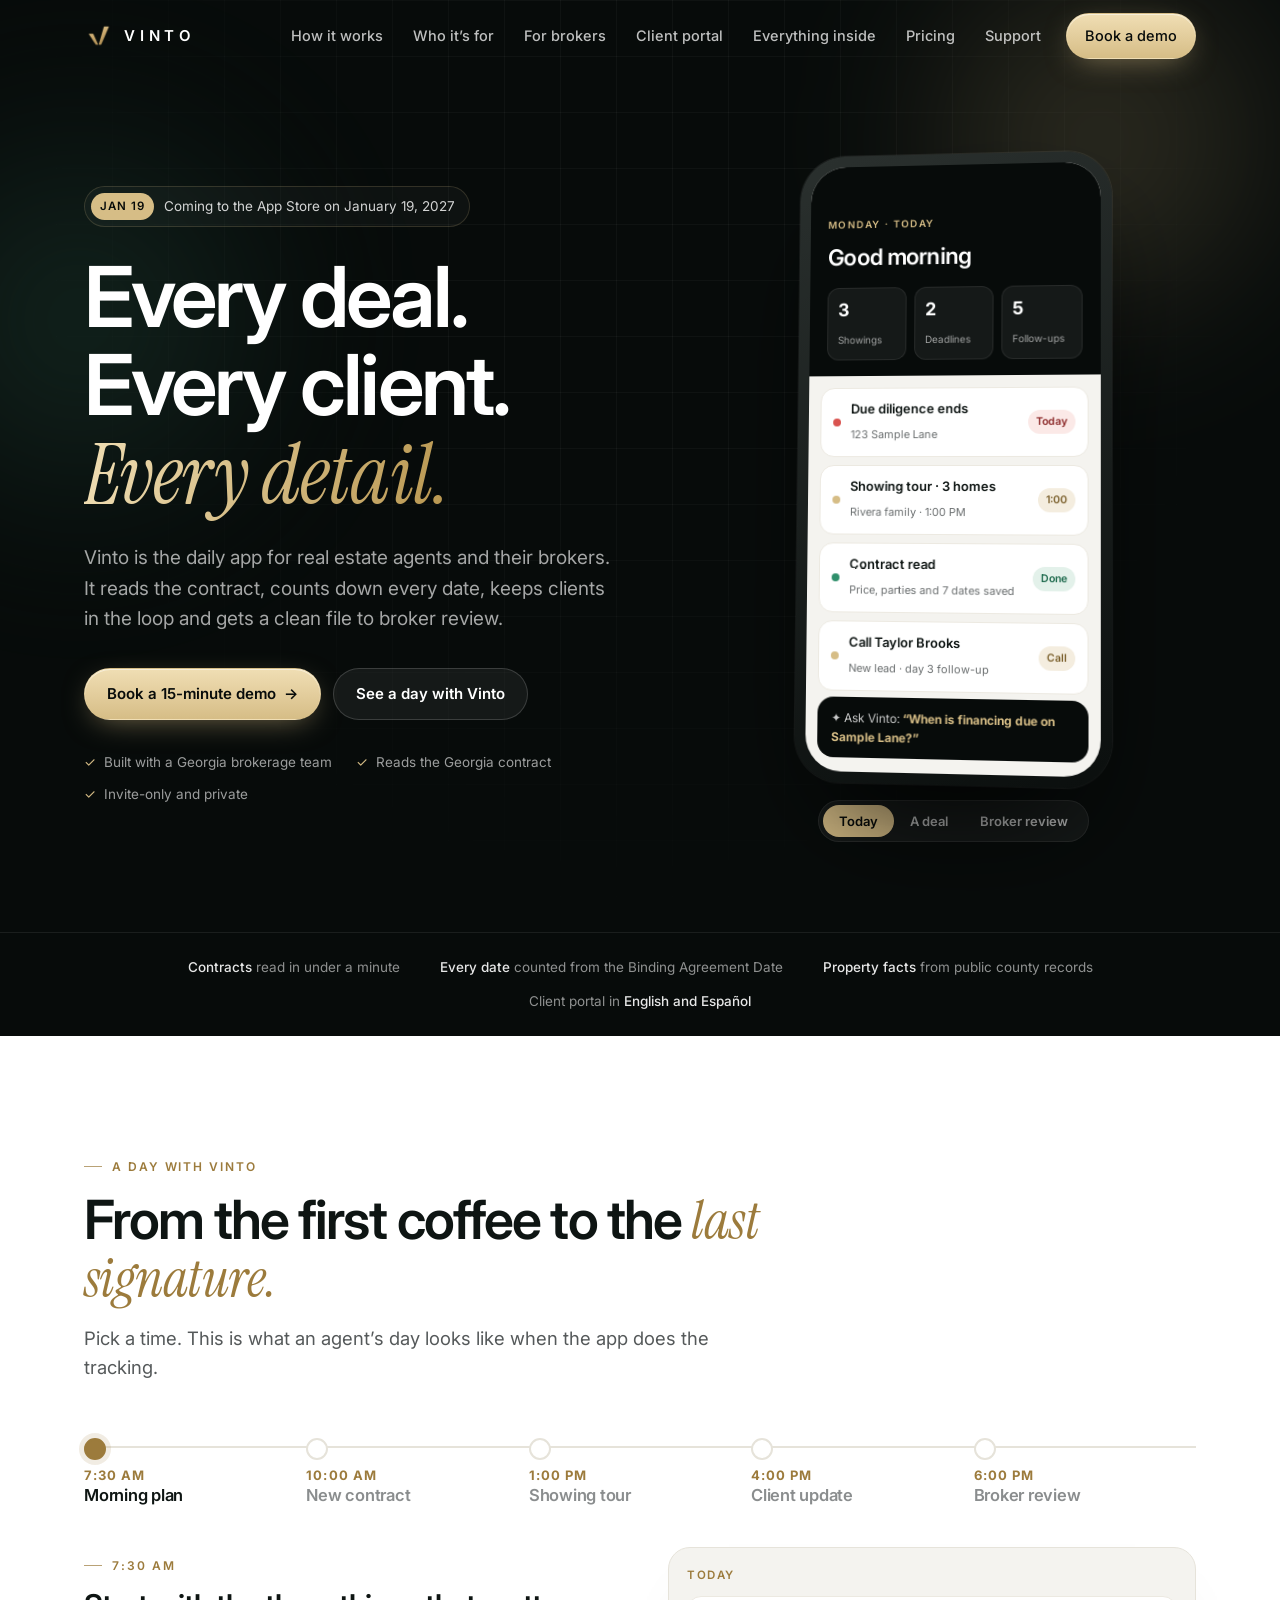
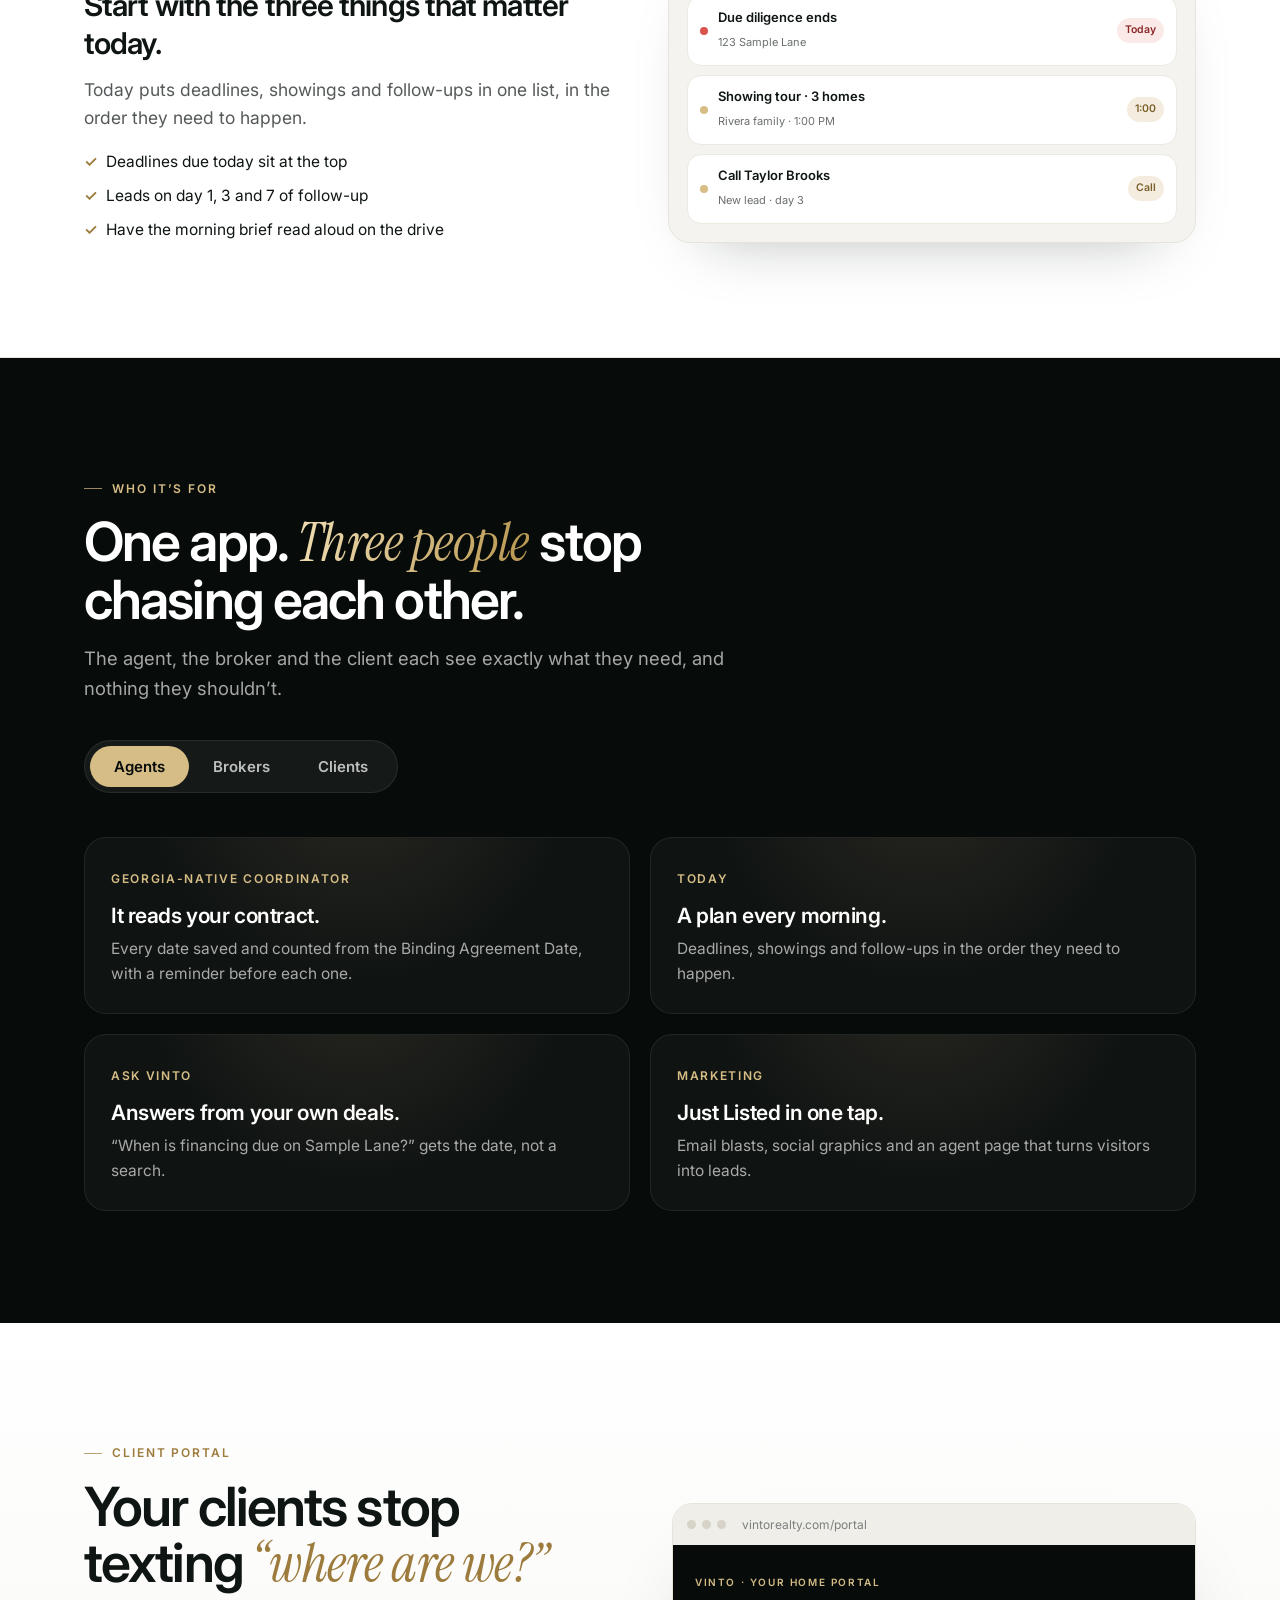
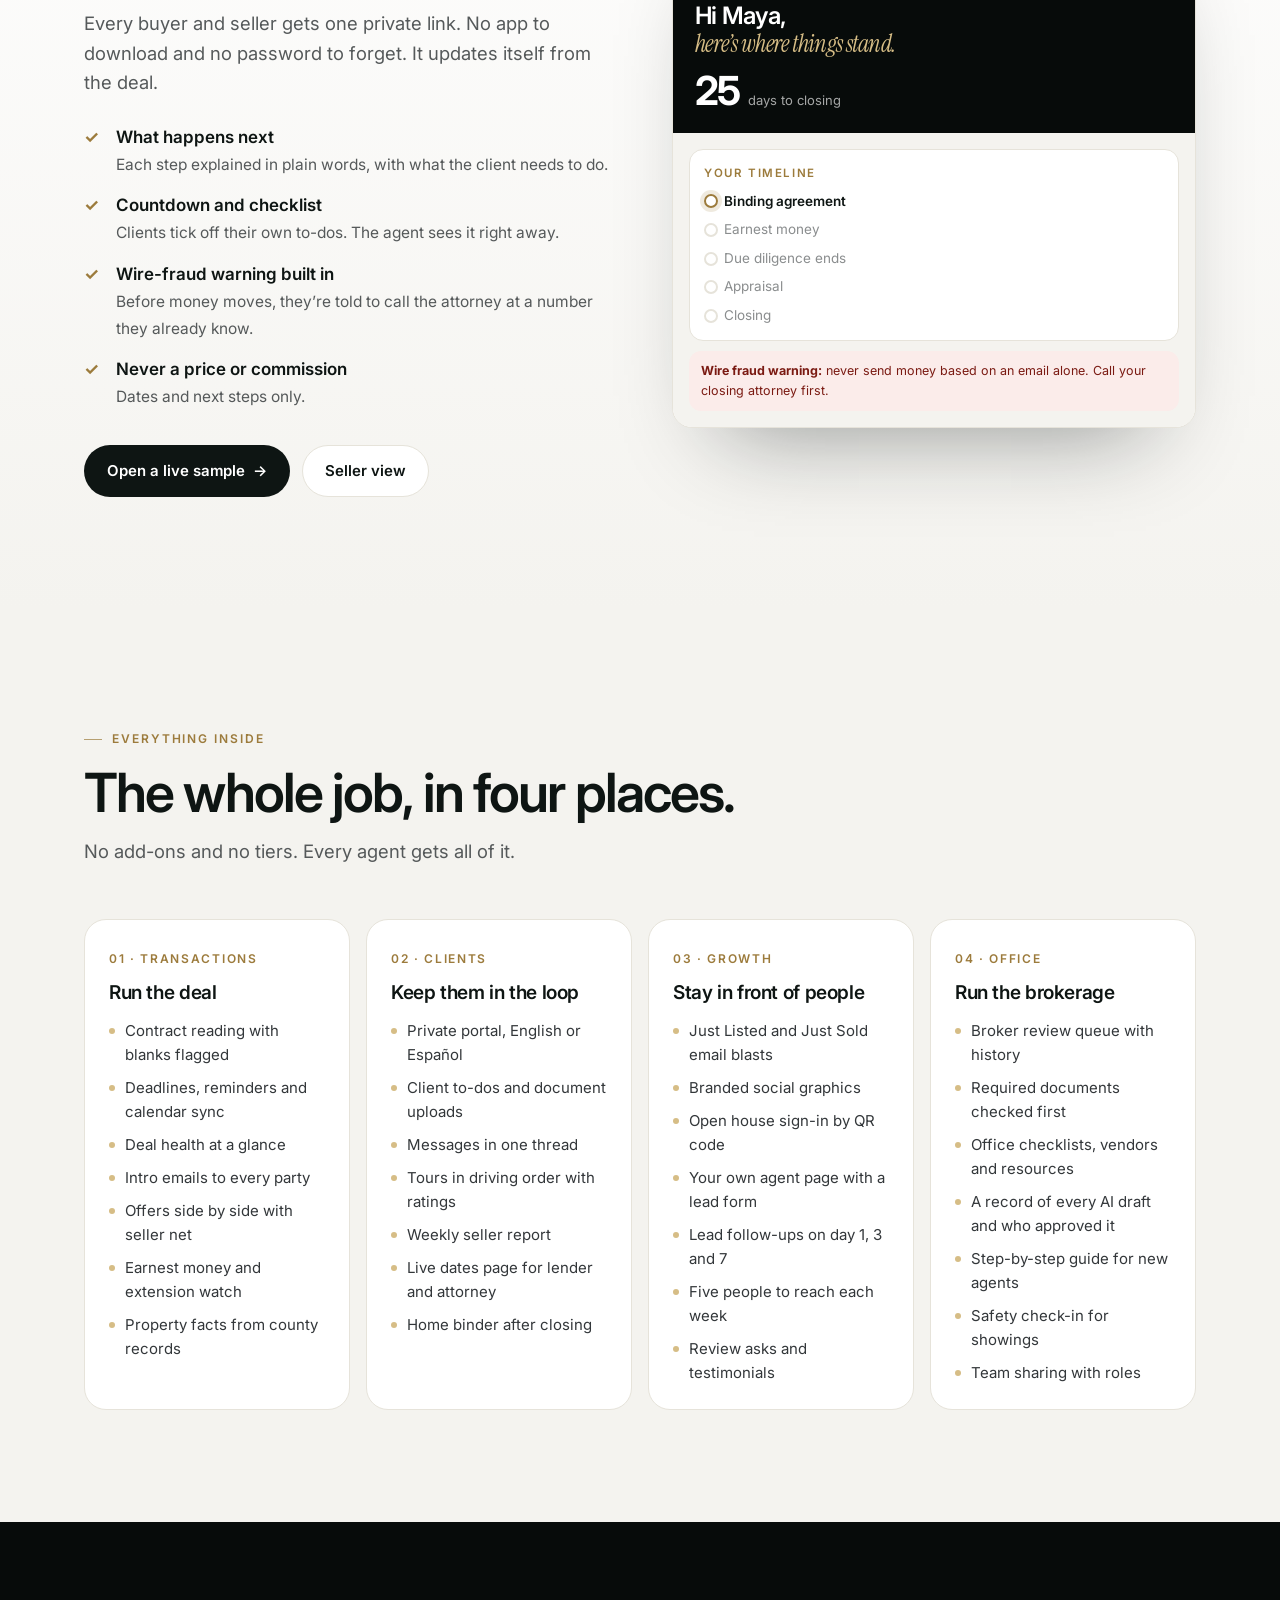
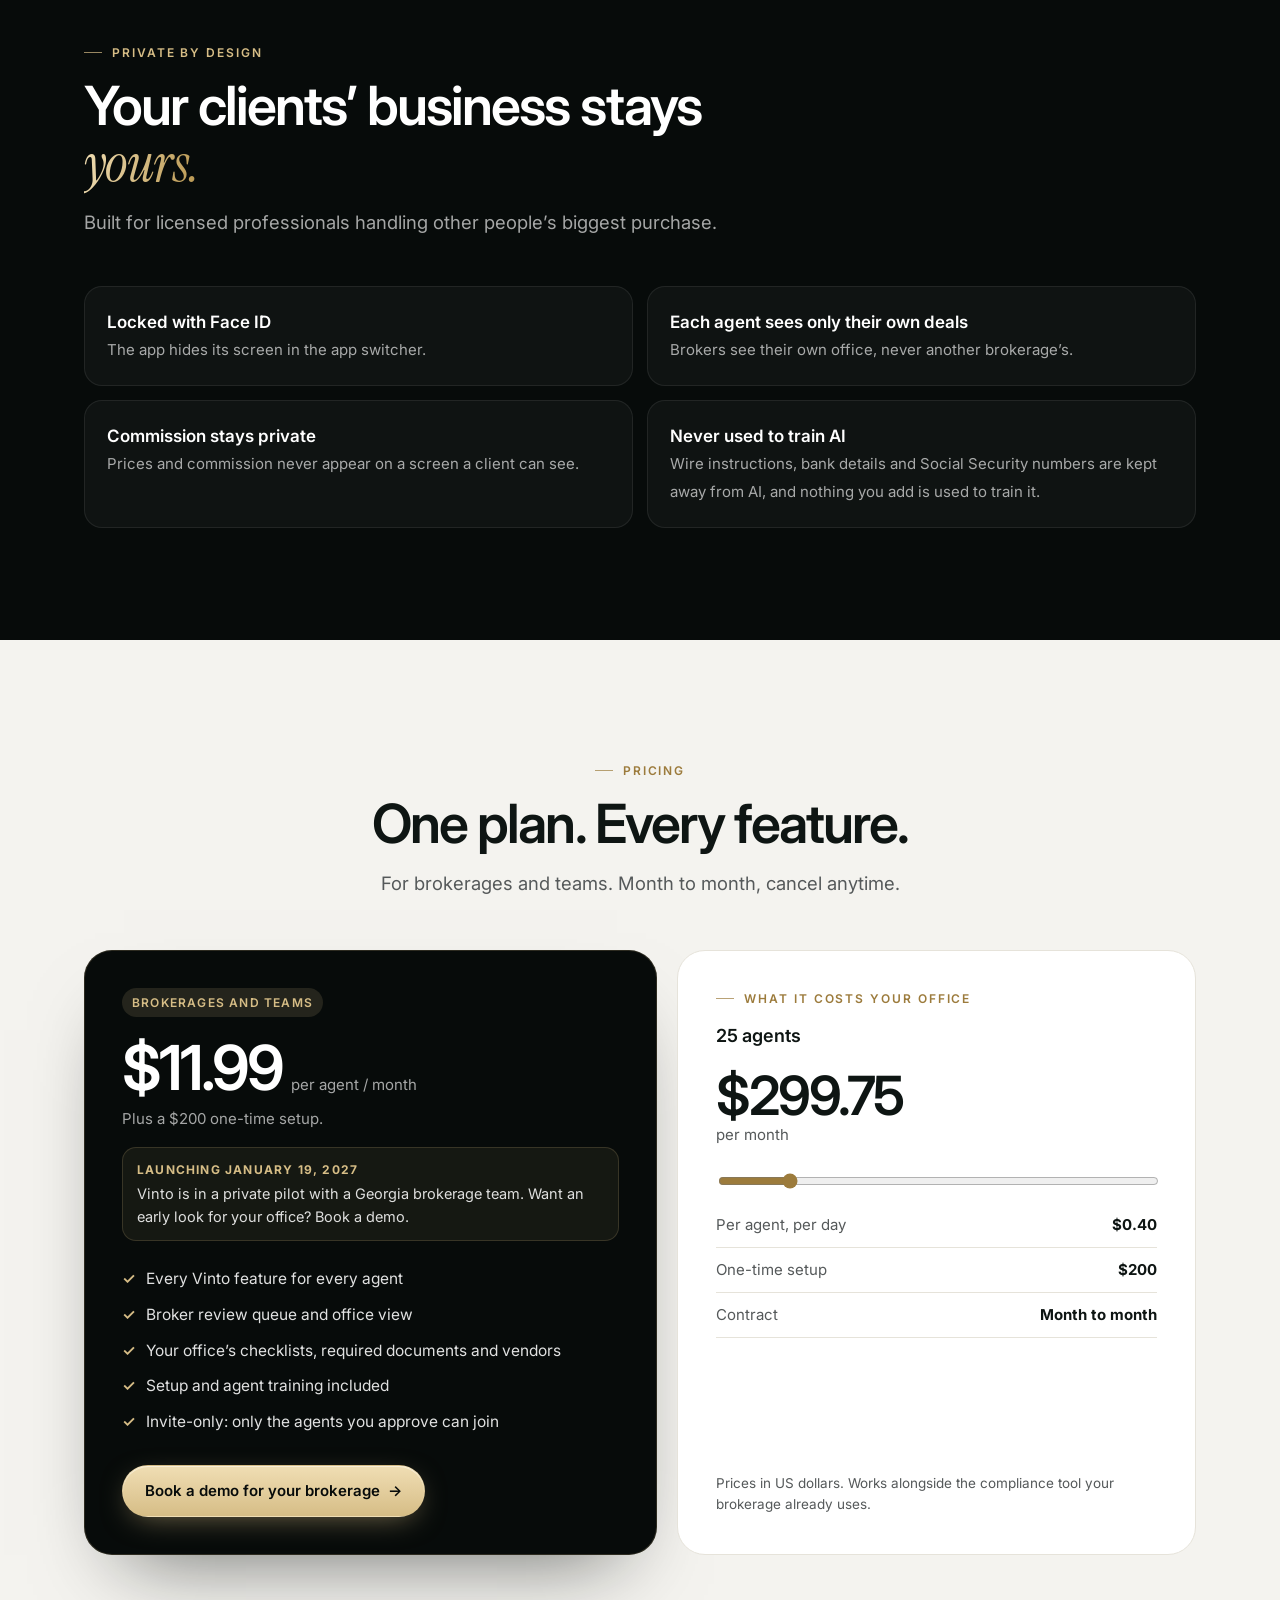
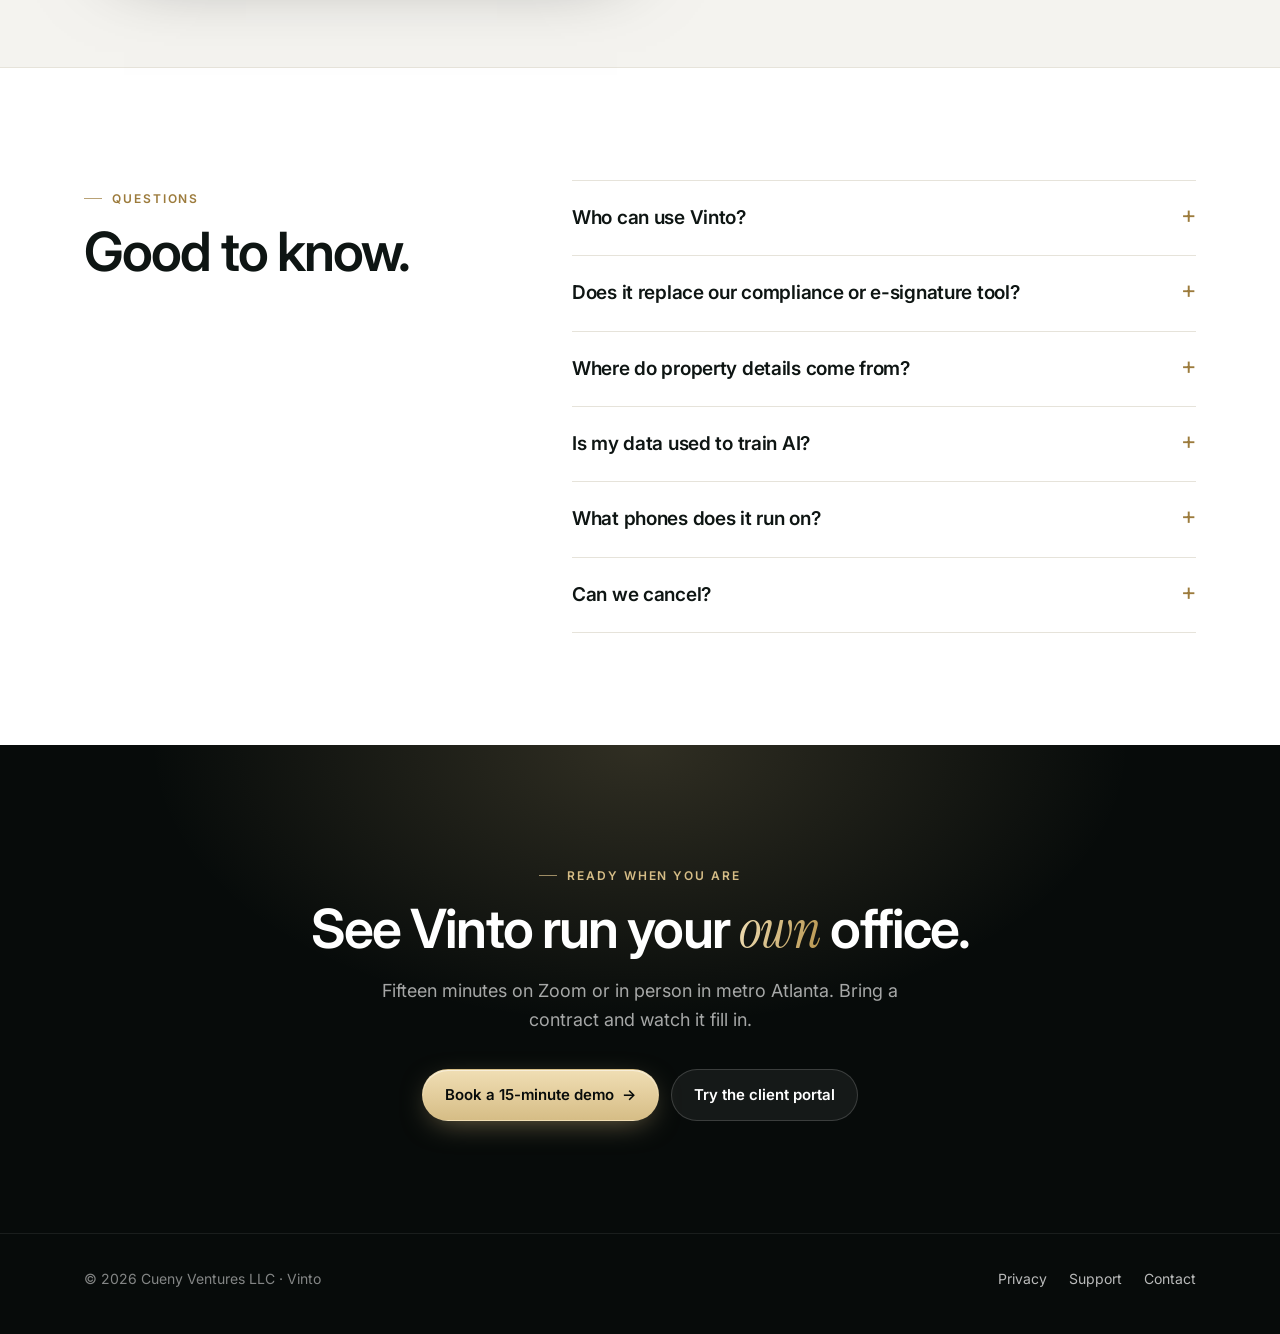
<file: index.html>
<!doctype html>
<html lang="en">
<head>
<meta charset="utf-8">
<link rel="canonical" href="https://vintorealty.com/">
<meta name="viewport" content="width=device-width, initial-scale=1, viewport-fit=cover">
<title>Vinto · Every deal. Every client. Every detail.</title>
<meta name="description" content="Vinto is the daily app for real estate agents and their brokers. It reads the Georgia contract, tracks every date, keeps clients in the loop with a private portal and gets a clean file to broker review.">
<meta property="og:title" content="Vinto · The daily app for real estate agents">
<meta property="og:description" content="Every deal. Every client. Every detail.">
<meta property="og:image" content="https://vintorealty.com/img/og.png">
<meta property="og:url" content="https://vintorealty.com/">
<meta property="og:type" content="website">
<meta name="twitter:card" content="summary_large_image">
<meta name="theme-color" content="#070B0A">
<link rel="icon" href="img/favicon.png">
<link rel="apple-touch-icon" href="img/apple-touch-icon.png">
<link rel="preconnect" href="https://fonts.googleapis.com">
<link rel="preconnect" href="https://fonts.gstatic.com" crossorigin>
<link href="https://fonts.googleapis.com/css2?family=Inter:wght@400;500;600;700&family=Instrument+Serif:ital@1&display=swap" rel="stylesheet">
<script type="application/ld+json">
{"@context":"https://schema.org","@type":"SoftwareApplication","name":"Vinto","operatingSystem":"iOS","applicationCategory":"BusinessApplication","description":"The daily app for real estate agents and brokers: transactions, deadlines, client portal and broker file review, built for Georgia brokerages.","url":"https://vintorealty.com/","offers":{"@type":"Offer","price":"11.99","priceCurrency":"USD","description":"Per agent per month for brokerages and teams"},"publisher":{"@type":"Organization","name":"Cueny Ventures LLC","url":"https://vintorealty.com/","email":"support@vintorealty.com"}}
</script>
<style>
:root{--ink:#0E1513;--obsidian:#070B0A;--champagne:#D6BD86;--champagne-2:#F0DEB4;--gold:#9C7B3C;--ivory:#F4F3EF;--line:#E6E3DA;--muted:#55595A;--muted-d:rgba(255,255,255,.64);--edge:rgba(214,189,134,.18);--edge-s:rgba(255,255,255,.08);--sans:"Inter",-apple-system,"Helvetica Neue",Arial,sans-serif;--serif:"Instrument Serif",Georgia,serif}
*{box-sizing:border-box}html{scroll-behavior:smooth;scroll-padding-top:84px}
body{margin:0;background:var(--ivory);color:var(--ink);font:17px/1.6 var(--sans);-webkit-font-smoothing:antialiased}
a{color:inherit}img{display:block;max-width:100%}p{margin:0}button{font-family:inherit}
.wrap{max-width:1160px;margin:0 auto;padding:0 24px}
h1,h2,h3{margin:0;font-weight:600;letter-spacing:-.035em;line-height:1.05}
h1{font-size:clamp(44px,7vw,84px)}h2{font-size:clamp(32px,4.4vw,54px)}h3{font-size:21px;letter-spacing:-.02em;line-height:1.25}
em.s{font-family:var(--serif);font-style:italic;font-weight:400;letter-spacing:-.01em;background:linear-gradient(100deg,var(--champagne-2),var(--champagne) 45%,#B8964F);-webkit-background-clip:text;background-clip:text;color:transparent}
.light em.s{background:none;color:var(--gold)}
.eyebrow{display:inline-flex;align-items:center;gap:10px;font-weight:600;font-size:12px;letter-spacing:.16em;text-transform:uppercase;color:var(--gold)}
.eyebrow::before{content:"";width:18px;height:1px;background:currentColor;opacity:.7}
.dark{background:var(--obsidian);color:#fff}.dark .eyebrow{color:var(--champagne)}
section{padding:112px 0}
.head{max-width:700px}.head h2{margin-top:16px}.head p{margin-top:16px;color:var(--muted);font-size:18.5px}.dark .head p{color:var(--muted-d)}
.center{text-align:center;margin-inline:auto}
:focus-visible{outline:2px solid var(--champagne);outline-offset:3px;border-radius:6px}

.top{position:fixed;inset:0 0 auto 0;z-index:50;transition:background .25s,border-color .25s;border-bottom:1px solid transparent}
.top.stuck{background:rgba(7,11,10,.82);backdrop-filter:blur(14px);-webkit-backdrop-filter:blur(14px);border-color:var(--edge-s)}
.top .wrap{display:flex;align-items:center;justify-content:space-between;height:72px}
.brand{display:flex;align-items:center;gap:10px;text-decoration:none;color:#fff}.brand img{width:30px;height:30px}.brand span{font-weight:600;font-size:15px;letter-spacing:.32em}
.nav{display:flex;gap:4px;align-items:center}
.nav a{color:rgba(255,255,255,.74);text-decoration:none;font-size:14.5px;font-weight:500;padding:8px 13px;border-radius:999px}
.nav a:hover{color:#fff;background:rgba(255,255,255,.07)}
.menu{display:none;background:none;border:1px solid var(--edge-s);color:#fff;border-radius:999px;padding:9px 14px;font-weight:600;font-size:14px}
.btn{display:inline-flex;align-items:center;justify-content:center;gap:8px;padding:13px 22px;border-radius:999px;font-weight:600;font-size:15px;text-decoration:none;border:1px solid transparent;cursor:pointer;transition:transform .15s,background .2s,box-shadow .2s;white-space:nowrap}
.btn:hover{transform:translateY(-1px)}
.btn-gold{background:linear-gradient(180deg,var(--champagne-2),var(--champagne));color:var(--obsidian)!important;box-shadow:0 8px 30px -10px rgba(214,189,134,.6),inset 0 1px 0 rgba(255,255,255,.5)}
.btn-glass{background:rgba(255,255,255,.06);border-color:rgba(255,255,255,.16);color:#fff}
.btn-ink{background:var(--ink);color:#fff}.btn-line{background:#fff;border-color:var(--line);color:var(--ink)}
.nav .btn{margin-left:8px;padding:10px 18px}

.hero{position:relative;overflow:hidden;background:var(--obsidian);color:#fff;padding:150px 0 90px}
.orb{position:absolute;border-radius:50%;filter:blur(70px);opacity:.55;pointer-events:none;animation:drift 18s ease-in-out infinite alternate}
.orb.a{width:520px;height:520px;right:-80px;top:-120px;background:radial-gradient(circle,rgba(214,189,134,.42),transparent 65%)}
.orb.b{width:560px;height:560px;left:-200px;top:40px;background:radial-gradient(circle,rgba(47,98,80,.6),transparent 65%);animation-delay:-6s}
@keyframes drift{to{transform:translate3d(40px,30px,0) scale(1.08)}}
.grid-bg{position:absolute;inset:0;background-image:linear-gradient(rgba(255,255,255,.035) 1px,transparent 1px),linear-gradient(90deg,rgba(255,255,255,.035) 1px,transparent 1px);background-size:56px 56px;-webkit-mask-image:radial-gradient(ellipse at 50% 25%,#000 25%,transparent 72%);mask-image:radial-gradient(ellipse at 50% 25%,#000 25%,transparent 72%)}
.hero .wrap{position:relative;z-index:2;display:grid;grid-template-columns:1.08fr .92fr;gap:56px;align-items:center}
.badge{display:inline-flex;align-items:center;gap:10px;padding:6px 14px 6px 6px;border-radius:999px;border:1px solid var(--edge);background:rgba(255,255,255,.03);font-size:13.5px;color:rgba(255,255,255,.82);text-decoration:none}
.badge b{font-weight:600;font-size:11.5px;letter-spacing:.08em;text-transform:uppercase;color:var(--obsidian);background:var(--champagne);padding:4px 9px;border-radius:999px}
.hero h1{margin-top:26px}.lede{margin-top:24px;max-width:540px;font-size:19px;color:var(--muted-d)}
.actions{margin-top:34px;display:flex;gap:12px;flex-wrap:wrap}
.proof{margin-top:32px;display:flex;gap:10px 24px;flex-wrap:wrap;font-size:13.5px;color:rgba(255,255,255,.6)}
.proof span::before{content:"✓";color:var(--champagne);margin-right:8px}

.device{justify-self:center;display:grid;gap:18px;justify-items:center}
.phone{width:316px;border-radius:46px;padding:11px;background:linear-gradient(160deg,#2a302e,#0b0f0e);box-shadow:0 60px 120px -30px rgba(0,0,0,.85),0 0 0 1px rgba(255,255,255,.08);transform:perspective(1400px) rotateY(var(--ry,-6deg)) rotateX(var(--rx,3deg));transition:transform .5s cubic-bezier(.2,.7,.2,1)}
.screen{border-radius:36px;overflow:hidden;background:var(--ivory);height:610px;position:relative;color:var(--ink)}
.view{position:absolute;inset:0;opacity:0;transform:translateY(10px);transition:opacity .45s,transform .45s;pointer-events:none}
.view.on{opacity:1;transform:none}
.bar{background:var(--obsidian);color:#fff;padding:44px 18px 16px}
.bar small{font-size:10px;letter-spacing:.14em;text-transform:uppercase;color:var(--champagne);font-weight:600}
.bar h4{margin:4px 0 0;font-size:23px;font-weight:600;letter-spacing:-.03em}
.stats{display:grid;grid-template-columns:repeat(3,1fr);gap:8px;margin-top:12px}
.stats div{background:rgba(255,255,255,.06);border:1px solid rgba(255,255,255,.08);border-radius:12px;padding:8px 10px}
.stats b{display:block;font-size:18px}.stats span{font-size:10px;color:rgba(255,255,255,.6)}
.stats b.ok{color:#5FD3A2}
.list{padding:12px 12px 0;display:grid;gap:8px}
.item{background:#fff;border:1px solid #ECE9E1;border-radius:14px;padding:10px 12px;display:grid;grid-template-columns:8px 1fr auto;gap:10px;align-items:center}
.item i{width:8px;height:8px;border-radius:50%;background:var(--champagne)}.item i.r{background:#D9534F}.item i.g{background:#2F8F6B}
.item b{display:block;font-size:13px;font-weight:600}.item span{font-size:11px;color:#6b6f70}
.item em{font-style:normal;font-size:10.5px;font-weight:600;padding:4px 8px;border-radius:999px;background:#F4EDDF;color:#7A5F2B}
.item em.ok{background:#E3F1EA;color:#1F6B4E}.item em.no{background:#FBE9E7;color:#8A2626}
.askbar{position:absolute;left:12px;right:12px;bottom:14px;background:var(--obsidian);color:rgba(255,255,255,.78);border-radius:16px;padding:11px 14px;font-size:12px}
.askbar b{color:var(--champagne)}
.seg{display:inline-flex;padding:4px;border-radius:999px;background:rgba(255,255,255,.06);border:1px solid var(--edge-s)}
.seg button{border:0;background:transparent;color:rgba(255,255,255,.7);font-weight:600;font-size:13px;padding:8px 16px;border-radius:999px;cursor:pointer}
.seg button[aria-selected=true]{background:var(--champagne);color:var(--obsidian)}

.strip{background:var(--obsidian);border-top:1px solid var(--edge-s);color:rgba(255,255,255,.55);padding:24px 0}
.strip .wrap{display:flex;justify-content:center;gap:12px 40px;flex-wrap:wrap;font-size:13.5px}
.strip b{color:rgba(255,255,255,.9);font-weight:500}

.day{background:#fff;border-bottom:1px solid var(--line)}
.rail{margin-top:52px;display:grid;grid-template-columns:repeat(5,1fr);position:relative}
.rail::before{content:"";position:absolute;left:0;right:0;top:11px;height:2px;background:var(--line)}
.rail .prog{position:absolute;left:0;top:11px;height:2px;background:var(--gold);width:0;transition:width .5s}
.stop{position:relative;background:none;border:0;text-align:left;padding:32px 12px 0 0;cursor:pointer;color:var(--muted)}
.stop::before{content:"";position:absolute;left:0;top:3px;width:18px;height:18px;border-radius:50%;background:#fff;border:2px solid var(--line);transition:.3s}
.stop[aria-selected=true]::before,.stop.past::before{border-color:var(--gold);background:var(--gold);box-shadow:0 0 0 5px rgba(156,123,60,.14)}
.stop b{display:block;font-size:13px;letter-spacing:.08em;text-transform:uppercase;color:var(--gold)}
.stop span{display:block;font-weight:600;font-size:16.5px;letter-spacing:-.015em;color:var(--ink);margin-top:2px}
.stop[aria-selected=false] span{color:#8a8d8e}
.stage{margin-top:40px;display:grid;grid-template-columns:1fr 1fr;gap:56px;align-items:center;min-height:300px}
.stage h3{font-size:30px;letter-spacing:-.03em}.stage p{margin-top:14px;color:var(--muted);font-size:17.5px}
.stage ul{margin:18px 0 0;padding:0;list-style:none;display:grid;gap:9px}
.stage li{display:grid;grid-template-columns:22px 1fr;font-size:15.5px}.stage li::before{content:"✓";color:var(--gold);font-weight:600}
.mock{background:var(--ivory);border:1px solid var(--line);border-radius:22px;padding:18px;display:grid;gap:9px;box-shadow:0 30px 60px -40px rgba(14,21,19,.35)}
.mk{font-size:11.5px;font-weight:600;letter-spacing:.14em;text-transform:uppercase;color:var(--gold);margin-bottom:2px}
.fade{animation:fade .45s both}@keyframes fade{from{opacity:0;transform:translateY(8px)}}

.tabs{display:inline-flex;padding:5px;border-radius:999px;background:rgba(255,255,255,.06);border:1px solid var(--edge-s);margin-top:36px}
.tabs button{border:0;background:transparent;color:rgba(255,255,255,.72);font-weight:600;font-size:15px;padding:11px 24px;border-radius:999px;cursor:pointer}
.tabs button[aria-selected=true]{background:var(--champagne);color:var(--obsidian)}
.aud{margin-top:44px;display:grid;grid-template-columns:1fr 1fr;gap:20px}
.card-d{background:rgba(255,255,255,.035);border:1px solid var(--edge-s);border-radius:22px;padding:26px;position:relative;overflow:hidden}
.card-d::after{content:"";position:absolute;inset:0;background:radial-gradient(360px circle at var(--mx,50%) var(--my,-40%),rgba(214,189,134,.13),transparent 60%);pointer-events:none}
.card-d .k{font-size:12px;font-weight:600;letter-spacing:.14em;text-transform:uppercase;color:var(--champagne)}
.card-d h3{margin-top:12px}.card-d p{margin-top:8px;color:var(--muted-d);font-size:15.5px}

.portal{background:linear-gradient(180deg,#fff,var(--ivory))}
.portal .wrap{display:grid;grid-template-columns:1fr 1fr;gap:64px;align-items:center}
.browser{background:#fff;border:1px solid var(--line);border-radius:20px;overflow:hidden;box-shadow:0 50px 90px -50px rgba(14,21,19,.45)}
.bbar{display:flex;align-items:center;gap:6px;padding:11px 14px;background:#F0EEE8;font-size:12px;color:#7b7f80}
.bbar i{width:9px;height:9px;border-radius:50%;background:#d7d3c8}.bbar span{margin-left:10px}
.pv-hero{background:var(--obsidian);color:#fff;padding:22px}
.pv-hero small{font-size:10px;letter-spacing:.16em;color:var(--champagne);font-weight:600}
.pv-hero h4{margin:8px 0 0;font-size:24px;font-weight:600;letter-spacing:-.03em;line-height:1.15}
.pv-hero h4 em{font-family:var(--serif);font-weight:400;color:var(--champagne)}
.count{margin-top:14px;display:flex;align-items:baseline;gap:8px}.count b{font-size:40px;letter-spacing:-.04em;line-height:1}.count span{font-size:13px;color:var(--muted-d)}
.pv-body{padding:16px;display:grid;gap:10px;background:var(--ivory)}
.pv-card{background:#fff;border:1px solid var(--line);border-radius:14px;padding:14px}
.steps{list-style:none;margin:8px 0 0;padding:0;display:grid;gap:7px;font-size:13.5px}
.steps li{display:grid;grid-template-columns:20px 1fr;align-items:center;color:#8a8d8e}
.steps li::before{content:"";width:10px;height:10px;border-radius:50%;border:2px solid var(--line)}
.steps li.done{color:var(--ink)}.steps li.done::before{background:var(--gold);border-color:var(--gold)}
.steps li.next{color:var(--ink);font-weight:600}.steps li.next::before{border-color:var(--gold);box-shadow:0 0 0 4px rgba(156,123,60,.16)}
.warn{background:#FBECEA;color:#7A1A12;border-radius:12px;padding:10px 12px;font-size:12.5px}
.points{margin:26px 0 0;padding:0;list-style:none;display:grid;gap:14px}
.points li{display:grid;grid-template-columns:26px 1fr;gap:6px}.points li::before{content:"✓";color:var(--gold);font-weight:700}
.points b{display:block;font-weight:600}.points span{color:var(--muted);font-size:15.5px}

.index{display:grid;grid-template-columns:repeat(4,1fr);gap:16px;margin-top:52px}
.col{background:#fff;border:1px solid var(--line);border-radius:22px;padding:24px}
.col .k{font-size:12px;font-weight:600;letter-spacing:.14em;text-transform:uppercase;color:var(--gold)}
.col h3{margin-top:10px;font-size:19px}
.col ul{margin:14px 0 0;padding:0;list-style:none;display:grid;gap:9px;font-size:15px;color:#33373A}
.col li{padding-left:16px;position:relative}.col li::before{content:"";position:absolute;left:0;top:.62em;width:6px;height:6px;border-radius:50%;background:var(--champagne)}

.checks{display:grid;grid-template-columns:1fr 1fr;gap:14px;margin-top:48px}
.check{padding:22px;border-radius:18px;background:rgba(255,255,255,.035);border:1px solid var(--edge-s)}
.check b{display:block;font-weight:600}.check span{color:var(--muted-d);font-size:15px}

.price-grid{margin-top:52px;display:grid;grid-template-columns:1.05fr .95fr;gap:20px;align-items:stretch}
.plan{background:var(--obsidian);color:#fff;border-radius:28px;padding:38px;box-shadow:0 40px 80px -40px rgba(7,11,10,.6),inset 0 0 0 1px var(--edge)}
.tag{display:inline-block;font-size:12px;font-weight:600;letter-spacing:.1em;text-transform:uppercase;padding:5px 10px;border-radius:999px;background:rgba(214,189,134,.14);color:var(--champagne)}
.amount{font-size:62px;font-weight:600;letter-spacing:-.05em;line-height:1}.per{color:var(--muted-d);font-size:15px}
.plan ul{list-style:none;padding:0;margin:26px 0 30px;display:grid;gap:11px}
.plan li{font-size:15.5px;display:grid;grid-template-columns:24px 1fr;color:rgba(255,255,255,.88)}.plan li::before{content:"✓";color:var(--champagne);font-weight:600}
.note-d{margin-top:16px;padding:12px 14px;border-radius:14px;border:1px solid var(--edge);background:rgba(214,189,134,.07);font-size:14.5px;color:rgba(255,255,255,.86)}
.note-d b{color:var(--champagne);font-size:12px;letter-spacing:.1em;text-transform:uppercase;display:block;margin-bottom:2px}
.calc{background:#fff;border:1px solid var(--line);border-radius:28px;padding:38px;display:flex;flex-direction:column}
.calc output{font-size:54px;font-weight:600;letter-spacing:-.045em;line-height:1;display:block;margin-top:18px}
.calc input[type=range]{width:100%;margin-top:26px;accent-color:var(--gold)}
.calc .rows{margin-top:22px;display:grid;gap:10px;font-size:15px}
.calc .rows div{display:flex;justify-content:space-between;gap:12px;padding-bottom:10px;border-bottom:1px solid var(--line)}
.calc .rows span{color:var(--muted)}
.fine{margin-top:auto;padding-top:18px;color:var(--muted);font-size:13.5px}

.faq{background:#fff;border-top:1px solid var(--line)}
.faq .wrap{display:grid;grid-template-columns:.8fr 1.2fr;gap:72px}
details{border-bottom:1px solid var(--line);padding:22px 0}details:first-child{border-top:1px solid var(--line)}
summary{cursor:pointer;list-style:none;font-size:19px;font-weight:600;letter-spacing:-.015em;display:flex;justify-content:space-between;gap:20px}
summary::-webkit-details-marker{display:none}
summary::after{content:"+";color:var(--gold);font-weight:400;font-size:24px;line-height:1;transition:transform .2s}
details[open] summary::after{transform:rotate(45deg)}
details p{margin-top:12px;color:var(--muted);font-size:16px}

.cta{text-align:center;position:relative;overflow:hidden}
.cta::before{content:"";position:absolute;inset:0;background:radial-gradient(700px 400px at 50% 0%,rgba(214,189,134,.2),transparent 70%)}
.cta .wrap{position:relative}.cta h2{max-width:780px;margin:16px auto 0}.cta p{margin:18px auto 0;max-width:540px;color:var(--muted-d);font-size:18px}
.cta .actions{justify-content:center}
footer{background:var(--obsidian);color:rgba(255,255,255,.5);padding:34px 0 44px;font-size:14px;border-top:1px solid var(--edge-s)}
footer .wrap{display:flex;justify-content:space-between;gap:20px;flex-wrap:wrap;align-items:center}
footer nav{display:flex;gap:22px;flex-wrap:wrap}footer a{color:rgba(255,255,255,.72);text-decoration:none}footer a:hover{color:var(--champagne)}

.reveal{opacity:0;transform:translateY(18px);transition:opacity .7s,transform .7s;transition-delay:var(--d,0s)}.reveal.in{opacity:1;transform:none}

@media (max-width:980px){
  .hero .wrap,.stage,.portal .wrap,.price-grid,.faq .wrap{grid-template-columns:1fr;gap:44px}
  .index{grid-template-columns:1fr 1fr}.phone{transform:none}
  .menu{display:inline-flex}.nav{position:absolute;top:72px;left:16px;right:16px;flex-direction:column;align-items:stretch;background:rgba(7,11,10,.97);border:1px solid var(--edge-s);border-radius:20px;padding:10px;display:none}
  .nav.open{display:flex}.nav a{padding:12px 14px}.nav .btn{margin:6px 0 0}
}
@media (max-width:680px){
  body{font-size:16px}.wrap{padding:0 18px}section{padding:80px 0}.hero{padding:120px 0 64px}
  .rail{grid-template-columns:1fr;gap:4px}.rail::before,.rail .prog{display:none}
  .stop{padding:10px 0 10px 30px}.stop::before{top:13px}
  .aud,.checks,.index{grid-template-columns:1fr}.tabs button{padding:10px 16px;font-size:14px}
  .plan,.calc{padding:26px}.amount{font-size:52px}.phone{width:292px}.screen{height:570px}
}
@media (prefers-reduced-motion:reduce){*{animation:none!important;transition:none!important}.reveal{opacity:1;transform:none}html{scroll-behavior:auto}}
</style>
</head>
<body>

<header class="top" id="top">
  <div class="wrap">
    <a class="brand" href="./"><img src="img/mark.png" alt=""><span>VINTO</span></a>
    <button class="menu" type="button" aria-expanded="false" aria-controls="nav">Menu</button>
    <nav class="nav" id="nav">
      <a href="#day">How it works</a>
      <a href="#who">Who it’s for</a>
      <a href="brokers.html">For brokers</a>
      <a href="#portal">Client portal</a>
      <a href="#inside">Everything inside</a>
      <a href="#pricing">Pricing</a>
      <a href="support.html">Support</a>
      <a class="btn btn-gold" data-plan="demo" href="#">Book a demo</a>
    </nav>
  </div>
</header>

<main>
<section class="hero">
  <div class="orb a" aria-hidden="true"></div><div class="orb b" aria-hidden="true"></div><div class="grid-bg" aria-hidden="true"></div>
  <div class="wrap">
    <div>
      <a class="badge" href="#pricing"><b id="launchTag">Jan 19</b> <span id="launchText">Coming to the App Store on January 19, 2027</span></a>
      <h1>Every deal.<br>Every client.<br><em class="s">Every detail.</em></h1>
      <p class="lede">Vinto is the daily app for real estate agents and their brokers. It reads the contract, counts down every date, keeps clients in the loop and gets a clean file to broker review.</p>
      <div class="actions">
        <a class="btn btn-gold" data-plan="demo" href="#">Book a 15-minute demo <span aria-hidden="true">→</span></a>
        <a class="btn btn-glass" href="#day">See a day with Vinto</a>
      </div>
      <div class="proof"><span>Built with a Georgia brokerage team</span><span>Reads the Georgia contract</span><span>Invite-only and private</span></div>
    </div>
    <div class="device">
      <div class="phone" id="phone" aria-hidden="true">
        <div class="screen">
          <div class="view on" data-view="today">
            <div class="bar"><small>Monday · Today</small><h4>Good morning</h4>
              <div class="stats"><div><b>3</b><span>Showings</span></div><div><b>2</b><span>Deadlines</span></div><div><b>5</b><span>Follow-ups</span></div></div></div>
            <div class="list">
              <div class="item"><i class="r"></i><div><b>Due diligence ends</b><span>123 Sample Lane</span></div><em class="no">Today</em></div>
              <div class="item"><i></i><div><b>Showing tour · 3 homes</b><span>Rivera family · 1:00 PM</span></div><em>1:00</em></div>
              <div class="item"><i class="g"></i><div><b>Contract read</b><span>Price, parties and 7 dates saved</span></div><em class="ok">Done</em></div>
              <div class="item"><i></i><div><b>Call Taylor Brooks</b><span>New lead · day 3 follow-up</span></div><em>Call</em></div>
            </div>
            <div class="askbar">✦ Ask Vinto: <b>“When is financing due on Sample Lane?”</b></div>
          </div>
          <div class="view" data-view="deal">
            <div class="bar"><small>Under contract · Buyer</small><h4>123 Sample Lane</h4>
              <div class="stats"><div><b>25</b><span>Days to close</span></div><div><b>7</b><span>Dates saved</span></div><div><b class="ok">●</b><span>Deal health</span></div></div></div>
            <div class="list">
              <div class="item"><i class="g"></i><div><b>Binding Agreement Date</b><span>Every date counts from here</span></div><em class="ok">Nov 30</em></div>
              <div class="item"><i class="r"></i><div><b>Due diligence ends</b><span>Reminder set for the day before</span></div><em class="no">Dec 10</em></div>
              <div class="item"><i></i><div><b>Financing</b><span>Lender sees this date live</span></div><em>Dec 21</em></div>
              <div class="item"><i></i><div><b>Closing</b><span>Client portal counts it down</span></div><em>Dec 30</em></div>
            </div>
            <div class="askbar">✦ Intro emails drafted for the <b>lender and attorney</b></div>
          </div>
          <div class="view" data-view="review">
            <div class="bar"><small>Broker · File review</small><h4>Ready for review</h4>
              <div class="stats"><div><b>4</b><span>Waiting</span></div><div><b>11</b><span>Docs checked</span></div><div><b>2</b><span>Sent back</span></div></div></div>
            <div class="list">
              <div class="item"><i class="g"></i><div><b>48 Magnolia Ct</b><span>All required documents in</span></div><em class="ok">Approve</em></div>
              <div class="item"><i class="r"></i><div><b>123 Sample Lane</b><span>Missing: seller disclosure</span></div><em class="no">Send back</em></div>
              <div class="item"><i class="g"></i><div><b>9 Willow Bend</b><span>Approved Friday · history saved</span></div><em class="ok">Done</em></div>
              <div class="item"><i></i><div><b>77 Cedar Row</b><span>Submitted this morning</span></div><em>New</em></div>
            </div>
            <div class="askbar">✦ Every decision keeps a <b>dated history</b></div>
          </div>
        </div>
      </div>
      <div class="seg" role="tablist" aria-label="App screens" id="seg">
        <button role="tab" aria-selected="true" data-go="today">Today</button>
        <button role="tab" aria-selected="false" data-go="deal">A deal</button>
        <button role="tab" aria-selected="false" data-go="review">Broker review</button>
      </div>
    </div>
  </div>
</section>

<div class="strip"><div class="wrap"><span><b>Contracts</b> read in under a minute</span><span><b>Every date</b> counted from the Binding Agreement Date</span><span><b>Property facts</b> from public county records</span><span>Client portal in <b>English and Español</b></span></div></div>

<section class="day light" id="day">
  <div class="wrap">
    <div class="head">
      <span class="eyebrow">A day with Vinto</span>
      <h2>From the first coffee to the <em class="s">last signature.</em></h2>
      <p>Pick a time. This is what an agent’s day looks like when the app does the tracking.</p>
    </div>
    <div class="rail" role="tablist" aria-label="Times of day" id="rail"><div class="prog" id="prog"></div></div>
    <div class="stage" id="stage" aria-live="polite"></div>
  </div>
</section>

<section class="dark" id="who">
  <div class="wrap">
    <div class="head">
      <span class="eyebrow">Who it’s for</span>
      <h2>One app. <em class="s">Three people</em> stop chasing each other.</h2>
      <p>The agent, the broker and the client each see exactly what they need, and nothing they shouldn’t.</p>
    </div>
    <div class="tabs" role="tablist" aria-label="Audience" id="tabs">
      <button role="tab" aria-selected="true" data-who="agents">Agents</button>
      <button role="tab" aria-selected="false" data-who="brokers">Brokers</button>
      <button role="tab" aria-selected="false" data-who="clients">Clients</button>
    </div>
    <div class="aud" id="aud"></div>
  </div>
</section>

<section class="portal light" id="portal">
  <div class="wrap">
    <div>
      <span class="eyebrow">Client portal</span>
      <h2 style="margin-top:16px">Your clients stop texting <em class="s">“where are we?”</em></h2>
      <p style="margin-top:16px;color:var(--muted);font-size:18.5px">Every buyer and seller gets one private link. No app to download and no password to forget. It updates itself from the deal.</p>
      <ul class="points">
        <li><div><b>What happens next</b><span>Each step explained in plain words, with what the client needs to do.</span></div></li>
        <li><div><b>Countdown and checklist</b><span>Clients tick off their own to-dos. The agent sees it right away.</span></div></li>
        <li><div><b>Wire-fraud warning built in</b><span>Before money moves, they’re told to call the attorney at a number they already know.</span></div></li>
        <li><div><b>Never a price or commission</b><span>Dates and next steps only.</span></div></li>
      </ul>
      <div class="actions">
        <a class="btn btn-ink" href="portal.html#demo=buyer" target="_blank" rel="noopener">Open a live sample <span aria-hidden="true">→</span></a>
        <a class="btn btn-line" href="portal.html#demo=seller" target="_blank" rel="noopener">Seller view</a>
      </div>
    </div>
    <div class="browser reveal" aria-hidden="true">
      <div class="bbar"><i></i><i></i><i></i><span>vintorealty.com/portal</span></div>
      <div class="pv-hero"><small>VINTO · YOUR HOME PORTAL</small><h4>Hi Maya,<br><em>here’s where things stand.</em></h4><div class="count"><b id="count">0</b><span>days to closing</span></div></div>
      <div class="pv-body">
        <div class="pv-card"><div class="mk">Your timeline</div>
          <ol class="steps" id="steps"><li>Binding agreement</li><li>Earnest money</li><li>Due diligence ends</li><li>Appraisal</li><li>Closing</li></ol></div>
        <div class="warn"><b>Wire fraud warning:</b> never send money based on an email alone. Call your closing attorney first.</div>
      </div>
    </div>
  </div>
</section>

<section id="inside" class="light">
  <div class="wrap">
    <div class="head">
      <span class="eyebrow">Everything inside</span>
      <h2>The whole job, in four places.</h2>
      <p>No add-ons and no tiers. Every agent gets all of it.</p>
    </div>
    <div class="index">
      <div class="col reveal"><span class="k">01 · Transactions</span><h3>Run the deal</h3><ul><li>Contract reading with blanks flagged</li><li>Deadlines, reminders and calendar sync</li><li>Deal health at a glance</li><li>Intro emails to every party</li><li>Offers side by side with seller net</li><li>Earnest money and extension watch</li><li>Property facts from county records</li></ul></div>
      <div class="col reveal" style="--d:.07s"><span class="k">02 · Clients</span><h3>Keep them in the loop</h3><ul><li>Private portal, English or Español</li><li>Client to-dos and document uploads</li><li>Messages in one thread</li><li>Tours in driving order with ratings</li><li>Weekly seller report</li><li>Live dates page for lender and attorney</li><li>Home binder after closing</li></ul></div>
      <div class="col reveal" style="--d:.14s"><span class="k">03 · Growth</span><h3>Stay in front of people</h3><ul><li>Just Listed and Just Sold email blasts</li><li>Branded social graphics</li><li>Open house sign-in by QR code</li><li>Your own agent page with a lead form</li><li>Lead follow-ups on day 1, 3 and 7</li><li>Five people to reach each week</li><li>Review asks and testimonials</li></ul></div>
      <div class="col reveal" style="--d:.21s"><span class="k">04 · Office</span><h3>Run the brokerage</h3><ul><li>Broker review queue with history</li><li>Required documents checked first</li><li>Office checklists, vendors and resources</li><li>A record of every AI draft and who approved it</li><li>Step-by-step guide for new agents</li><li>Safety check-in for showings</li><li>Team sharing with roles</li></ul></div>
    </div>
  </div>
</section>

<section class="dark" id="privacy">
  <div class="wrap">
    <div class="head">
      <span class="eyebrow">Private by design</span>
      <h2>Your clients’ business stays <em class="s">yours.</em></h2>
      <p>Built for licensed professionals handling other people’s biggest purchase.</p>
    </div>
    <div class="checks">
      <div class="check reveal"><b>Locked with Face ID</b><span>The app hides its screen in the app switcher.</span></div>
      <div class="check reveal"><b>Each agent sees only their own deals</b><span>Brokers see their own office, never another brokerage’s.</span></div>
      <div class="check reveal"><b>Commission stays private</b><span>Prices and commission never appear on a screen a client can see.</span></div>
      <div class="check reveal"><b>Never used to train AI</b><span>Wire instructions, bank details and Social Security numbers are kept away from AI, and nothing you add is used to train it.</span></div>
    </div>
  </div>
</section>

<section id="pricing" class="light">
  <div class="wrap">
    <div class="head center">
      <span class="eyebrow">Pricing</span>
      <h2>One plan. Every feature.</h2>
      <p>For brokerages and teams. Month to month, cancel anytime.</p>
    </div>
    <div class="price-grid">
      <div class="plan reveal">
        <span class="tag">Brokerages and teams</span>
        <div style="margin-top:20px;display:flex;align-items:baseline;gap:10px"><span class="amount">$11.99</span><span class="per">per agent / month</span></div>
        <p class="per" style="margin-top:8px">Plus a $200 one-time setup.</p>
        <div class="note-d" id="status"><b>Launching January 19, 2027</b>Vinto is in a private pilot with a Georgia brokerage team. Want an early look for your office? Book a demo.</div>
        <ul>
          <li>Every Vinto feature for every agent</li>
          <li>Broker review queue and office view</li>
          <li>Your office’s checklists, required documents and vendors</li>
          <li>Setup and agent training included</li>
          <li>Invite-only: only the agents you approve can join</li>
        </ul>
        <a class="btn btn-gold" data-plan="brokerage" href="#">Book a demo for your brokerage <span aria-hidden="true">→</span></a>
      </div>
      <div class="calc reveal" style="--d:.08s">
        <span class="eyebrow">What it costs your office</span>
        <label for="agents" style="margin-top:14px;font-weight:600;font-size:18px"><span id="n">25</span> agents</label>
        <output id="total" for="agents">$299.75</output>
        <span style="color:var(--muted);font-size:15px">per month</span>
        <input type="range" id="agents" min="3" max="150" value="25" step="1">
        <div class="rows">
          <div><span>Per agent, per day</span><b id="perday">$0.40</b></div>
          <div><span>One-time setup</span><b>$200</b></div>
          <div><span>Contract</span><b>Month to month</b></div>
        </div>
        <p class="fine">Prices in US dollars. Works alongside the compliance tool your brokerage already uses.</p>
      </div>
    </div>
  </div>
</section>

<section class="faq light">
  <div class="wrap">
    <div class="head"><span class="eyebrow">Questions</span><h2>Good to know.</h2></div>
    <div>
      <details><summary>Who can use Vinto?</summary><p>Licensed real estate agents and brokers at brokerages and teams that sign up. Accounts are invite-only: the broker approves each agent.</p></details>
      <details><summary>Does it replace our compliance or e-signature tool?</summary><p>No. Vinto is the agent’s daily app and works alongside the tools your brokerage already uses. It prepares Georgia forms with signature boxes for DocuSign and gets a complete file ready for broker review.</p></details>
      <details><summary>Where do property details come from?</summary><p>From the documents the agent adds and from public county tax records. Vinto is not connected to an MLS.</p></details>
      <details><summary>Is my data used to train AI?</summary><p>No. The AI that reads contracts runs under commercial terms that forbid training on your data, and sensitive documents like wire instructions and bank statements are kept away from it.</p></details>
      <details><summary>What phones does it run on?</summary><p>iPhone. The client portal works in any browser, on any phone or computer.</p></details>
      <details><summary>Can we cancel?</summary><p>Anytime. Plans are month to month. Your data is yours: ask and we’ll send you a copy or delete it.</p></details>
    </div>
  </div>
</section>

<section class="dark cta">
  <div class="wrap">
    <span class="eyebrow">Ready when you are</span>
    <h2>See Vinto run your <em class="s">own</em> office.</h2>
    <p>Fifteen minutes on Zoom or in person in metro Atlanta. Bring a contract and watch it fill in.</p>
    <div class="actions"><a class="btn btn-gold" data-plan="demo" href="#">Book a 15-minute demo <span aria-hidden="true">→</span></a><a class="btn btn-glass" href="portal.html#demo=buyer" target="_blank" rel="noopener">Try the client portal</a></div>
  </div>
</section>
</main>

<footer>
  <div class="wrap">
    <p>© <span id="y">2026</span> Cueny Ventures LLC · Vinto</p>
    <nav><a href="privacy.html">Privacy</a><a href="support.html">Support</a><a href="mailto:support@vintorealty.com">Contact</a></nav>
  </div>
</footer>

<script>
(function () {
  var still = matchMedia('(prefers-reduced-motion: reduce)').matches;
  var $ = function (s, r) { return (r || document).querySelector(s); }, $$ = function (s, r) { return [].slice.call((r || document).querySelectorAll(s)); };

  // Demo and brokerage buttons open an email until booking links exist. Paste links into LINKS.
  var LINKS = { demo: '', brokerage: '' }, EMAIL = 'support@vintorealty.com';
  var SUBJECT = { demo: 'Vinto demo', brokerage: 'Vinto for my brokerage' };
  var BODY = { demo: 'Hi Hudson,\n\nI’d like a 15-minute Vinto demo.\n\nName:\nBrokerage:\nNumber of agents:\nBest times:\n', brokerage: 'Hi Hudson,\n\nI’d like to see Vinto for our brokerage.\n\nBrokerage name:\nNumber of agents:\nBest phone:\nBest times:\n' };
  $$('[data-plan]').forEach(function (a) { var p = a.dataset.plan; a.href = LINKS[p] || 'mailto:' + EMAIL + '?subject=' + encodeURIComponent(SUBJECT[p]) + '&body=' + encodeURIComponent(BODY[p]); });
  $('#y').textContent = new Date().getFullYear();

  // Launch day and the founding offer switch themselves on by date (Eastern time).
  var now = new Date(), launch = new Date('2027-01-19T00:00:00-05:00'), offerEnd = new Date('2027-02-20T00:00:00-05:00');
  if (now >= launch) {
    $('#launchTag').textContent = 'Now live'; $('#launchText').textContent = 'Vinto is on the App Store';
    $('#status').innerHTML = now < offerEnd
      ? '<b>Founding brokerage offer</b>Commit by February 19 and prepay 3 months, and the $200 setup fee is waived. Month to month after that.'
      : '<b>Now on the App Store</b>Book a 15-minute demo for your brokerage and we’ll set up your office.';
  }

  var top = $('#top'), nav = $('#nav'), menu = $('.menu');
  function stick() { top.classList.toggle('stuck', scrollY > 24); } stick(); addEventListener('scroll', stick, { passive: true });
  menu.addEventListener('click', function () { var o = nav.classList.toggle('open'); menu.setAttribute('aria-expanded', String(o)); });
  nav.addEventListener('click', function (e) { if (e.target.closest('a')) { nav.classList.remove('open'); menu.setAttribute('aria-expanded', 'false'); } });

  // Hero phone: three screens, rotating until someone picks one.
  var seg = $('#seg'), views = $$('.view'), order = ['today', 'deal', 'review'], vi = 0, auto = true;
  function show(name) { views.forEach(function (v) { v.classList.toggle('on', v.dataset.view === name); }); $$('button', seg).forEach(function (b) { b.setAttribute('aria-selected', String(b.dataset.go === name)); }); vi = order.indexOf(name); }
  seg.addEventListener('click', function (e) { var b = e.target.closest('button'); if (b) { auto = false; show(b.dataset.go); } });
  if (!still) setInterval(function () { if (auto && !document.hidden) show(order[(vi + 1) % 3]); }, 4200);
  var phone = $('#phone'), hero = $('.hero');
  if (!still && matchMedia('(pointer: fine)').matches) {
    hero.addEventListener('pointermove', function (e) { var r = hero.getBoundingClientRect(); phone.style.setProperty('--ry', (((e.clientX - r.left) / r.width - .5) * 14 - 4).toFixed(2) + 'deg'); phone.style.setProperty('--rx', (-((e.clientY - r.top) / r.height - .5) * 9 + 2).toFixed(2) + 'deg'); });
    hero.addEventListener('pointerleave', function () { phone.style.removeProperty('--ry'); phone.style.removeProperty('--rx'); });
  }

  // A day with Vinto
  function item(dot, t, s, tag, cls) { return '<div class="item"><i class="' + dot + '"></i><div><b>' + t + '</b><span>' + s + '</span></div><em class="' + (cls || '') + '">' + tag + '</em></div>'; }
  var DAY = [
    { t: '7:30 AM', k: 'Morning plan', h: 'Start with the three things that matter today.', p: 'Today puts deadlines, showings and follow-ups in one list, in the order they need to happen.', l: ['Deadlines due today sit at the top', 'Leads on day 1, 3 and 7 of follow-up', 'Have the morning brief read aloud on the drive'], m: ['Today', item('r', 'Due diligence ends', '123 Sample Lane', 'Today', 'no') + item('', 'Showing tour · 3 homes', 'Rivera family · 1:00 PM', '1:00') + item('', 'Call Taylor Brooks', 'New lead · day 3', 'Call')] },
    { t: '10:00 AM', k: 'New contract', h: 'Add the contract. Get the whole deal back.', p: 'Vinto reads the Georgia purchase agreement and saves the price, the parties and every date, counted from the Binding Agreement Date.', l: ['Blanks and missing initials flagged', 'Intro emails drafted for the lender, attorney and other agent', 'You review and send. Nothing goes out on its own'], m: ['Contract read', item('g', 'Price and parties', 'Saved to the transaction', 'Done', 'ok') + item('g', '7 dates', 'Counted from Nov 30', 'Done', 'ok') + item('r', 'Buyer initials, page 4', 'Fix before you send it on', 'Check', 'no')] },
    { t: '1:00 PM', k: 'Showing tour', h: 'Three homes, in the right order.', p: 'The tour is laid out by drive time. Buyers rate each home from their portal while it’s still fresh.', l: ['One tap opens the route in Maps', 'A one-page brief for every home', 'Safety check-in for the agent, with a trusted contact'], m: ['Saturday tour', item('g', '412 Oak Hollow Ln', 'Rated by the Riveras', 'Love it', 'ok') + item('', '18 Lake Dr', '12 min drive', 'Next') + item('', '9 Willow Bend', '8 min drive', '3:10')] },
    { t: '4:00 PM', k: 'Client update', h: 'The client already knows.', p: 'The private portal moves to the next step by itself, so the “where are we?” text never gets sent.', l: ['What happens next, in plain words', 'A closing countdown and their own checklist', 'A wire-fraud warning before any money moves'], m: ['Maya’s portal', item('g', 'Earnest money', 'Delivered and confirmed', 'Done', 'ok') + item('r', 'Due diligence ends', 'What this means for you', 'Next', 'no') + item('', 'Send your pre-approval letter', 'Checked off by Maya', 'New')] },
    { t: '6:00 PM', k: 'Broker review', h: 'A clean file, approved the first time.', p: 'Required documents are checked before the file reaches the broker. Approve it, or send it back with a note.', l: ['Every office sets its own required documents', 'A dated history of every decision', 'Brokers see their office, never another brokerage'], m: ['File review', item('g', '48 Magnolia Ct', 'All required documents in', 'Approve', 'ok') + item('r', '123 Sample Lane', 'Missing: seller disclosure', 'Send back', 'no')] }
  ];
  var rail = $('#rail'), stage = $('#stage'), prog = $('#prog'), di = 0, dayAuto = true;
  DAY.forEach(function (d, i) { var b = document.createElement('button'); b.className = 'stop'; b.type = 'button'; b.setAttribute('role', 'tab'); b.innerHTML = '<b>' + d.t + '</b><span>' + d.k + '</span>'; b.addEventListener('click', function () { dayAuto = false; day(i); }); rail.appendChild(b); });
  function day(i) {
    di = i; var d = DAY[i];
    $$('.stop', rail).forEach(function (b, j) { b.setAttribute('aria-selected', String(j === i)); b.classList.toggle('past', j < i); });
    prog.style.width = (i * 20) + '%';
    stage.innerHTML = '<div class="fade"><span class="eyebrow">' + d.t + '</span><h3 style="margin-top:12px">' + d.h + '</h3><p>' + d.p + '</p><ul>' + d.l.map(function (x) { return '<li>' + x + '</li>'; }).join('') + '</ul></div><div class="mock fade"><div class="mk">' + d.m[0] + '</div>' + d.m[1] + '</div>';
  }
  day(0);
  var dayTimer = null;
  function dayRun() { if (still || dayTimer) return; dayTimer = setInterval(function () { if (dayAuto && !document.hidden) day((di + 1) % DAY.length); }, 5200); }

  // Agents / Brokers / Clients
  var WHO = {
    agents: [['Georgia-native coordinator', 'It reads your contract.', 'Every date saved and counted from the Binding Agreement Date, with a reminder before each one.'], ['Today', 'A plan every morning.', 'Deadlines, showings and follow-ups in the order they need to happen.'], ['Ask Vinto', 'Answers from your own deals.', '“When is financing due on Sample Lane?” gets the date, not a search.'], ['Marketing', 'Just Listed in one tap.', 'Email blasts, social graphics and an agent page that turns visitors into leads.']],
    brokers: [['Review queue', 'Files arrive ready.', 'Required documents are checked first. Approve, or send back with a note.'], ['Office view', 'Every agent’s deals and dates.', 'See what is due across the office without asking anyone.'], ['License in the loop', 'A record of every AI draft.', 'Who approved it and when, in a monthly list for the broker.'], ['Onboarding', 'New agents get a guide.', 'A first deal laid out step by step, with links to your own training files.']],
    clients: [['One private link', 'No app. No password.', 'Buyers and sellers open their portal from a text or an email.'], ['What happens next', 'Plain words at every step.', 'What the next date means and what they need to do, in English or Español.'], ['Checklist and uploads', 'Their part, made simple.', 'They tick off to-dos and send documents straight to their agent.'], ['After closing', 'A home binder.', 'The papers worth keeping, and a yearly check-in from their agent.']]
  };
  var aud = $('#aud'), tabs = $('#tabs');
  function who(name) {
    $$('button', tabs).forEach(function (b) { b.setAttribute('aria-selected', String(b.dataset.who === name)); });
    aud.innerHTML = WHO[name].map(function (c, i) { return '<div class="card-d fade" style="animation-delay:' + i * 0.06 + 's"><span class="k">' + c[0] + '</span><h3>' + c[1] + '</h3><p>' + c[2] + '</p></div>'; }).join('');
    $$('.card-d', aud).forEach(function (t) { t.addEventListener('pointermove', function (e) { var r = t.getBoundingClientRect(); t.style.setProperty('--mx', (e.clientX - r.left) + 'px'); t.style.setProperty('--my', (e.clientY - r.top) + 'px'); }); });
  }
  tabs.addEventListener('click', function (e) { var b = e.target.closest('button'); if (b) who(b.dataset.who); });
  who('agents');

  // Portal preview
  var steps = $$('#steps li'), count = $('#count'), ran = false;
  function setSteps(n) { steps.forEach(function (li, i) { li.classList.toggle('done', i < n); li.classList.toggle('next', i === n); }); }
  function portalRun() {
    if (ran) return; ran = true;
    if (still) { count.textContent = 25; setSteps(2); return; }
    var v = 0, id = setInterval(function () { count.textContent = ++v; if (v >= 25) clearInterval(id); }, 40), n = 0;
    setInterval(function () { n = (n + 1) % 5; setSteps(n); }, 1700);
  }
  setSteps(0);

  // Pricing calculator
  var agents = $('#agents'), money = function (v) { return '$' + v.toLocaleString('en-US', { minimumFractionDigits: 2, maximumFractionDigits: 2 }); };
  function calc() { var n = +agents.value; $('#n').textContent = n; $('#total').textContent = money(n * 11.99); $('#perday').textContent = money(11.99 / 30); }
  agents.addEventListener('input', calc); calc();

  if ('IntersectionObserver' in window) {
    var io = new IntersectionObserver(function (es) { es.forEach(function (e) { if (e.isIntersecting) { e.target.classList.add('in'); io.unobserve(e.target); } }); }, { rootMargin: '0px 0px -8% 0px' });
    $$('.reveal').forEach(function (el) { io.observe(el); });
    new IntersectionObserver(function (es) { if (es[0].isIntersecting) portalRun(); }, { threshold: .3 }).observe($('.browser'));
    new IntersectionObserver(function (es) { if (es[0].isIntersecting) dayRun(); }, { threshold: .4 }).observe(stage);
  } else { $$('.reveal').forEach(function (el) { el.classList.add('in'); }); portalRun(); }
})();
</script>
</body>
</html>
</file>
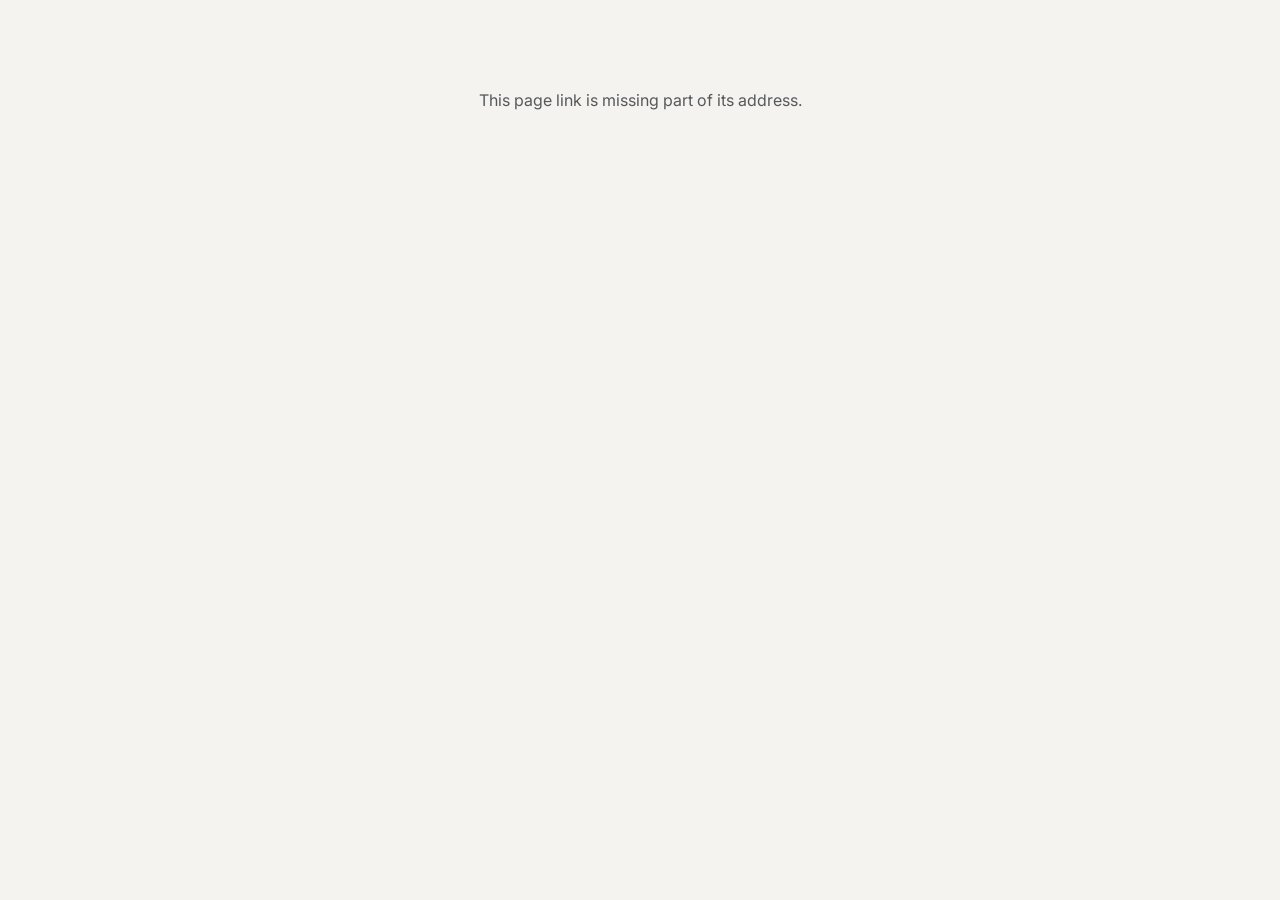
<file: agent.html>
<!doctype html>
<html lang="en">
<head>
<meta charset="utf-8">
<meta name="viewport" content="width=device-width, initial-scale=1, viewport-fit=cover">
<title>Real estate · Vinto</title>
<meta name="theme-color" content="#070B0A">
<link rel="icon" href="img/favicon.png">
<link rel="preconnect" href="https://fonts.googleapis.com"><link rel="preconnect" href="https://fonts.gstatic.com" crossorigin>
<link href="https://fonts.googleapis.com/css2?family=Inter:wght@400;500;600;700&family=Instrument+Serif:ital@1&display=swap" rel="stylesheet">
<style>
:root { --obsidian:#070B0A; --ink:#0E1513; --ivory:#F4F3EF; --line:#E6E3DA; --line2:#EEEBE4; --muted:#55595A; --faint:#7B7F80; --gold:#9C7B3C; --champagne:#D6BD86; --champagne-2:#F0DEB4; --cream:#F8F3E7; --red:#B42318; --green:#2F8F6B;
  --sans:"Inter",-apple-system,"Helvetica Neue",Arial,sans-serif; --serif:"Instrument Serif",Georgia,serif; }
* { box-sizing: border-box; }
body { margin: 0; background: var(--ivory); color: var(--ink); font-family: var(--sans); -webkit-font-smoothing: antialiased; }
.wrap { max-width: 560px; margin: 0 auto; padding: 0 18px; }
header { background: radial-gradient(ellipse 90% 70% at 80% 0%, rgba(214,189,134,.2), transparent 60%), var(--obsidian); color: #fff; padding: 40px 0 70px; text-align: center; }
.avatar { width: 112px; height: 112px; border-radius: 50%; object-fit: cover; border: 2px solid rgba(214,189,134,.6); background: #1a1f1d; display: block; margin: 0 auto; }
.initials { width: 112px; height: 112px; border-radius: 50%; margin: 0 auto; display: grid; place-items: center; font: 400 46px var(--serif); font-style: italic; color: var(--champagne-2); border: 2px solid rgba(214,189,134,.5); background: #141917; }
h1 { font-size: 32px; letter-spacing: -.03em; margin: 18px 0 2px; }
.title { color: var(--champagne); font-size: 14px; letter-spacing: .14em; text-transform: uppercase; font-weight: 600; }
.bio { color: rgba(255,255,255,.75); font-size: 15.5px; line-height: 1.55; margin: 14px auto 0; max-width: 440px; }
.actions { display: flex; gap: 10px; justify-content: center; margin-top: 22px; flex-wrap: wrap; }
.actions a { font: 600 14.5px var(--sans); text-decoration: none; padding: 12px 20px; border-radius: 999px; border: 1px solid rgba(214,189,134,.4); color: var(--champagne-2); }
.actions a.primary { background: var(--champagne); color: var(--obsidian); border-color: var(--champagne); }
main { margin-top: -40px; }
.card { background: #fff; border: 1px solid var(--line); border-radius: 20px; padding: 20px; margin-bottom: 14px; }
.eyebrow { font-size: 11.5px; font-weight: 600; letter-spacing: .16em; text-transform: uppercase; color: var(--gold); }
h2 { font-size: 21px; letter-spacing: -.02em; margin: 6px 0 12px; }
.home { border-top: 1px solid var(--line2); padding-top: 14px; margin-top: 14px; }
.home:first-of-type { border-top: 0; margin-top: 0; padding-top: 0; }
.home img { width: 100%; aspect-ratio: 4/3; object-fit: cover; border-radius: 14px; display: block; background: var(--cream); }
.tag { display: inline-block; font-size: 11px; font-weight: 700; letter-spacing: .14em; text-transform: uppercase; padding: 5px 10px; border-radius: 999px; background: var(--obsidian); color: var(--champagne); margin-top: 12px; }
.tag.sold { background: var(--cream); color: var(--gold); }
.home b { display: block; font-size: 18px; margin-top: 8px; }
.home .meta { color: var(--muted); font-size: 14px; margin-top: 2px; }
.home .price { font-weight: 700; color: var(--gold); font-size: 18px; margin-top: 6px; }
.home button { margin-top: 10px; font: 600 14px var(--sans); padding: 10px 16px; border-radius: 999px; border: 1px solid var(--line); background: var(--ivory); color: var(--ink); cursor: pointer; }
label { display: block; font-size: 13px; font-weight: 600; color: var(--muted); margin: 12px 0 6px; }
input, textarea { width: 100%; font: 16px var(--sans); padding: 12px 14px; border-radius: 12px; border: 1px solid var(--line); background: #fff; }
textarea { min-height: 90px; resize: vertical; }
.btn { width: 100%; margin-top: 16px; font: 600 16px var(--sans); padding: 15px; border-radius: 999px; border: 0; background: var(--obsidian); color: var(--champagne-2); cursor: pointer; }
.btn:disabled { opacity: .6; }
.err { color: var(--red); font-size: 14px; margin-top: 8px; min-height: 1em; }
.ok { text-align: center; padding: 20px 0; }
.ok h3 { font-size: 22px; margin: 0 0 6px; }
.tq { margin: 12px 0 0; padding: 0 0 12px; border-bottom: 1px solid var(--line); font-size: 16px; line-height: 1.5; font-style: italic; } .tq cite { display: block; font-style: normal; font-size: 13px; color: var(--faint); margin-top: 4px; }
.lang { background: transparent; border: 1px solid rgba(255,255,255,.4); color: inherit; border-radius: 999px; padding: 8px 14px; font: inherit; cursor: pointer; }
.calcout { margin: 14px 0 6px; } .calcout b { display: block; font-size: 26px; } .calcout span { display: block; color: var(--faint); font-size: 14px; margin-top: 2px; }
.fine { text-align: center; font-size: 12.5px; color: var(--faint); margin: 18px 0 36px; }
.fine a { color: var(--gold); text-decoration: none; }
.center { text-align: center; padding: 90px 20px; color: var(--muted); }
.demo { background: var(--champagne); color: var(--obsidian); text-align: center; font-size: 13.5px; padding: 8px; }
</style>
</head>
<body>
<div id="app"><div class="center">Loading…</div></div>
<script>
(function () {
  var SB = 'https://ovwsmktnufozcyaqaqfz.supabase.co/rest/v1/rpc/';
  var KEY = 'sb_publishable_IvKFJC5hSi_ydgtLY5wk-A_FeJHikgb';
  var hash = new URLSearchParams(location.hash.slice(1));
  var slug = (hash.get('u') || '').toLowerCase(), demo = hash.has('demo');
  var app = document.getElementById('app');
  var rpc = function (name, body) {
    return fetch(SB + name, { method: 'POST', headers: { apikey: KEY, Authorization: 'Bearer ' + KEY, 'Content-Type': 'application/json' }, body: JSON.stringify(body) })
      .then(function (r) { return r.json().then(function (j) { if (!r.ok) throw new Error((j && j.message) || 'HTTP ' + r.status); return j; }); });
  };
  if (demo) {
    slug = 'demo';
    rpc = function (name) {
      return Promise.resolve(name === 'agent_page' ? {
        name: 'Taylor Brooks', title: 'REALTOR®', phone: '(404) 555-0123', email: 'taylor@example.com', brokerage: 'Sample Realty',
        bio: 'Helping families buy and sell across north Atlanta for 9 years. Straight answers, a calm process and a plan for every step.', photo: '',
        listings: [
          { street: '123 Sample Lane', city: 'Alpharetta, GA', kind: 'Just Listed', price: '$612,000', beds: '4', baths: '3.5', sqft: '3,120', photo: '', open: '' },
          { street: '48 Magnolia Ct', city: 'Roswell, GA', kind: 'Open House', price: '$489,900', beds: '3', baths: '2.5', sqft: '2,240', photo: '', open: 'Sat, Dec 6 · 1–3 PM' },
          { street: '9 Birch Hollow', city: 'Milton, GA', kind: 'Just Sold', price: '$745,000', beds: '5', baths: '4', sqft: '3,900', photo: '', open: '' }
        ] } : true);
    };
  }
  function esc(s) { return String(s == null ? '' : s).replace(/[&<>"']/g, function (c) { return { '&': '&amp;', '<': '&lt;', '>': '&gt;', '"': '&quot;', "'": '&#39;' }[c]; }); }
  if (!slug) { app.innerHTML = '<div class="center">This page link is missing part of its address.</div>'; return; }

  rpc('agent_page', { u: slug }).then(function (p) {
    if (!p) { app.innerHTML = '<div class="center">This page isn’t available.</div>'; return; }
    document.title = (p.name || 'Real estate') + (p.brokerage ? ' · ' + p.brokerage : '');
    var tel = String(p.phone || '').replace(/[^\d+]/g, '');
    var initials = String(p.name || '?').split(/\s+/).map(function (w) { return w[0] || ''; }).join('').slice(0, 2);
    var listings = p.listings || [];
    var active = listings.filter(function (l) { return !/sold|contract/i.test(l.kind); }), done = listings.filter(function (l) { return /sold|contract/i.test(l.kind); });
    function homes(list) {
      return list.map(function (l, i) {
        var specs = [l.beds && l.beds + ' bd', l.baths && l.baths + ' ba', l.sqft && l.sqft + ' sq ft'].filter(Boolean).join(' · ');
        return '<div class="home">' + (l.photo ? '<img src="' + esc(l.photo) + '" alt="' + esc(l.street) + '" loading="lazy">' : '') +
          '<span class="tag' + (/sold|contract/i.test(l.kind) ? ' sold' : '') + '">' + esc(l.kind || 'Listing') + '</span>' +
          '<b>' + esc(l.street) + '</b><div class="meta">' + esc([l.city, specs].filter(Boolean).join(' · ')) + '</div>' +
          (l.price ? '<div class="price">' + esc(l.price) + '</div>' : '') + (l.open ? '<div class="meta">' + esc(l.open) + '</div>' : '') +
          (/sold|contract/i.test(l.kind) ? '' : '<button type="button" data-about="' + esc(l.street) + '">I’m interested</button>') + '</div>';
      }).join('');
    }
    app.innerHTML = (demo ? '<div class="demo">Sample page with made-up data · <a href="https://vintorealty.com/" style="color:inherit">Get Vinto</a></div>' : '') +
      '<header><div class="wrap">' + (p.photo ? '<img class="avatar" src="' + esc(p.photo) + '" alt="">' : '<div class="initials">' + esc(initials) + '</div>') +
      '<h1>' + esc(p.name) + '</h1><div class="title">' + esc([p.title, p.brokerage].filter(Boolean).join(' · ')) + '</div>' +
      (p.bio ? '<p class="bio">' + esc(p.bio) + '</p>' : '') +
      '<div class="actions">' + (tel ? '<a class="primary" href="tel:' + esc(tel) + '">Call</a><a href="sms:' + esc(tel) + '">Text</a>' : '') + (p.email ? '<a href="mailto:' + esc(p.email) + '">Email</a>' : '') + '<a href="#contact" id="toForm">Get in touch</a></div></div></header>' +
      '<main class="wrap">' +
      (active.length ? '<section class="card"><div class="eyebrow">For sale</div><h2>Current listings</h2>' + homes(active) + '</section>' : '') +
      (done.length ? '<section class="card"><div class="eyebrow">Recent</div><h2>Just sold</h2>' + homes(done) + '</section>' : '') +
      ((p.testimonials || []).length ? '<section class="card"><div class="eyebrow">Kind words</div><h2>What clients say</h2>' + p.testimonials.map(function (t) { return '<blockquote class="tq">“' + esc(t.quote) + '”' + (t.byline ? '<cite>' + esc(t.byline) + '</cite>' : '') + '</blockquote>'; }).join('') + '</section>' : '') +
      '<section class="card" id="worth"><div class="eyebrow">Thinking of selling?</div><h2>What’s my home worth?</h2><p class="meta">Get a free, no-pressure estimate from ' + esc((p.name || 'me').split(' ')[0]) + ', based on real recent sales near you.</p>' +
      '<input id="wAddr" maxlength="120" placeholder="Your home’s address" style="margin-top:10px"><button class="btn" type="button" id="wGo" style="margin-top:10px">Request my estimate</button></section>' +
      '<section class="card" id="calc"><div class="eyebrow">Plan ahead</div><h2>What could you afford?</h2>' +
      '<div class="calc"><label for="ci">Household income per year</label><input id="ci" inputmode="decimal" value="100000">' +
      '<label for="cd">Monthly debts (car, cards, loans)</label><input id="cd" inputmode="decimal" value="500">' +
      '<label for="cr">Interest rate (%)</label><input id="cr" inputmode="decimal" value="6.5">' +
      '<label for="cp">Down payment (%)</label><input id="cp" inputmode="decimal" value="10"></div>' +
      '<div class="calcout" id="co"></div><p class="meta">An estimate only, not a loan offer: 28% of income for housing, 36% for all debts, 30 years, about 1.6% a year for taxes and insurance. A lender gives the real numbers. Nothing you type here is saved or sent.</p></section>' +
      '<section class="card" id="contact"><div class="eyebrow">Let’s talk</div><h2>Buying, selling or just curious?</h2><form id="f" novalidate>' +
      '<label for="about">About</label><input id="about" maxlength="120" placeholder="A home, or anything at all">' +
      '<label for="n">Your name</label><input id="n" autocomplete="name" maxlength="120">' +
      '<label for="e">Email</label><input id="e" type="email" autocomplete="email" maxlength="254">' +
      '<label for="ph">Phone</label><input id="ph" type="tel" autocomplete="tel" maxlength="40">' +
      '<label for="m">Message (optional)</label><textarea id="m" maxlength="1000"></textarea>' +
      '<button class="btn" type="submit">Send</button><div class="err" id="err"></div></form></section>' +
      '<p class="fine">Your info goes only to ' + esc(p.name || 'this agent') + '. It’s never sold or shared. · Powered by <a href="https://vintorealty.com/">Vinto</a></p></main>';

    // Affordability calculator (idea 25): same formulas as the app's src/calc.ts. Runs in the browser only.
    var calc = function () {
      var v = function (id) { return Number(String(document.getElementById(id).value).replace(/[^0-9.]/g, '')) || 0; };
      var inc = v('ci') / 12, debts = v('cd'), r = v('cr') / 100 / 12, d = Math.min(0.99, v('cp') / 100), n = 360;
      var maxH = Math.max(0, Math.min(inc * 0.28, inc * 0.36 - debts));
      var f = r ? r / (1 - Math.pow(1 + r, -n)) : 1 / n;
      var price = maxH / ((1 - d) * f + 0.016 / 12);
      price = Math.max(0, Math.floor(price / 1000) * 1000);
      var fmt = function (x) { return '$' + Math.round(x).toLocaleString('en-US'); };
      document.getElementById('co').innerHTML = '<b>Up to about ' + fmt(price) + '</b><span>About ' + fmt(maxH) + ' a month for housing · ' + fmt(price * d) + ' down</span>';
    };
    ['ci', 'cd', 'cr', 'cp'].forEach(function (id) { document.getElementById(id).addEventListener('input', calc); });
    calc();

    document.getElementById('wGo').addEventListener('click', function () {
      var a = document.getElementById('wAddr').value.trim();
      document.getElementById('about').value = 'Home value request' + (a ? ': ' + a : '');
      document.getElementById('contact').scrollIntoView({ behavior: 'smooth' });
      setTimeout(function () { document.getElementById('n').focus(); }, 400);
    });
    // Built to be found (idea 53): structured facts search engines and AI assistants read. Agent-entered only, no IDX.
    try {
      var ld = { '@context': 'https://schema.org', '@type': 'RealEstateAgent', name: p.name || undefined, jobTitle: p.title || undefined, telephone: p.phone || undefined, email: p.email || undefined,
        description: p.bio || undefined, image: p.photo || undefined, url: location.href.split('#')[0] + '#u=' + slug,
        worksFor: p.brokerage ? { '@type': 'Organization', name: p.brokerage } : undefined, areaServed: { '@type': 'State', name: 'Georgia' },
        review: (p.testimonials || []).map(function (t) { return { '@type': 'Review', reviewBody: t.quote, author: { '@type': 'Person', name: t.byline || 'Client' } }; }) };
      var sc = document.createElement('script'); sc.type = 'application/ld+json'; sc.textContent = JSON.stringify(ld); document.head.appendChild(sc);
      var md = document.querySelector('meta[name="description"]') || document.head.appendChild(Object.assign(document.createElement('meta'), { name: 'description' }));
      md.content = (p.name || 'Real estate agent') + (p.brokerage ? ' with ' + p.brokerage : '') + '. ' + (p.bio || 'Buying or selling in Georgia? Get in touch.');
    } catch (e) {}
    // Español (idea 19): one tap, the page's own text only.
    var ESA = { 'For sale': 'En venta', 'Current listings': 'Propiedades disponibles', 'Recent': 'Recientes', 'Just sold': 'Vendidas', 'Kind words': 'Opiniones', 'What clients say': 'Lo que dicen los clientes', 'Thinking of selling?': '¿Piensas vender?', 'What’s my home worth?': '¿Cuánto vale mi casa?', 'Request my estimate': 'Pedir mi estimación', 'Plan ahead': 'Planea', 'What could you afford?': '¿Cuánto podrías pagar?', 'Let’s talk': 'Hablemos', 'Buying, selling or just curious?': '¿Comprar, vender o solo curiosidad?', 'Send': 'Enviar', 'Call': 'Llamar', 'Text': 'Mensaje', 'Email': 'Correo', 'Get in touch': 'Contáctame', 'I’m interested': 'Me interesa', 'Your name': 'Tu nombre', 'Phone': 'Teléfono', 'About': 'Sobre', 'Message (optional)': 'Mensaje (opcional)' };
    var lb = document.createElement('button'); lb.type = 'button'; lb.className = 'lang'; lb.textContent = 'Español';
    lb.addEventListener('click', function () {
      var w = document.createTreeWalker(app, NodeFilter.SHOW_TEXT), n;
      while ((n = w.nextNode())) { var k = n.nodeValue.trim(); if (ESA[k]) n.nodeValue = n.nodeValue.replace(k, ESA[k]); }
      lb.remove();
    });
    var acts = app.querySelector('.actions'); if (acts) acts.appendChild(lb);

    Array.prototype.forEach.call(document.querySelectorAll('[data-about]'), function (b) {
      b.addEventListener('click', function () { document.getElementById('about').value = b.getAttribute('data-about'); document.getElementById('contact').scrollIntoView({ behavior: 'smooth' }); setTimeout(function () { document.getElementById('n').focus(); }, 400); });
    });
    document.getElementById('f').addEventListener('submit', function (e) {
      e.preventDefault();
      var n = document.getElementById('n').value.trim(), em = document.getElementById('e').value.trim(), ph = document.getElementById('ph').value.trim();
      var err = document.getElementById('err');
      if (!n) { err.textContent = 'Please add your name.'; return; }
      if (!em && !ph) { err.textContent = 'Please add an email or phone number.'; return; }
      var btn = this.querySelector('.btn'); btn.disabled = true; err.textContent = '';
      rpc('agent_page_lead', { u: slug, p_name: n, p_email: em, p_phone: ph, p_message: document.getElementById('m').value.trim(), p_about: document.getElementById('about').value.trim() })
        .then(function (ok) {
          if (!ok) throw new Error('This page isn’t taking messages right now.');
          document.getElementById('contact').innerHTML = '<div class="ok"><h3>Thanks, ' + esc(n.split(' ')[0]) + '!</h3><p class="meta">' + esc((p.name || 'The agent').split(' ')[0]) + ' will be in touch soon.</p></div>';
        })
        .catch(function (x) { btn.disabled = false; err.textContent = x.message && x.message.length < 120 ? x.message : 'That didn’t send. Please try again.'; });
    });
  }).catch(function () { app.innerHTML = '<div class="center">We couldn’t load this page right now. Please try again in a minute.</div>'; });
})();
</script>
</body>
</html>
</file>
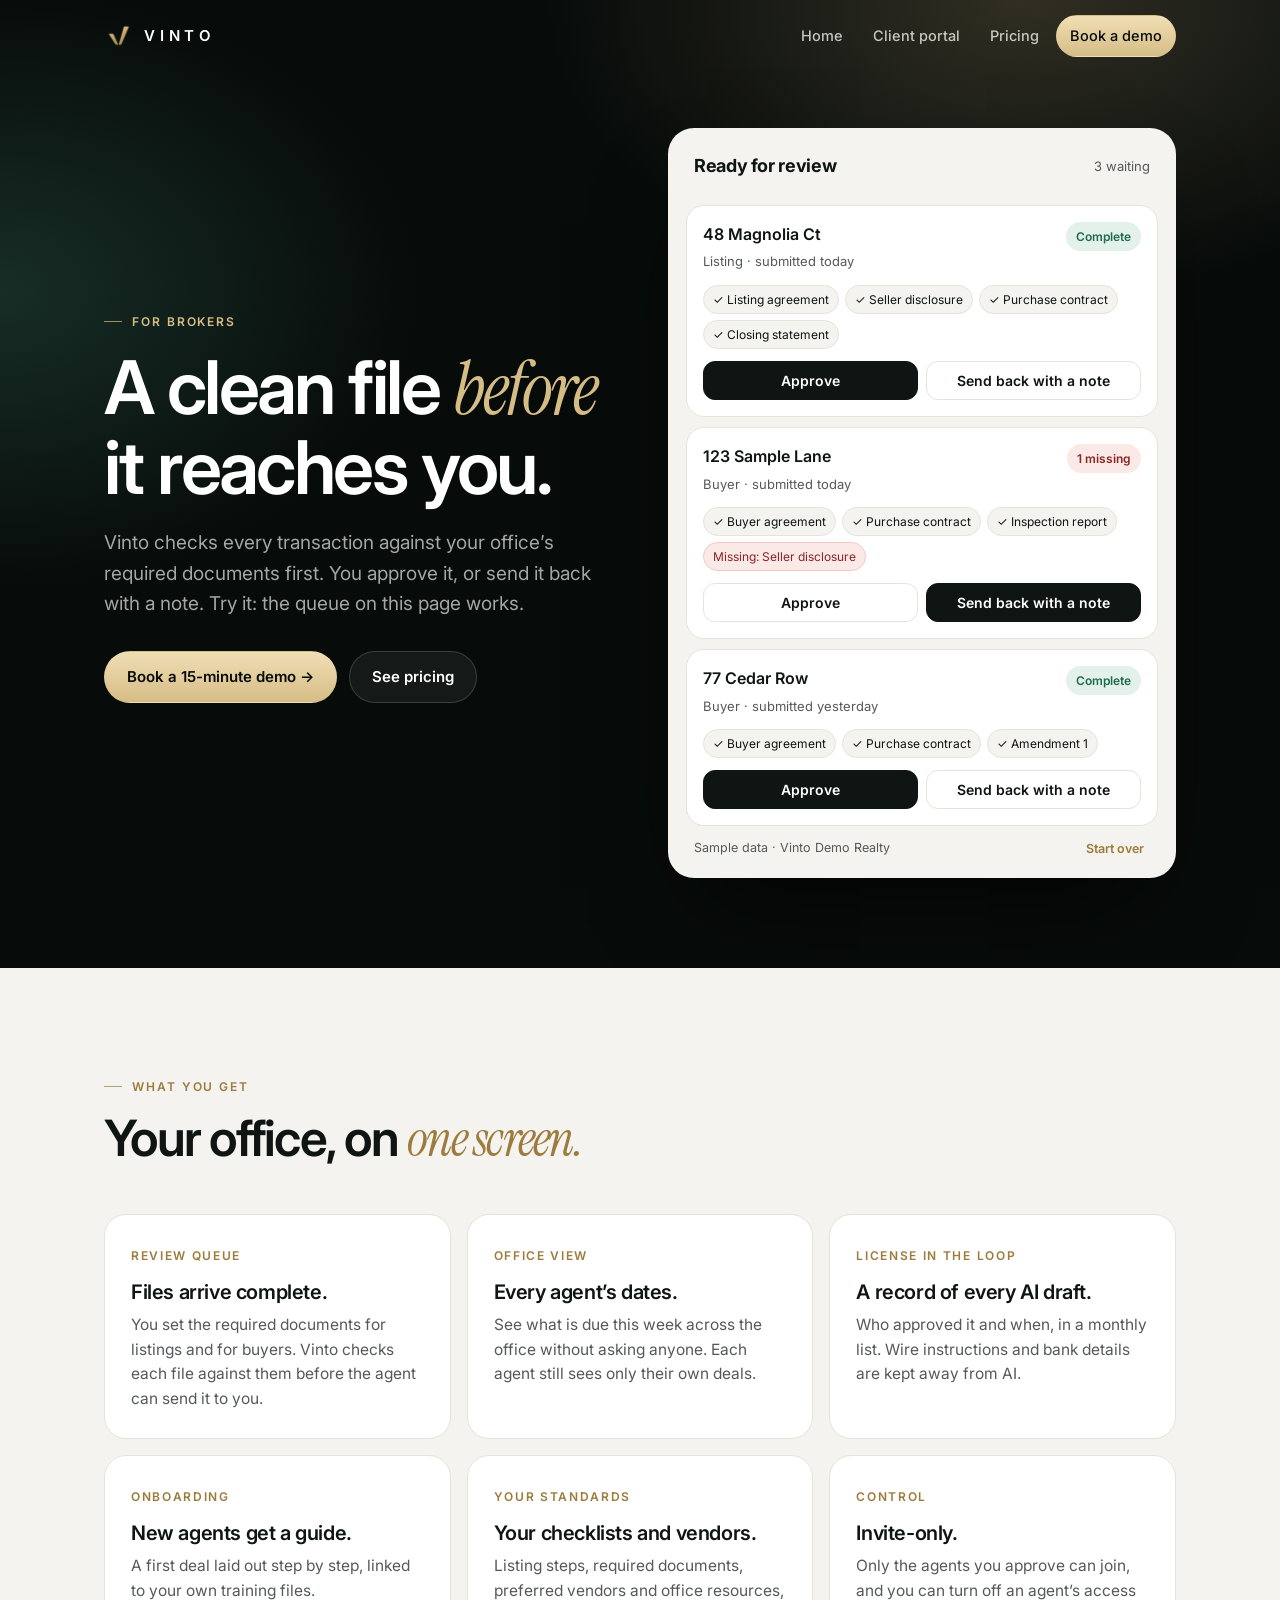
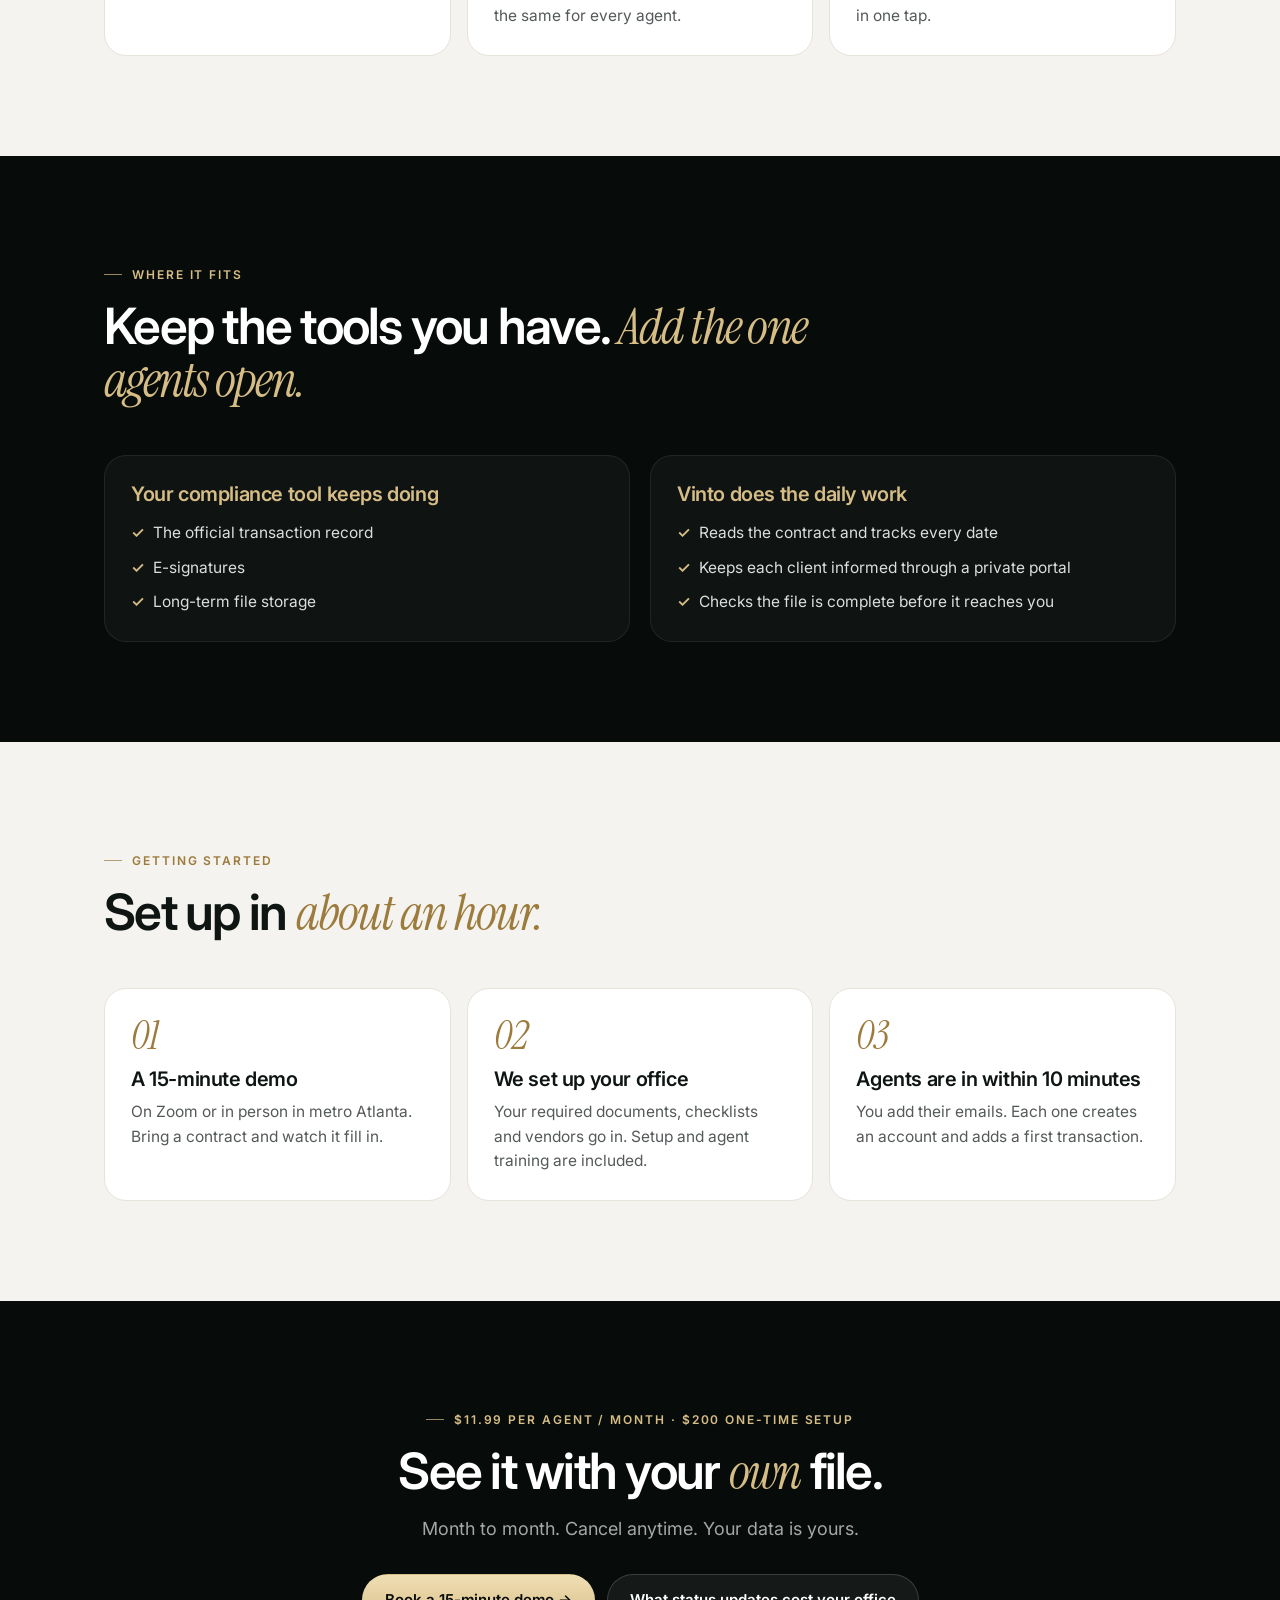
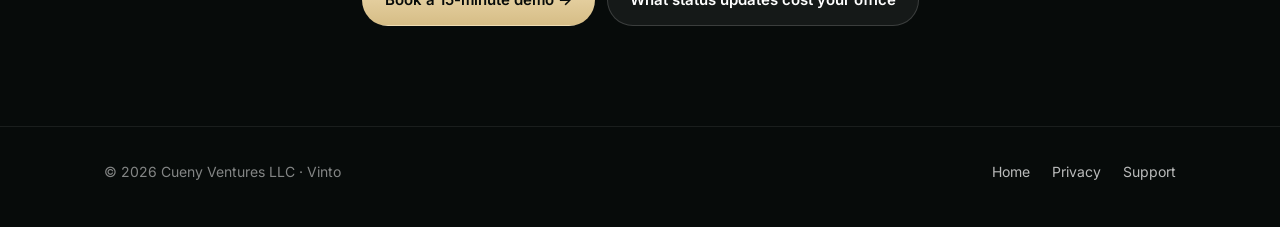
<file: brokers.html>
<!doctype html>
<html lang="en">
<head>
<meta charset="utf-8">
<link rel="canonical" href="https://vintorealty.com/brokers.html">
<meta name="viewport" content="width=device-width, initial-scale=1, viewport-fit=cover">
<title>Vinto for brokers · A clean file before review</title>
<meta name="description" content="Vinto for brokers: a review queue where files arrive with required documents already checked, an office view of every agent's dates, and a record of every AI draft. $11.99 per agent.">
<meta property="og:title" content="Vinto for brokers">
<meta property="og:description" content="A clean file before review. Every deal. Every client. Every detail.">
<meta property="og:image" content="https://vintorealty.com/img/og.png">
<meta name="theme-color" content="#070B0A">
<link rel="icon" href="img/favicon.png">
<link rel="preconnect" href="https://fonts.googleapis.com">
<link rel="preconnect" href="https://fonts.gstatic.com" crossorigin>
<link href="https://fonts.googleapis.com/css2?family=Inter:wght@400;500;600;700&family=Instrument+Serif:ital@1&display=swap" rel="stylesheet">
<style>
:root{--ink:#0E1513;--obsidian:#070B0A;--champagne:#D6BD86;--champagne-2:#F0DEB4;--gold:#9C7B3C;--ivory:#F4F3EF;--line:#E6E3DA;--muted:#55595A;--muted-d:rgba(255,255,255,.64);--edge:rgba(214,189,134,.18);--edge-s:rgba(255,255,255,.08);--sans:"Inter",-apple-system,"Helvetica Neue",Arial,sans-serif;--serif:"Instrument Serif",Georgia,serif}
*{box-sizing:border-box}html{scroll-behavior:smooth}
body{margin:0;background:var(--ivory);color:var(--ink);font:17px/1.6 var(--sans);-webkit-font-smoothing:antialiased}
a{color:inherit}img{display:block;max-width:100%}p{margin:0}button{font-family:inherit}
.wrap{max-width:1120px;margin:0 auto;padding:0 24px}
h1,h2,h3{margin:0;font-weight:600;letter-spacing:-.035em;line-height:1.05}
h1{font-size:clamp(40px,6.2vw,74px)}h2{font-size:clamp(30px,4.2vw,50px)}h3{font-size:20px;letter-spacing:-.02em;line-height:1.25}
em.s{font-family:var(--serif);font-style:italic;font-weight:400;color:var(--champagne)}.light em.s{color:var(--gold)}
.eyebrow{display:inline-flex;align-items:center;gap:10px;font-weight:600;font-size:12px;letter-spacing:.16em;text-transform:uppercase;color:var(--gold)}
.eyebrow::before{content:"";width:18px;height:1px;background:currentColor;opacity:.7}
.dark{background:var(--obsidian);color:#fff}.dark .eyebrow{color:var(--champagne)}
section{padding:100px 0}
:focus-visible{outline:2px solid var(--champagne);outline-offset:3px;border-radius:6px}
.top .wrap{display:flex;align-items:center;justify-content:space-between;height:72px}
.brand{display:flex;align-items:center;gap:10px;text-decoration:none;color:#fff}.brand img{width:30px;height:30px}.brand span{font-weight:600;font-size:15px;letter-spacing:.32em}
.nav{display:flex;gap:4px;align-items:center}.nav a{color:rgba(255,255,255,.74);text-decoration:none;font-size:14.5px;font-weight:500;padding:8px 13px;border-radius:999px}
.btn{display:inline-flex;align-items:center;justify-content:center;gap:8px;padding:13px 22px;border-radius:999px;font-weight:600;font-size:15px;text-decoration:none;border:1px solid transparent;cursor:pointer;white-space:nowrap}
.btn-gold{background:linear-gradient(180deg,var(--champagne-2),var(--champagne));color:var(--obsidian)!important}
.btn-glass{background:rgba(255,255,255,.06);border-color:rgba(255,255,255,.16);color:#fff}
.hero{position:relative;overflow:hidden;padding:0 0 90px}
.hero::before{content:"";position:absolute;inset:0;background:radial-gradient(800px 500px at 80% 0%,rgba(214,189,134,.2),transparent 60%),radial-gradient(700px 500px at 0% 30%,rgba(47,98,80,.4),transparent 60%)}
.hero>*{position:relative}
.hgrid{display:grid;grid-template-columns:1fr 1fr;gap:56px;align-items:center;padding-top:56px}
.lede{margin-top:22px;font-size:19px;color:var(--muted-d);max-width:520px}
.actions{margin-top:32px;display:flex;gap:12px;flex-wrap:wrap}

/* Working review queue */
.queue{background:var(--ivory);color:var(--ink);border-radius:26px;padding:18px;box-shadow:0 50px 100px -40px rgba(0,0,0,.8)}
.qhead{display:flex;justify-content:space-between;align-items:center;padding:6px 8px 14px}
.qhead b{font-size:18px;letter-spacing:-.02em}.qhead span{font-size:13px;color:var(--muted)}
.file{background:#fff;border:1px solid var(--line);border-radius:18px;padding:16px;margin-top:10px;transition:opacity .3s,transform .3s}
.file.gone{opacity:.55}
.frow{display:flex;justify-content:space-between;gap:12px;align-items:flex-start}
.file h4{margin:0;font-size:16px;font-weight:600}.file small{color:var(--muted);font-size:13px}
.pill{font-size:12px;font-weight:600;padding:5px 10px;border-radius:999px;white-space:nowrap}
.pill.ok{background:#E3F1EA;color:#1F6B4E}.pill.no{background:#FBE9E7;color:#8A2626}.pill.done{background:#F4EDDF;color:#7A5F2B}
.docs{display:flex;flex-wrap:wrap;gap:6px;margin-top:10px}
.docs span{font-size:12px;padding:4px 9px;border-radius:999px;background:var(--ivory);border:1px solid var(--line)}
.docs span.miss{background:#FBE9E7;border-color:#F3C9C4;color:#8A2626}
.fbtn{display:flex;gap:8px;margin-top:12px}
.fbtn button{flex:1;border-radius:12px;padding:10px;font-weight:600;font-size:14px;cursor:pointer;border:1px solid var(--line);background:#fff;color:var(--ink)}
.fbtn button.go{background:var(--ink);color:#fff;border-color:var(--ink)}
.hist{margin-top:10px;font-size:12.5px;color:var(--muted);border-top:1px dashed var(--line);padding-top:8px}
.qfoot{font-size:12.5px;color:var(--muted);padding:12px 8px 2px;display:flex;justify-content:space-between;gap:10px}
.qfoot button{background:none;border:0;color:var(--gold);font-weight:600;cursor:pointer;font-size:12.5px}

.three{display:grid;grid-template-columns:repeat(3,1fr);gap:16px;margin-top:48px}
.card{background:#fff;border:1px solid var(--line);border-radius:22px;padding:26px}
.card .k{font-size:12px;font-weight:600;letter-spacing:.14em;text-transform:uppercase;color:var(--gold)}
.card h3{margin-top:12px}.card p{margin-top:8px;color:var(--muted);font-size:15.5px}
.side{display:grid;grid-template-columns:1fr 1fr;gap:20px;margin-top:48px}
.box{border:1px solid var(--edge-s);background:rgba(255,255,255,.035);border-radius:22px;padding:26px}
.box h3{color:var(--champagne)}
.box ul{margin:14px 0 0;padding:0;list-style:none;display:grid;gap:10px;color:rgba(255,255,255,.86);font-size:15.5px}
.box li{display:grid;grid-template-columns:22px 1fr}.box li::before{content:"✓";color:var(--champagne);font-weight:600}
.steps3{counter-reset:s;display:grid;grid-template-columns:repeat(3,1fr);gap:16px;margin-top:48px}
.steps3 .card::before{counter-increment:s;content:"0" counter(s);font-family:var(--serif);font-style:italic;font-size:40px;color:var(--gold);line-height:1}
.cta{text-align:center}.cta p{margin:16px auto 0;max-width:560px;color:var(--muted-d);font-size:18px}.cta .actions{justify-content:center}
footer{background:var(--obsidian);color:rgba(255,255,255,.5);padding:34px 0 44px;font-size:14px;border-top:1px solid var(--edge-s)}
footer .wrap{display:flex;justify-content:space-between;gap:20px;flex-wrap:wrap}footer nav{display:flex;gap:22px}footer a{color:rgba(255,255,255,.72);text-decoration:none}
@media (max-width:900px){.hgrid,.side{grid-template-columns:1fr;gap:40px}.three,.steps3{grid-template-columns:1fr}.nav a:not(.btn){display:none}section{padding:76px 0}}
@media (prefers-reduced-motion:reduce){*{transition:none!important}html{scroll-behavior:auto}}
</style>
</head>
<body>
<section class="dark hero">
  <header class="top"><div class="wrap">
    <a class="brand" href="./"><img src="img/mark.png" alt=""><span>VINTO</span></a>
    <nav class="nav"><a href="./">Home</a><a href="./#portal">Client portal</a><a href="./#pricing">Pricing</a><a class="btn btn-gold" data-demo href="#">Book a demo</a></nav>
  </div></header>
  <div class="wrap hgrid">
    <div>
      <span class="eyebrow">For brokers</span>
      <h1 style="margin-top:18px">A clean file <em class="s">before</em> it reaches you.</h1>
      <p class="lede">Vinto checks every transaction against your office’s required documents first. You approve it, or send it back with a note. Try it: the queue on this page works.</p>
      <div class="actions"><a class="btn btn-gold" data-demo href="#">Book a 15-minute demo →</a><a class="btn btn-glass" href="./#pricing">See pricing</a></div>
    </div>
    <div class="queue" id="queue" aria-label="Sample review queue">
      <div class="qhead"><b>Ready for review</b><span id="qcount"></span></div>
      <div id="files"></div>
      <div class="qfoot"><span>Sample data · Vinto Demo Realty</span><button type="button" id="reset">Start over</button></div>
    </div>
  </div>
</section>

<section class="light">
  <div class="wrap">
    <span class="eyebrow">What you get</span>
    <h2 style="margin-top:16px;max-width:720px">Your office, on <em class="s">one screen.</em></h2>
    <div class="three">
      <div class="card"><span class="k">Review queue</span><h3>Files arrive complete.</h3><p>You set the required documents for listings and for buyers. Vinto checks each file against them before the agent can send it to you.</p></div>
      <div class="card"><span class="k">Office view</span><h3>Every agent’s dates.</h3><p>See what is due this week across the office without asking anyone. Each agent still sees only their own deals.</p></div>
      <div class="card"><span class="k">License in the loop</span><h3>A record of every AI draft.</h3><p>Who approved it and when, in a monthly list. Wire instructions and bank details are kept away from AI.</p></div>
      <div class="card"><span class="k">Onboarding</span><h3>New agents get a guide.</h3><p>A first deal laid out step by step, linked to your own training files.</p></div>
      <div class="card"><span class="k">Your standards</span><h3>Your checklists and vendors.</h3><p>Listing steps, required documents, preferred vendors and office resources, the same for every agent.</p></div>
      <div class="card"><span class="k">Control</span><h3>Invite-only.</h3><p>Only the agents you approve can join, and you can turn off an agent’s access in one tap.</p></div>
    </div>
  </div>
</section>

<section class="dark">
  <div class="wrap">
    <span class="eyebrow">Where it fits</span>
    <h2 style="margin-top:16px;max-width:760px">Keep the tools you have. <em class="s">Add the one agents open.</em></h2>
    <div class="side">
      <div class="box"><h3>Your compliance tool keeps doing</h3><ul><li>The official transaction record</li><li>E-signatures</li><li>Long-term file storage</li></ul></div>
      <div class="box"><h3>Vinto does the daily work</h3><ul><li>Reads the contract and tracks every date</li><li>Keeps each client informed through a private portal</li><li>Checks the file is complete before it reaches you</li></ul></div>
    </div>
  </div>
</section>

<section class="light">
  <div class="wrap">
    <span class="eyebrow">Getting started</span>
    <h2 style="margin-top:16px">Set up in <em class="s">about an hour.</em></h2>
    <div class="steps3">
      <div class="card"><h3 style="margin-top:10px">A 15-minute demo</h3><p>On Zoom or in person in metro Atlanta. Bring a contract and watch it fill in.</p></div>
      <div class="card"><h3 style="margin-top:10px">We set up your office</h3><p>Your required documents, checklists and vendors go in. Setup and agent training are included.</p></div>
      <div class="card"><h3 style="margin-top:10px">Agents are in within 10 minutes</h3><p>You add their emails. Each one creates an account and adds a first transaction.</p></div>
    </div>
  </div>
</section>

<section class="dark cta">
  <div class="wrap">
    <span class="eyebrow">$11.99 per agent / month · $200 one-time setup</span>
    <h2 style="margin-top:16px">See it with your <em class="s">own</em> file.</h2>
    <p>Month to month. Cancel anytime. Your data is yours.</p>
    <div class="actions" style="margin-top:30px"><a class="btn btn-gold" data-demo href="#">Book a 15-minute demo →</a><a class="btn btn-glass" href="roi.html">What status updates cost your office</a></div>
  </div>
</section>

<footer><div class="wrap"><p>© <span id="y">2026</span> Cueny Ventures LLC · Vinto</p><nav><a href="./">Home</a><a href="privacy.html">Privacy</a><a href="support.html">Support</a></nav></div></footer>

<script>
(function () {
  document.getElementById('y').textContent = new Date().getFullYear();
  var mail = 'mailto:support@vintorealty.com?subject=' + encodeURIComponent('Vinto demo for my brokerage') + '&body=' + encodeURIComponent('Hi Hudson,\n\nI’d like a 15-minute Vinto demo.\n\nName:\nBrokerage:\nNumber of agents:\nBest times:\n');
  [].forEach.call(document.querySelectorAll('[data-demo]'), function (a) { a.href = mail; });

  // A working sample of the review queue. Nothing is saved or sent: it lives on this page only.
  var START = [
    { id: 'a', addr: '48 Magnolia Ct', who: 'Listing · submitted today', docs: ['Listing agreement', 'Seller disclosure', 'Purchase contract', 'Closing statement'], miss: [] },
    { id: 'b', addr: '123 Sample Lane', who: 'Buyer · submitted today', docs: ['Buyer agreement', 'Purchase contract', 'Inspection report'], miss: ['Seller disclosure'] },
    { id: 'c', addr: '77 Cedar Row', who: 'Buyer · submitted yesterday', docs: ['Buyer agreement', 'Purchase contract', 'Amendment 1'], miss: [] }
  ];
  var state, box = document.getElementById('files'), count = document.getElementById('qcount');
  function esc(s) { return String(s).replace(/[&<>"]/g, function (c) { return { '&': '&amp;', '<': '&lt;', '>': '&gt;', '"': '&quot;' }[c]; }); }
  function now() { return new Date().toLocaleTimeString('en-US', { hour: 'numeric', minute: '2-digit' }); }
  function render() {
    var waiting = state.filter(function (f) { return !f.result; }).length;
    count.textContent = waiting ? waiting + ' waiting' : 'All caught up';
    box.innerHTML = state.map(function (f) {
      var pill = f.result === 'approved' ? '<span class="pill done">Approved</span>' : f.result === 'back' ? '<span class="pill done">Sent back</span>' : f.miss.length ? '<span class="pill no">' + f.miss.length + ' missing</span>' : '<span class="pill ok">Complete</span>';
      var docs = f.docs.map(function (d) { return '<span>✓ ' + esc(d) + '</span>'; }).join('') + f.miss.map(function (d) { return '<span class="miss">Missing: ' + esc(d) + '</span>'; }).join('');
      var btn = f.result ? '' : '<div class="fbtn"><button type="button" class="' + (f.miss.length ? '' : 'go') + '" data-act="approved" data-id="' + f.id + '">Approve</button><button type="button" class="' + (f.miss.length ? 'go' : '') + '" data-act="back" data-id="' + f.id + '">Send back with a note</button></div>';
      var hist = f.result ? '<div class="hist">' + (f.result === 'approved' ? 'Approved' : 'Sent back') + ' at ' + f.at + (f.note ? ' · “' + esc(f.note) + '”' : '') + ' · saved to the file’s history</div>' : '';
      return '<div class="file' + (f.result ? ' gone' : '') + '"><div class="frow"><div><h4>' + esc(f.addr) + '</h4><small>' + esc(f.who) + '</small></div>' + pill + '</div><div class="docs">' + docs + '</div>' + btn + hist + '</div>';
    }).join('');
  }
  function reset() { state = START.map(function (f) { return { id: f.id, addr: f.addr, who: f.who, docs: f.docs.slice(), miss: f.miss.slice() }; }); render(); }
  box.addEventListener('click', function (e) {
    var b = e.target.closest('button[data-act]'); if (!b) return;
    var f = state.filter(function (x) { return x.id === b.dataset.id; })[0]; if (!f) return;
    f.result = b.dataset.act; f.at = now();
    f.note = f.result === 'back' ? (f.miss.length ? 'Please add the ' + f.miss[0].toLowerCase() + '.' : 'One thing to fix before I approve.') : '';
    render();
  });
  document.getElementById('reset').addEventListener('click', reset);
  reset();
})();
</script>
</body>
</html>
</file>
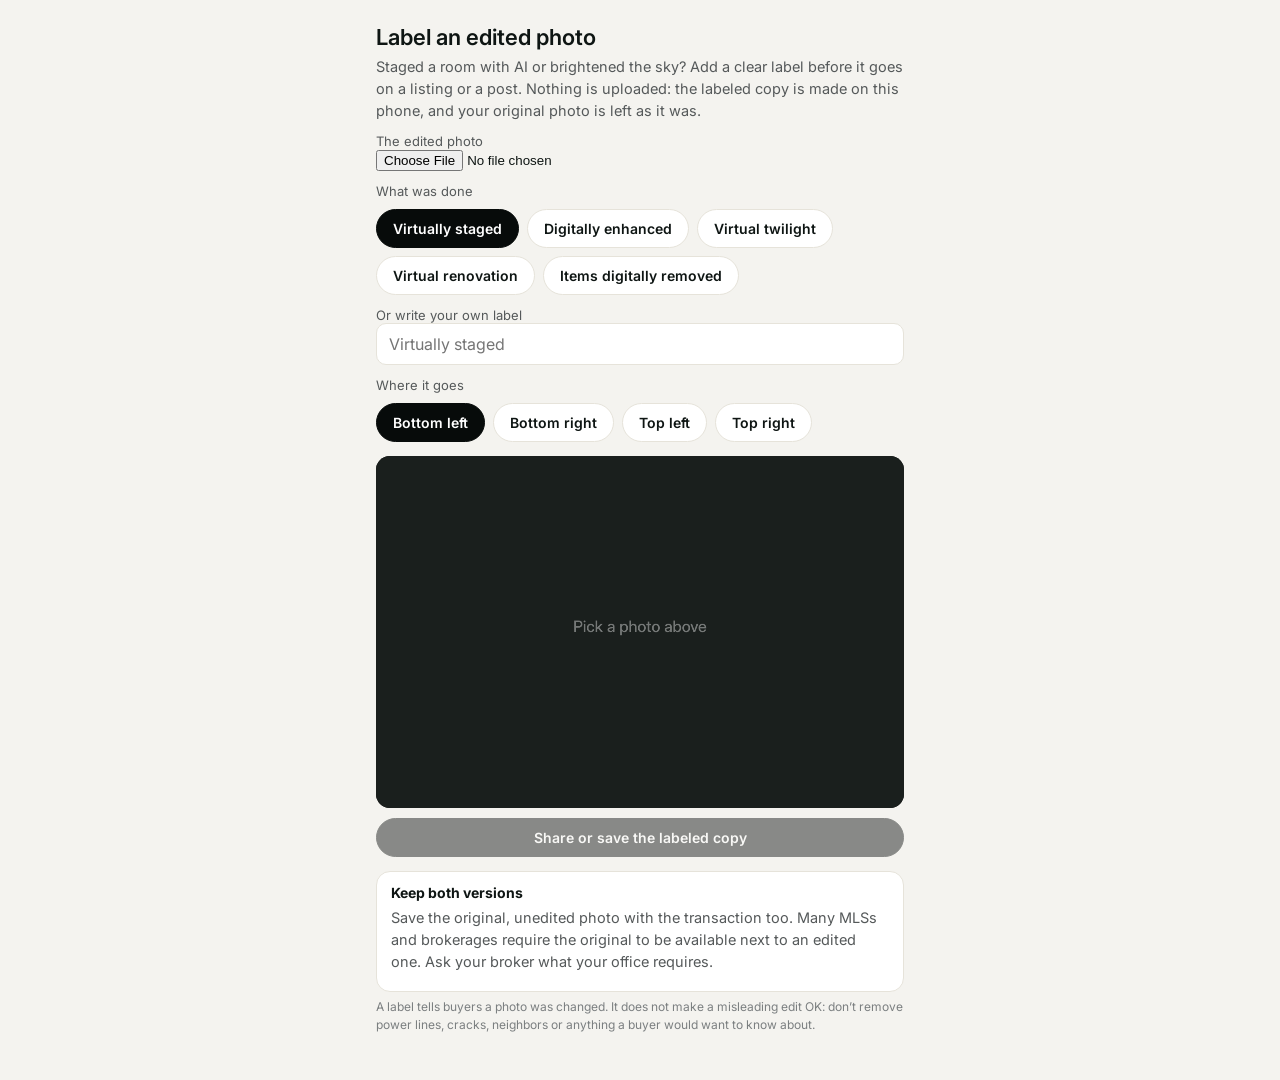
<file: label.html>
<!doctype html>
<html lang="en">
<head>
<meta charset="utf-8">
<meta name="viewport" content="width=device-width, initial-scale=1, viewport-fit=cover">
<title>Vinto · Photo label</title>
<meta name="robots" content="noindex">
<link rel="icon" href="img/favicon.png">
<link rel="preconnect" href="https://fonts.googleapis.com">
<link rel="preconnect" href="https://fonts.gstatic.com" crossorigin>
<link href="https://fonts.googleapis.com/css2?family=Inter:wght@400;500;600;700&display=swap" rel="stylesheet">
<style>
:root { --obsidian: #070B0A; --ivory: #F4F3EF; --gold: #9C7B3C; --champagne: #D6BD86; --line: #E6E3DA; --muted: #55595A; --sans: Inter, -apple-system, Helvetica, Arial, sans-serif; }
* { box-sizing: border-box; }
body { margin: 0; background: var(--ivory); color: #0E1513; font-family: var(--sans); }
.wrap { max-width: 560px; margin: 0 auto; padding: 20px max(16px, env(safe-area-inset-left, 0px)) 40px max(16px, env(safe-area-inset-right, 0px)); }
h1 { font-size: 22px; font-weight: 600; margin: 4px 0 6px; }
p { color: var(--muted); font-size: 14.5px; line-height: 1.5; margin: 6px 0; }
.row { display: flex; gap: 8px; flex-wrap: wrap; margin: 10px 0; }
.row button, .btn { font: 600 14px var(--sans); border-radius: 999px; padding: 10px 16px; border: 1px solid var(--line); background: #fff; color: #0E1513; cursor: pointer; }
.row button[aria-pressed=true] { background: var(--obsidian); color: #fff; border-color: var(--obsidian); }
.btn.primary { background: var(--obsidian); color: #fff; border-color: var(--obsidian); width: 100%; margin-top: 10px; }
.btn:disabled { opacity: .45; cursor: default; }
label, .k { display: block; font-size: 13px; color: var(--muted); margin-top: 12px; }
input[type=text] { width: 100%; font: 16px var(--sans); padding: 10px 12px; border-radius: 10px; border: 1px solid var(--line); }
canvas { width: 100%; height: auto; border-radius: 14px; margin-top: 14px; background: #111; display: block; }
.fine { font-size: 12px; color: #7B7F80; }
.note { background: #fff; border: 1px solid var(--line); border-radius: 14px; padding: 12px 14px; margin-top: 14px; }
.note b { display: block; font-size: 14px; margin-bottom: 2px; }
</style>
</head>
<body>
<div class="wrap">
  <h1>Label an edited photo</h1>
  <p>Staged a room with AI or brightened the sky? Add a clear label before it goes on a listing or a post. Nothing is uploaded: the labeled copy is made on this phone, and your original photo is left as it was.</p>
  <label for="photo">The edited photo</label>
  <input type="file" id="photo" accept="image/*">
  <span class="k">What was done</span>
  <div class="row" id="kinds" role="group" aria-label="Label"></div>
  <label for="custom">Or write your own label</label>
  <input type="text" id="custom" maxlength="40" placeholder="Virtually staged">
  <span class="k">Where it goes</span>
  <div class="row" id="spots" role="group" aria-label="Position"></div>
  <canvas id="c" width="1200" height="800" aria-label="Preview of the labeled photo"></canvas>
  <button class="btn primary" type="button" id="share" disabled>Share or save the labeled copy</button>
  <div class="note">
    <b>Keep both versions</b>
    <p>Save the original, unedited photo with the transaction too. Many MLSs and brokerages require the original to be available next to an edited one. Ask your broker what your office requires.</p>
  </div>
  <p class="fine">A label tells buyers a photo was changed. It does not make a misleading edit OK: don’t remove power lines, cracks, neighbors or anything a buyer would want to know about.</p>
</div>
<script>
(function () {
  var q = new URLSearchParams(location.hash.slice(1));
  var KINDS = ['Virtually staged', 'Digitally enhanced', 'Virtual twilight', 'Virtual renovation', 'Items digitally removed'];
  var SPOTS = ['Bottom left', 'Bottom right', 'Top left', 'Top right'];
  var kind = KINDS.indexOf(q.get('kind')) >= 0 ? q.get('kind') : KINDS[0], spot = SPOTS[0];
  var img = null, c = document.getElementById('c'), x = c.getContext('2d');
  var custom = document.getElementById('custom'), share = document.getElementById('share');
  function chips(id, list, get, set) {
    var el = document.getElementById(id);
    list.forEach(function (k) {
      var b = document.createElement('button'); b.type = 'button'; b.textContent = k; b.setAttribute('aria-pressed', String(k === get()));
      b.addEventListener('click', function () { set(k); Array.prototype.forEach.call(el.children, function (n) { n.setAttribute('aria-pressed', String(n.textContent === k)); }); draw(); });
      el.appendChild(b);
    });
  }
  chips('kinds', KINDS, function () { return kind; }, function (k) { kind = k; custom.value = ''; });
  chips('spots', SPOTS, function () { return spot; }, function (k) { spot = k; });
  function text() { return (custom.value.trim() || kind).slice(0, 40); }
  function draw() {
    var W = c.width, H = c.height;
    x.clearRect(0, 0, W, H);
    if (!img) {
      x.fillStyle = '#1a1f1d'; x.fillRect(0, 0, W, H);
      x.fillStyle = 'rgba(255,255,255,.4)'; x.font = '500 36px Inter, Helvetica, Arial'; x.textAlign = 'center'; x.fillText('Pick a photo above', W / 2, H / 2); x.textAlign = 'left';
      return;
    }
    x.drawImage(img, 0, 0, W, H);
    // The label scales with the photo so it stays readable at any size.
    var u = Math.max(W, H) / 1200, size = Math.round(30 * u), padX = Math.round(18 * u), padY = Math.round(12 * u), m = Math.round(24 * u);
    x.font = '600 ' + size + 'px Inter, Helvetica, Arial';
    var t = text(), tw = x.measureText(t).width, bw = tw + padX * 2, bh = size + padY * 2;
    var left = /left/i.test(spot), top = /top/i.test(spot);
    var bx = left ? m : W - m - bw, by = top ? m : H - m - bh, r = Math.round(8 * u);
    x.fillStyle = 'rgba(7,11,10,.78)';
    x.beginPath(); x.moveTo(bx + r, by); x.arcTo(bx + bw, by, bx + bw, by + bh, r); x.arcTo(bx + bw, by + bh, bx, by + bh, r); x.arcTo(bx, by + bh, bx, by, r); x.arcTo(bx, by, bx + bw, by, r); x.closePath(); x.fill();
    x.fillStyle = '#ffffff'; x.textBaseline = 'middle'; x.fillText(t, bx + padX, by + bh / 2 + 1); x.textBaseline = 'alphabetic';
  }
  document.getElementById('photo').addEventListener('change', function (e) {
    var f = e.target.files && e.target.files[0]; if (!f) return;
    var im = new Image();
    im.onload = function () {
      // Keep the photo's own shape; cap the long side so phones don't run out of memory.
      var max = 3000, s = Math.min(1, max / Math.max(im.width, im.height));
      c.width = Math.round(im.width * s); c.height = Math.round(im.height * s);
      img = im; share.disabled = false; draw();
    };
    im.onerror = function () { share.disabled = true; alert('That file didn’t open as a photo. Try a JPG or PNG.'); };
    im.src = URL.createObjectURL(f);
  });
  custom.addEventListener('input', draw);
  share.addEventListener('click', function () {
    if (!img) return;
    c.toBlob(function (blob) {
      if (!blob) return;
      var name = text().toLowerCase().replace(/[^a-z0-9]+/g, '-').replace(/^-|-$/g, '') + '.jpg', file = new File([blob], name, { type: 'image/jpeg' });
      if (navigator.canShare && navigator.canShare({ files: [file] })) navigator.share({ files: [file], title: text() }).catch(function () {});
      else { var a = document.createElement('a'); a.href = URL.createObjectURL(blob); a.download = name; document.body.appendChild(a); a.click(); setTimeout(function () { a.remove(); }, 500); }
    }, 'image/jpeg', 0.92);
  });
  (document.fonts && document.fonts.ready ? document.fonts.ready : Promise.resolve()).then(draw);
})();
</script>
</body>
</html>
</file>
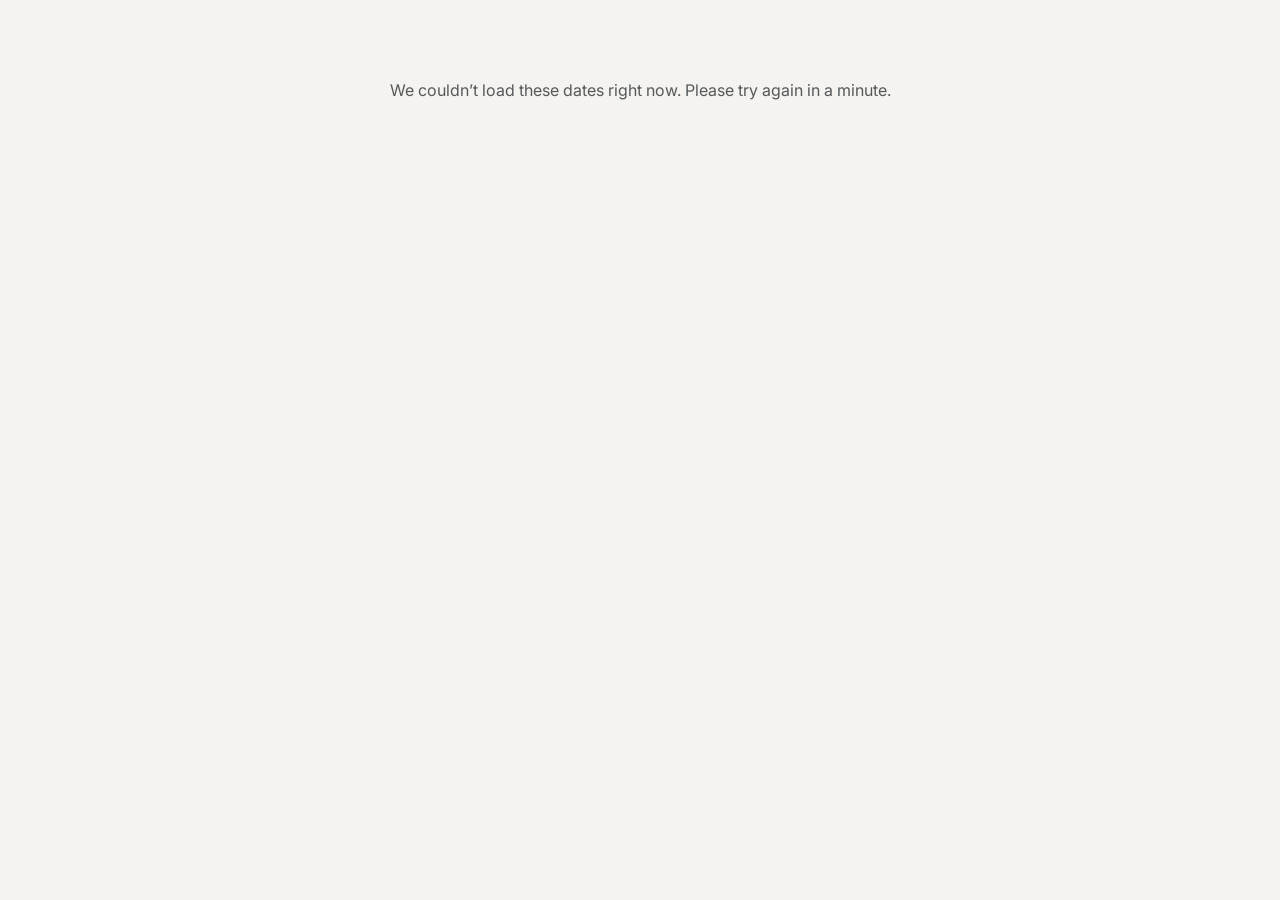
<file: partner.html>
<!doctype html>
<html lang="en">
<head>
<meta charset="utf-8">
<meta name="viewport" content="width=device-width, initial-scale=1, viewport-fit=cover">
<title>Transaction dates · Vinto</title>
<meta name="robots" content="noindex">
<meta name="theme-color" content="#070B0A">
<link rel="icon" href="img/favicon.png">
<link rel="preconnect" href="https://fonts.googleapis.com"><link rel="preconnect" href="https://fonts.gstatic.com" crossorigin>
<link href="https://fonts.googleapis.com/css2?family=Inter:wght@400;500;600;700&family=Instrument+Serif:ital@1&display=swap" rel="stylesheet">
<style>
:root { --obsidian:#070B0A; --ink:#0E1513; --ivory:#F4F3EF; --line:#E6E3DA; --line2:#EEEBE4; --muted:#55595A; --faint:#7B7F80; --gold:#9C7B3C; --champagne:#D6BD86; --champagne-2:#F0DEB4; --green:#2F8F6B; --red:#B42318;
  --sans:"Inter",-apple-system,"Helvetica Neue",Arial,sans-serif; --serif:"Instrument Serif",Georgia,serif; }
* { box-sizing: border-box; }
body { margin: 0; background: var(--ivory); color: var(--ink); font-family: var(--sans); -webkit-font-smoothing: antialiased; }
.wrap { max-width: 640px; margin: 0 auto; padding: 0 18px; }
header { background: radial-gradient(ellipse 80% 70% at 80% 0%, rgba(214,189,134,.16), transparent 60%), var(--obsidian); color: #fff; padding: 22px 0 30px; }
.brand { display: flex; align-items: center; gap: 8px; font-size: 13px; letter-spacing: .3em; color: var(--champagne); font-weight: 600; }
.brand img { width: 20px; height: 20px; }
.eyebrow { font-size: 11.5px; font-weight: 600; letter-spacing: .16em; text-transform: uppercase; color: var(--gold); }
header .eyebrow { margin-top: 24px; color: var(--champagne); }
h1 { font-size: 32px; line-height: 1.12; letter-spacing: -.03em; margin: 8px 0 0; font-weight: 700; }
h1 em { font-family: var(--serif); font-style: italic; font-weight: 400; color: var(--champagne-2); }
.stage { display: inline-block; margin-top: 14px; padding: 5px 12px; border-radius: 999px; font-size: 12.5px; font-weight: 600; letter-spacing: .06em; text-transform: uppercase; background: rgba(214,189,134,.16); color: var(--champagne); border: 1px solid rgba(214,189,134,.3); }
.card { background: #fff; border: 1px solid var(--line); border-radius: 20px; padding: 22px; margin-top: 14px; }
h2 { font-size: 20px; margin: 6px 0 10px; letter-spacing: -.02em; }
table { width: 100%; border-collapse: collapse; font-size: 15px; }
td { padding: 12px 0; border-top: 1px solid var(--line2); vertical-align: top; }
td.when { text-align: right; white-space: nowrap; color: var(--muted); padding-left: 12px; }
tr.done td { color: var(--faint); }
tr.done td:first-child { text-decoration: line-through; }
tr.next td { font-weight: 600; }
tr.next td.when { color: var(--gold); }
.agent b { display: block; font-size: 16px; }
.agent span { color: var(--muted); font-size: 14px; }
.links { display: flex; gap: 8px; margin-top: 10px; flex-wrap: wrap; }
.links a, .links button { font: 500 14px var(--sans); color: var(--ink); text-decoration: none; padding: 8px 14px; border-radius: 999px; border: 1px solid var(--line); background: var(--ivory); cursor: pointer; }
.fine { text-align: center; color: var(--faint); font-size: 12.5px; margin: 20px 0 30px; }
.center { text-align: center; padding: 80px 20px; color: var(--muted); }
</style>
</head>
<body>
<div id="app"><div class="center">Loading…</div></div>
<script>
(function () {
  var SB = 'https://ovwsmktnufozcyaqaqfz.supabase.co/rest/v1/rpc/';
  var KEY = 'sb_publishable_IvKFJC5hSi_ydgtLY5wk-A_FeJHikgb';
  var hash = new URLSearchParams(location.hash.slice(1));
  var token = hash.get('t'), demo = hash.has('demo');
  var app = document.getElementById('app');
  function esc(s) { return String(s == null ? '' : s).replace(/[&<>"']/g, function (c) { return { '&': '&amp;', '<': '&lt;', '>': '&gt;', '"': '&quot;', "'": '&#39;' }[c]; }); }
  function parseDay(k) { var p = String(k).split('-'); return new Date(+p[0], +p[1] - 1, +p[2]); }
  function daysUntil(k) { var d = new Date(); d = new Date(d.getFullYear(), d.getMonth(), d.getDate()); return Math.round((parseDay(k) - d) / 86400000); }
  function fmt(k) { return parseDay(k).toLocaleDateString('en-US', { weekday: 'short', month: 'short', day: 'numeric' }); }
  function rel(k) { var n = daysUntil(k); return n === 0 ? 'Today' : n === 1 ? 'Tomorrow' : n > 1 ? 'in ' + n + ' days' : Math.abs(n) + ' days ago'; }
  function key(n) { var d = new Date(); d.setDate(d.getDate() + n); return d.getFullYear() + '-' + String(d.getMonth() + 1).padStart(2, '0') + '-' + String(d.getDate()).padStart(2, '0'); }
  var load = demo
    ? Promise.resolve({ street: '412 Oak Hollow Ln', stage: 'Under contract', for: 'Lender', agent: { name: 'Taylor Brooks', phone: '(404) 555-0123', email: 'taylor@example.com', company: 'Sample Realty' },
        dates: [{ label: 'Binding agreement', date: key(-9), done: true }, { label: 'Earnest money due', date: key(-6), done: true }, { label: 'Due diligence ends', date: key(2), done: false }, { label: 'Appraisal', date: key(11), done: false }, { label: 'Financing contingency', date: key(14), done: false }, { label: 'Closing', date: key(25), done: false }], updated: new Date().toISOString() })
    : token ? fetch(SB + 'partner_status', { method: 'POST', headers: { apikey: KEY, Authorization: 'Bearer ' + KEY, 'Content-Type': 'application/json' }, body: JSON.stringify({ t: token }) }).then(function (r) { if (!r.ok) throw new Error(); return r.json(); })
    : Promise.reject();
  load.then(function (d) {
    if (!d) { app.innerHTML = '<div class="center">This link isn’t active anymore. Ask the agent for a new one.</div>'; return; }
    var dates = d.dates || [], next = null;
    for (var i = 0; i < dates.length; i++) if (!dates[i].done) { next = dates[i]; break; }
    var rows = dates.map(function (x) {
      return '<tr class="' + (x.done ? 'done' : x === next ? 'next' : '') + '"><td>' + esc(x.label) + '</td><td class="when">' + fmt(x.date) + (x.done ? ' · done' : ' · ' + rel(x.date)) + '</td></tr>';
    }).join('');
    var a = d.agent || {}, tel = String(a.phone || '').replace(/[^\d+]/g, '');
    app.innerHTML = '<header><div class="wrap"><div class="brand"><img src="img/mark.png" alt="">VINTO</div><div class="eyebrow">Transaction dates' + (d.for ? ' · for the ' + esc(String(d.for).toLowerCase()) : '') + '</div>' +
      '<h1>' + esc(d.street) + '</h1><span class="stage">' + esc(d.stage || '') + '</span></div></header>' +
      '<main class="wrap"><section class="card"><div class="eyebrow">Live</div><h2>Every date, in order</h2>' + (rows ? '<table>' + rows + '</table>' : '<p>No dates yet.</p>') + '</section>' +
      '<section class="card agent"><div class="eyebrow">Questions?</div><b style="margin-top:6px">' + esc(a.name || 'The agent') + '</b>' + (a.company ? '<span>' + esc(a.company) + '</span>' : '') +
      '<div class="links">' + (tel ? '<a href="tel:' + esc(tel) + '">Call</a><a href="sms:' + esc(tel) + '">Text</a>' : '') + (a.email ? '<a href="mailto:' + esc(a.email) + '?subject=' + encodeURIComponent(d.street || '') + '">Email</a>' : '') + '</div></section>' +
      '<p class="fine">Updates live from the agent’s file. Updated ' + new Date(d.updated || Date.now()).toLocaleString('en-US', { month: 'short', day: 'numeric', hour: 'numeric', minute: '2-digit' }) + '.</p></main>';
  }).catch(function () { app.innerHTML = '<div class="center">We couldn’t load these dates right now. Please try again in a minute.</div>'; });
})();
</script>
</body>
</html>
</file>
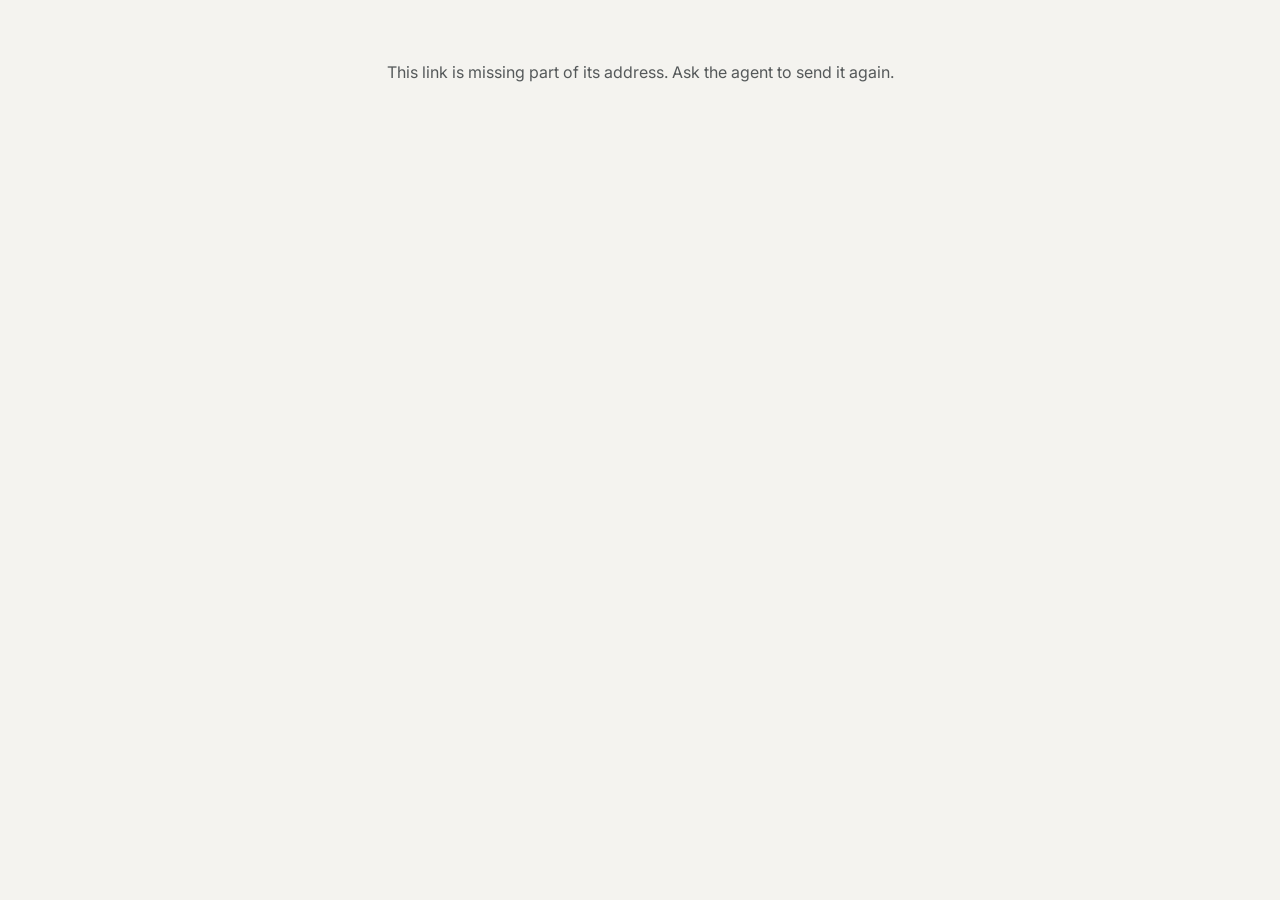
<file: party.html>
<!doctype html>
<html lang="en">
<head>
<meta charset="utf-8">
<meta name="viewport" content="width=device-width, initial-scale=1, viewport-fit=cover">
<title>Vinto · Deal page</title>
<meta name="robots" content="noindex">
<link rel="icon" href="img/favicon.png">
<link rel="preconnect" href="https://fonts.googleapis.com">
<link rel="preconnect" href="https://fonts.gstatic.com" crossorigin>
<link href="https://fonts.googleapis.com/css2?family=Inter:wght@400;500;600;700&family=Instrument+Serif:ital@1&display=swap" rel="stylesheet">
<style>
:root { --obsidian: #070B0A; --ink: #0E1513; --ivory: #F4F3EF; --line: #E6E3DA; --muted: #55595A; --faint: #7B7F80; --gold: #9C7B3C; --champagne: #D6BD86; --sans: Inter, -apple-system, Helvetica, Arial, sans-serif; --serif: "Instrument Serif", Georgia, serif; }
* { box-sizing: border-box; }
body { margin: 0; background: var(--ivory); color: var(--ink); font-family: var(--sans); font-size: 16px; line-height: 1.55; }
.hero { background: var(--obsidian); color: #fff; padding: 28px 0 24px; }
.wrap { max-width: 620px; margin: 0 auto; padding-left: max(16px, env(safe-area-inset-left, 0px)); padding-right: max(16px, env(safe-area-inset-right, 0px)); }
.brand { font-size: 12px; letter-spacing: .3em; color: var(--champagne); font-weight: 600; }
h1 { font-weight: 500; font-size: 28px; margin: 10px 0 4px; }
h1 em { font-family: var(--serif); font-style: italic; font-weight: 400; color: var(--champagne); }
.street { color: rgba(255,255,255,.75); }
main { padding: 18px 0 40px; }
.card { background: #fff; border: 1px solid var(--line); border-radius: 18px; padding: 18px; margin-bottom: 14px; }
.eyebrow { font-size: 11px; font-weight: 600; letter-spacing: .14em; text-transform: uppercase; color: var(--gold); }
h2 { font-size: 19px; font-weight: 600; margin: 4px 0 8px; }
.sub { color: var(--muted); font-size: 14.5px; }
.check { display: flex; gap: 12px; align-items: flex-start; padding: 10px 0; border-top: 1px solid var(--line); cursor: pointer; }
.check .box { width: 22px; height: 22px; border-radius: 6px; border: 1.5px solid var(--line); flex: none; margin-top: 2px; }
.check.on .box { background: var(--gold); border-color: var(--gold); }
.check.on .lbl { color: var(--faint); text-decoration: line-through; }
.row { display: flex; justify-content: space-between; gap: 12px; padding: 7px 0; border-top: 1px solid var(--line); font-size: 15px; }
.row .d { color: var(--gold); font-weight: 600; white-space: nowrap; }
.row.done { color: var(--faint); }
.links a { color: var(--gold); font-weight: 600; margin-right: 16px; text-decoration: none; }
.center { text-align: center; padding: 60px 16px; color: var(--muted); }
.fine { font-size: 12.5px; color: var(--faint); text-align: center; margin-top: 18px; }
.saved { font-size: 13.5px; color: var(--muted); margin-top: 8px; }
</style>
</head>
<body>
<div id="app"><div class="center">Loading…</div></div>
<script>
(function () {
  var BASE = 'https://ovwsmktnufozcyaqaqfz.supabase.co/rest/v1/rpc/';
  var KEY = 'sb_publishable_IvKFJC5hSi_ydgtLY5wk-A_FeJHikgb';
  var token = new URLSearchParams(location.hash.slice(1)).get('p') || '';
  var app = document.getElementById('app');
  function esc(s) { return String(s == null ? '' : s).replace(/[&<>"']/g, function (c) { return { '&': '&amp;', '<': '&lt;', '>': '&gt;', '"': '&quot;', "'": '&#39;' }[c]; }); }
  function rpc(name, body) { return fetch(BASE + name, { method: 'POST', headers: { apikey: KEY, 'Content-Type': 'application/json' }, body: JSON.stringify(body) }).then(function (r) { return r.json(); }); }
  function fmt(k) { var p = String(k).split('-'); return new Date(+p[0], +p[1] - 1, +p[2]).toLocaleDateString('en-US', { weekday: 'short', month: 'short', day: 'numeric' }); }
  if (!/^[A-Za-z0-9_-]{24,64}$/.test(token)) { app.innerHTML = '<div class="center">This link is missing part of its address. Ask the agent to send it again.</div>'; return; }
  rpc('party_status', { t: token }).then(function (d) {
    if (!d || !d.street) { app.innerHTML = '<div class="center">This link isn’t active anymore. Ask the agent for a new one.</div>'; return; }
    var a = d.agent || {}, tel = String(a.phone || '').replace(/[^\d+]/g, '');
    var open = (d.items || []).filter(function (x) { return !x.done; }).length;
    var html = '<header class="hero"><div class="wrap"><div class="brand">VINTO' + (a.brokerage ? ' · ' + esc(a.brokerage) : '') + '</div>' +
      '<h1>Hi' + (d.name ? ' ' + esc(String(d.name).split(' ')[0]) : '') + ', <em>here’s the deal.</em></h1><div class="street">' + esc(d.street) + ' · ' + esc(d.stage) + '</div></div></header><main><div class="wrap">';
    if ((d.items || []).length) {
      html += '<section class="card"><div class="eyebrow">What we need from you · ' + esc(d.role) + '</div><h2>' + (open ? open + ' item' + (open === 1 ? '' : 's') + ' left' : 'All done. Thank you!') + '</h2><p class="sub">Tap to check off. ' + esc((a.name || 'The agent').split(' ')[0]) + ' gets a notice right away.</p>';
      d.items.forEach(function (x) { html += '<div class="check' + (x.done ? ' on' : '') + '" data-id="' + esc(x.id) + '" role="checkbox" aria-checked="' + (x.done ? 'true' : 'false') + '" tabindex="0"><span class="box"></span><span class="lbl">' + esc(x.label) + '</span></div>'; });
      html += '</section>';
    }
    var dates = d.dates || [];
    html += '<section class="card"><div class="eyebrow">Key dates</div><h2>From the contract</h2>' + (dates.length ? dates.map(function (x) { return '<div class="row' + (x.done ? ' done' : '') + '"><span>' + esc(x.label) + '</span><span class="d">' + (x.done ? 'Done' : esc(fmt(x.date))) + '</span></div>'; }).join('') : '<p class="sub">Dates show here once they’re set.</p>') + '</section>';
    html += '<section class="card"><div class="eyebrow">Send a file</div><h2>Share a document with ' + esc((a.name || 'the agent').split(' ')[0]) + '</h2><p class="sub">PDF or photo, up to 10 MB. Never send wiring instructions here: give the buyer a phone number to verify them instead.</p><input type="file" id="f" accept="application/pdf,image/jpeg,image/png,image/heic" style="margin-top:8px"><div class="saved" id="m"></div></section>';
    html += '<section class="card"><div class="eyebrow">Your contact</div><h2>' + esc(a.name || 'The agent') + '</h2><div class="links">' + (tel ? '<a href="tel:' + esc(tel) + '">Call</a><a href="sms:' + esc(tel) + '">Text</a>' : '') + (a.email ? '<a href="mailto:' + esc(a.email) + '">Email</a>' : '') + '</div>' + (tel ? '<p class="sub">' + esc(a.phone) + '</p>' : '') + '</section>';
    html += '<p class="fine">A private page for this transaction only. Powered by <a href="https://vintorealty.com/" style="color:inherit">Vinto</a>.</p></div></main>';
    app.innerHTML = html;
    Array.prototype.forEach.call(document.querySelectorAll('.check'), function (el) {
      var flip = function () {
        var on = !el.classList.contains('on'); el.classList.toggle('on', on); el.setAttribute('aria-checked', on ? 'true' : 'false');
        rpc('party_check', { t: token, item: el.getAttribute('data-id'), is_done: on }).then(function (ok) { if (!ok) throw 0; }).catch(function () { el.classList.toggle('on', !on); });
      };
      el.addEventListener('click', flip);
      el.addEventListener('keydown', function (e) { if (e.key === ' ' || e.key === 'Enter') { e.preventDefault(); flip(); } });
    });
    var f = document.getElementById('f'), m = document.getElementById('m');
    f.addEventListener('change', function () {
      var file = f.files && f.files[0]; if (!file) return;
      if (file.size > 10 * 1024 * 1024) { m.textContent = 'That file is over 10 MB.'; return; }
      m.textContent = 'Sending…';
      var rd = new FileReader();
      rd.onload = function () {
        fetch(BASE.replace('/rest/v1/rpc/', '/functions/v1/portal-upload'), { method: 'POST', headers: { apikey: KEY, 'Content-Type': 'application/json' }, body: JSON.stringify({ p: token, name: file.name, mime: file.type, data: String(rd.result).split(',')[1] || '' }) })
          .then(function (r) { return r.json(); })
          .then(function (j) { m.textContent = j && j.ok ? 'Sent! ' + ((a.name || 'The agent').split(' ')[0]) + ' has it.' : (j && j.error) || 'That didn’t send. Please try again.'; f.value = ''; })
          .catch(function () { m.textContent = 'That didn’t send. Please try again.'; });
      };
      rd.readAsDataURL(file);
    });
  }).catch(function () { app.innerHTML = '<div class="center">We couldn’t load this page right now. Please try again in a minute.</div>'; });
})();
</script>
</body>
</html>
</file>
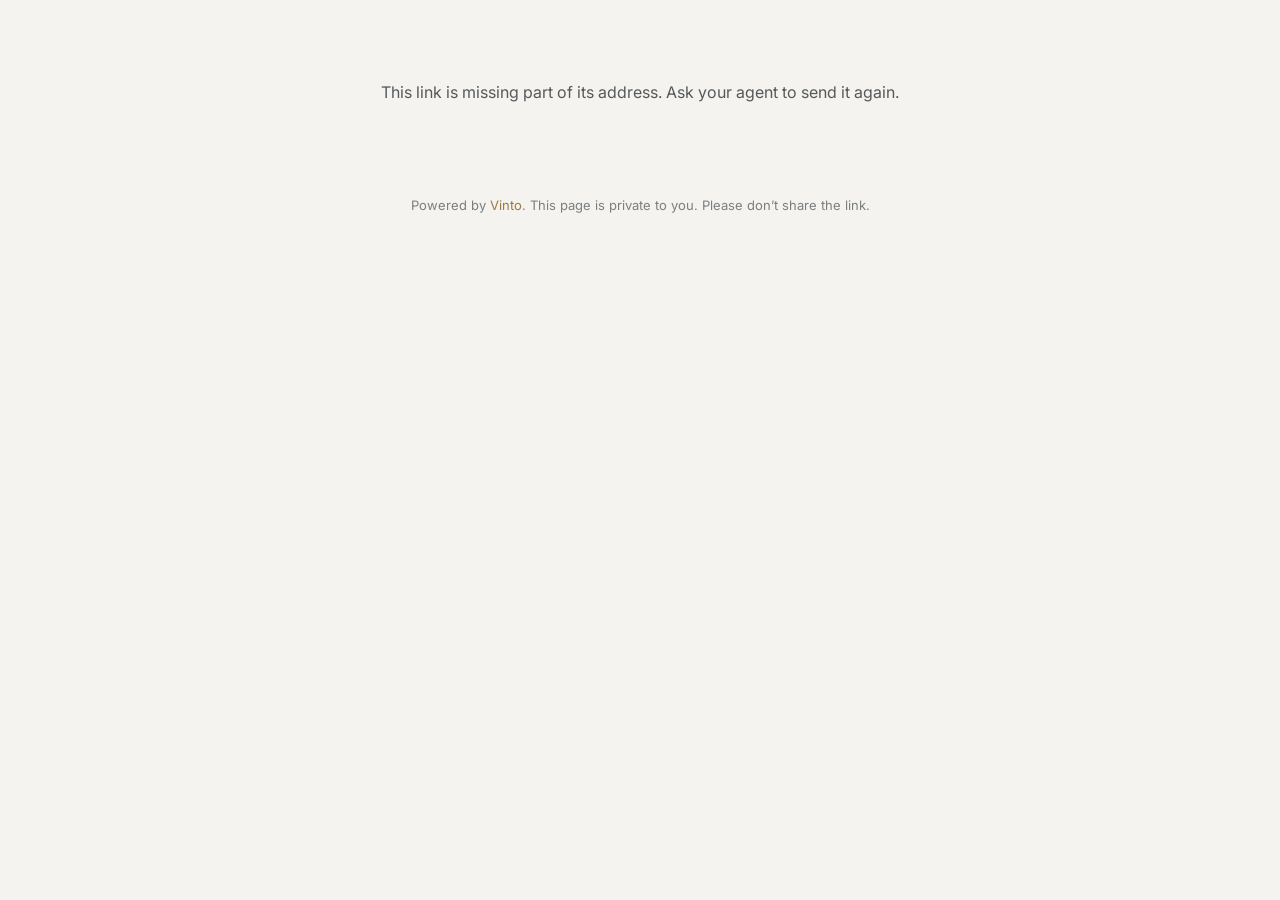
<file: portal.html>
<!doctype html>
<html lang="en">
<head>
<meta charset="utf-8">
<meta name="viewport" content="width=device-width, initial-scale=1">
<meta name="robots" content="noindex, nofollow">
<meta name="referrer" content="no-referrer">
<title>Your home portal · Vinto</title>
<meta name="theme-color" content="#070B0A">
<link rel="icon" href="img/favicon.png">
<link rel="preconnect" href="https://fonts.googleapis.com">
<link rel="preconnect" href="https://fonts.gstatic.com" crossorigin>
<link href="https://fonts.googleapis.com/css2?family=Inter:wght@400;500;600;700&family=Instrument+Serif:ital@1&display=swap" rel="stylesheet">
<style>
:root {
  --obsidian: #070B0A; --ink: #0E1513; --ivory: #F4F3EF; --paper: #FFFFFF; --line: #E6E3DA; --line2: #EEEBE4;
  --muted: #55595A; --faint: #7B7F80; --gold: #9C7B3C; --champagne: #D6BD86; --champagne-2: #F0DEB4;
  --green: #2F8F6B; --red: #B42318; --cream: #F8F3E7;
  --sans: "Inter", -apple-system, "Helvetica Neue", Arial, sans-serif; --serif: "Instrument Serif", Georgia, serif;
}
* { box-sizing: border-box; }
html, body { margin: 0; }
body { background: var(--ivory); color: var(--ink); font-family: var(--sans); font-size: 16px; line-height: 1.55; -webkit-font-smoothing: antialiased; }
.wrap { max-width: 680px; margin: 0 auto; padding: 0 16px; }
header.hero { background: radial-gradient(ellipse 80% 70% at 80% 0%, rgba(214,189,134,.16), transparent 60%), var(--obsidian); color: #fff; padding: 22px 0 34px; }
.brand { display: flex; align-items: center; justify-content: space-between; font-size: 12px; letter-spacing: .3em; font-weight: 600; color: rgba(255,255,255,.75); }
.brand img { width: 24px; height: 24px; vertical-align: middle; margin-right: 8px; }
.brand small { letter-spacing: .08em; font-weight: 500; color: rgba(255,255,255,.5); text-transform: none; font-size: 12.5px; }
h1 { font-size: 34px; line-height: 1.08; letter-spacing: -0.03em; font-weight: 600; margin: 26px 0 0; }
h1 em, h2 em { font-family: var(--serif); font-style: italic; font-weight: 400; background: linear-gradient(100deg, var(--champagne-2), var(--champagne) 45%, #B8964F); -webkit-background-clip: text; background-clip: text; color: transparent; }
.street { margin-top: 10px; color: rgba(255,255,255,.7); font-size: 16px; }
.stage { display: inline-block; margin-top: 16px; padding: 5px 12px; border-radius: 999px; font-size: 12.5px; font-weight: 600; letter-spacing: .06em; text-transform: uppercase; background: rgba(214,189,134,.16); color: var(--champagne); border: 1px solid rgba(214,189,134,.3); }
.count { margin-top: 22px; display: flex; align-items: baseline; gap: 10px; }
.count b { font-size: 54px; font-weight: 600; letter-spacing: -0.05em; line-height: 1; font-variant-numeric: tabular-nums; }
.count span { color: rgba(255,255,255,.65); font-size: 15px; }
main { padding: 18px 0 60px; }
.card { background: var(--paper); border: 1px solid var(--line); border-radius: 20px; padding: 22px; margin-top: 14px; }
.eyebrow { font-size: 11.5px; font-weight: 600; letter-spacing: .16em; text-transform: uppercase; color: var(--gold); }
h2 { font-size: 21px; letter-spacing: -0.02em; font-weight: 600; margin: 6px 0 0; }
.sub { color: var(--muted); font-size: 14.5px; margin-top: 4px; }
.steps { list-style: none; margin: 16px 0 0; padding: 0; }
.steps li { position: relative; padding: 0 0 16px 30px; }
.steps li::before { content: ""; position: absolute; left: 7px; top: 20px; bottom: 0; width: 2px; background: var(--line2); }
.steps li:last-child::before { display: none; }
.dot { position: absolute; left: 0; top: 4px; width: 16px; height: 16px; border-radius: 50%; border: 2px solid var(--line); background: #fff; }
.steps li.done .dot { background: var(--green); border-color: var(--green); }
.steps li.done .dot::after { content: "✓"; color: #fff; font-size: 10px; position: absolute; left: 2px; top: -1px; font-weight: 700; }
.steps li.next .dot { border-color: var(--gold); box-shadow: 0 0 0 4px rgba(214,189,134,.25); }
.steps b { font-weight: 600; display: block; }
.steps li.done b { color: var(--muted); text-decoration: line-through; text-decoration-color: rgba(0,0,0,.2); }
.steps .when { font-size: 13.5px; color: var(--faint); }
.steps li.next .when { color: var(--gold); font-weight: 600; }
.check { display: flex; gap: 12px; align-items: flex-start; padding: 12px 0; border-top: 1px solid var(--line2); cursor: pointer; }
.check:first-of-type { border-top: 0; }
.box { flex: none; width: 22px; height: 22px; border-radius: 7px; border: 1.5px solid var(--gold); display: grid; place-items: center; margin-top: 1px; }
.check.on .box { background: var(--gold); }
.check.on .box::after { content: "✓"; color: #fff; font-size: 13px; font-weight: 700; }
.check.on .lbl { color: var(--faint); text-decoration: line-through; }
.check small { display: block; color: var(--faint); font-size: 13px; }
.home { padding: 14px 0; border-top: 1px solid var(--line2); }
.home:first-of-type { border-top: 0; }
.home .row { display: flex; justify-content: space-between; gap: 10px; align-items: baseline; }
.home .time { font-size: 13px; font-weight: 600; color: var(--gold); white-space: nowrap; }
.links { display: flex; flex-wrap: wrap; gap: 8px; margin-top: 8px; }
.links a, .pill { font-size: 13.5px; font-weight: 500; color: var(--ink); text-decoration: none; padding: 6px 12px; border-radius: 999px; border: 1px solid var(--line); background: var(--ivory); }
.rate { display: flex; gap: 8px; margin-top: 10px; }
.rate button { font: 600 14px var(--sans); padding: 8px 14px; border-radius: 999px; border: 1px solid var(--line); background: #fff; color: var(--ink); cursor: pointer; }
.rate button.on.up { background: #E8F4EE; border-color: var(--green); color: var(--green); }
.rate button.on.down { background: #FBECEA; border-color: var(--red); color: var(--red); }
.tools { display: flex; flex-wrap: wrap; gap: 8px; margin-top: 14px; }
.tools button { font: 600 13.5px var(--sans); padding: 8px 14px; border-radius: 999px; border: 1px solid rgba(214,189,134,.35); background: rgba(255,255,255,.06); color: var(--champagne-2); cursor: pointer; }
.ghost { font: 600 14px var(--sans); padding: 10px 16px; border-radius: 999px; border: 1px solid var(--line); background: var(--ivory); color: var(--ink); cursor: pointer; margin-top: 12px; }
.thread { margin-top: 10px; display: flex; flex-direction: column; gap: 8px; }
.msg { max-width: 85%; padding: 10px 14px; border-radius: 16px; font-size: 14.5px; line-height: 1.45; white-space: pre-wrap; }
.msg.me { align-self: flex-end; background: var(--obsidian); color: #F4F3EF; border-bottom-right-radius: 6px; }
.msg.them { align-self: flex-start; background: var(--cream); color: var(--ink); border-bottom-left-radius: 6px; }
.msg small { display: block; font-size: 11.5px; opacity: .6; margin-top: 3px; }
.ask { display: flex; gap: 8px; margin-top: 12px; align-items: flex-end; }
.ask textarea { flex: 1; font: 15px var(--sans); padding: 10px 12px; border-radius: 14px; border: 1px solid var(--line); min-height: 44px; resize: vertical; }
.ask button { font: 600 14px var(--sans); padding: 11px 16px; border-radius: 999px; border: 0; background: var(--obsidian); color: var(--champagne-2); cursor: pointer; }
.member { padding: 12px 0; border-top: 1px solid var(--line2); }
.member small { display: block; font-size: 11px; font-weight: 600; letter-spacing: .14em; text-transform: uppercase; color: var(--gold); }
.member b { display: block; font-size: 15.5px; margin-top: 2px; }
.member span { display: block; color: var(--muted); font-size: 13.5px; }
.member .links { margin-top: 8px; }
.celebrate canvas { width: 100%; height: auto; border-radius: 16px; margin-top: 12px; display: block; }
.note { width: 100%; margin-top: 8px; font: 14.5px var(--sans); padding: 10px 12px; border-radius: 12px; border: 1px solid var(--line); background: #fff; resize: vertical; min-height: 42px; }
.quote { padding: 12px 14px; margin-top: 10px; background: var(--cream); border-radius: 12px; font-size: 15px; }
.quote::before { content: "“"; color: var(--gold); font-family: var(--serif); font-size: 26px; line-height: 0; margin-right: 4px; vertical-align: -8px; }
.stat { display: flex; align-items: baseline; gap: 8px; margin-top: 12px; }
.stat b { font-size: 34px; font-weight: 600; letter-spacing: -0.04em; }
.facts { display: grid; grid-template-columns: 1fr 1fr; gap: 10px; margin-top: 12px; }
.facts div { background: var(--ivory); border-radius: 12px; padding: 10px 12px; }
.facts small { display: block; font-size: 12px; color: var(--faint); }
.facts span { font-weight: 600; font-size: 15px; }
.move li { list-style: none; display: grid; grid-template-columns: 84px 1fr; gap: 12px; padding: 10px 0; border-top: 1px solid var(--line2); }
.move { margin: 12px 0 0; padding: 0; }
.move li:first-child { border-top: 0; }
.move .d { font-size: 13px; font-weight: 600; color: var(--gold); }
.move li.past { opacity: .5; }
.next h2 { margin-bottom: 2px; }
.nextwhen { color: var(--gold); font-weight: 600; font-size: 14px; margin-bottom: 10px; }
.nextrow { margin-top: 10px; }
.nextrow small { display: block; font-size: 11px; font-weight: 600; letter-spacing: .14em; text-transform: uppercase; color: var(--gold); }
.nextrow p { margin: 4px 0 0; font-size: 15.5px; line-height: 1.5; }
.nextafter { margin-top: 14px; }
.chips .qa { margin: 4px 4px 0 0; font-size: 13.5px; } .qaA p { margin: 8px 0 0; line-height: 1.5; } .qaA .q { font-weight: 600; }
.shield { border: 1.5px solid #E7B9B3; }
.shieldsteps { margin: 12px 0 0; padding-left: 20px; font-size: 15px; line-height: 1.55; }
.shieldsteps li { margin-bottom: 6px; }
.warn { margin-top: 12px; padding: 12px 14px; border-radius: 12px; background: #FBECEA; color: #7A1A12; font-size: 14px; }
label.f { display: block; font-size: 13.5px; font-weight: 600; margin-top: 14px; }
label.f small { font-weight: 400; color: var(--faint); }
input.t, textarea.t { width: 100%; margin-top: 6px; font: 15px var(--sans); padding: 11px 12px; border-radius: 12px; border: 1px solid var(--line); background: #fff; }
textarea.t { min-height: 70px; resize: vertical; }
.btn { display: inline-block; margin-top: 16px; font: 600 15px var(--sans); padding: 13px 20px; border-radius: 999px; border: 0; cursor: pointer; background: linear-gradient(180deg, var(--champagne-2), var(--champagne)); color: var(--obsidian); }
.saved { color: var(--green); font-weight: 600; font-size: 14px; margin-left: 10px; }
.empty { color: var(--faint); font-size: 14.5px; margin-top: 10px; }
footer { text-align: center; color: var(--faint); font-size: 13px; padding: 10px 16px 40px; }
footer a { color: var(--gold); text-decoration: none; }
.center { text-align: center; padding: 80px 16px; color: var(--muted); }
.gsec { margin-top: 18px; }
.gsec h3 { font-size: 13px; font-weight: 600; letter-spacing: .12em; text-transform: uppercase; color: var(--gold); margin: 0; }
.demo-bar { position: sticky; top: 0; z-index: 9; text-align: center; font-size: 13px; padding: 9px 14px; background: #D6BD86; color: #070B0A; font-weight: 500; }
.demo-bar a { color: #070B0A; font-weight: 700; }
.gsec p { margin: 6px 0 0; white-space: pre-wrap; }
@media (max-width: 420px) { h1 { font-size: 30px; } .facts { grid-template-columns: 1fr; } }
</style>
</head>
<body>
<div id="app"><div class="center">Loading your portal…</div></div>
<footer>Powered by <a href="https://vintorealty.com" target="_blank" rel="noopener">Vinto</a>. This page is private to you. Please don’t share the link.</footer>

<script>
(function () {
  var BASE = 'https://ovwsmktnufozcyaqaqfz.supabase.co/rest/v1/rpc/';
  var PULSE = false; // idea 74, off until tested
  var KEY = 'sb_publishable_IvKFJC5hSi_ydgtLY5wk-A_FeJHikgb';
  var hash = new URLSearchParams(location.hash.slice(1));
  var token = hash.get('t'), guideToken = hash.get('g');
  var app = document.getElementById('app');

  // Home guide questions (the seller fills these in; the buyer sees the finished guide).
  var GUIDE = [
    ['wifi', 'Internet and Wi-Fi', 'Provider, and where the router is'],
    ['trash_day', 'Trash and recycling', 'Pickup days and the company'],
    ['utilities', 'Utilities', 'Power, water, gas companies'],
    ['hvac', 'Heating and air', 'Filter size, service company, age'],
    ['appliances', 'Appliances and warranties', 'Makes, ages, any warranties that transfer'],
    ['paint', 'Paint colors', 'Brand and color names by room'],
    ['outdoor', 'Yard, sprinklers and pool', 'Sprinkler schedule, pool service, plants to know'],
    ['vendors', 'Service people you trust', 'Plumber, electrician, handyman, pest control'],
    ['quirks', 'Good to know', 'Breaker panel, water shutoff, any quirks'],
    ['neighborhood', 'Favorite local spots', 'Coffee, restaurants, parks, neighbors to meet']
  ];

  // ---------- Español ----------
  var LANG = (function () { try { var s = localStorage.getItem('vinto-lang'); if (s) return s; } catch (e) {} return /^es/i.test(navigator.language || '') ? 'es' : 'en'; })();
  var LOC = LANG === 'es' ? 'es-US' : 'en-US';
  var ES = {
    'Questions': 'Preguntas', 'Ask about your deal': 'Pregunta sobre tu compra o venta', 'When is closing?': '¿Cuándo es el cierre?', 'What is due diligence?': '¿Qué es el período de diligencia?', 'Who is my lender?': '¿Quién es mi prestamista?', 'What do I bring to closing?': '¿Qué llevo al cierre?', 'How do I wire money safely?': '¿Cómo transfiero dinero de forma segura?', 'Send to my agent': 'Enviar a mi agente', 'I don’t know that one. Send it to your agent and they’ll answer here.': 'No sé esa. Envíasela a tu agente y te responderá aquí.',
    'Send a document': 'Enviar un documento', 'Share a file with your agent': 'Comparte un archivo con tu agente', 'A pre-approval letter, a signed form or a photo of your ID for the closing attorney. PDF or photo, up to 10 MB. Never send bank account or wiring details here.': 'Una carta de preaprobación, un formulario firmado o una foto de tu identificación para el abogado de cierre. PDF o foto, hasta 10 MB. Nunca envíes aquí datos bancarios o de transferencias.',
    'Your home binder': 'Tu carpeta de la casa', 'Everything about': 'Todo sobre', 'your home': 'tu casa', 'Closed': 'Cerrada', 'Anniversary': 'Aniversario', 'Happy home anniversary!': '¡Feliz aniversario de tu casa!', 'Keep these papers somewhere safe:': 'Guarda estos papeles en un lugar seguro:', 'Settlement statement': 'Estado de cierre', 'Recorded deed (the closing attorney mails it after recording)': 'Escritura registrada (el abogado de cierre la envía después de registrarla)', 'Owner’s title insurance policy': 'Póliza de seguro de título del dueño', 'Survey, if one was done': 'Agrimensura, si se hizo', 'Home warranty, manuals and receipts': 'Garantía de la casa, manuales y recibos', 'Your agent can email you copies of the closing papers they have. Your team and the house details stay on this page.': 'Tu agente puede enviarte por correo copias de los papeles de cierre que tiene. Tu equipo y los detalles de la casa se quedan en esta página.',
    'Public records (county)': 'Registros públicos (condado)', 'What the county has on file': 'Lo que el condado tiene registrado', 'From the county’s tax records, not the MLS. They may be outdated. Tell your agent if anything looks wrong.': 'De los registros de impuestos del condado, no del MLS. Pueden estar desactualizados. Dile a tu agente si algo parece incorrecto.', 'County': 'Condado', 'Parcel ID': 'Número de parcela', 'Acres': 'Acres', 'Subdivision': 'Subdivisión', 'Zoning': 'Zonificación', 'Tax year': 'Año fiscal', 'Year built': 'Año de construcción',
    'What happens next': 'Lo que sigue', 'What it is': 'Qué es', 'What you do': 'Qué haces tú', 'After that:': 'Después:', 'Protect your money': 'Protege tu dinero', 'Before you wire anything': 'Antes de transferir dinero', 'Wire fraud is the biggest scam in home buying. Criminals send fake “updated” instructions that look real. Your agent will never send you wiring instructions.': 'El fraude de transferencias es la mayor estafa al comprar casa. Los delincuentes envían instrucciones “actualizadas” falsas que parecen reales. Tu agente nunca te enviará instrucciones de transferencia.', 'Call the closing attorney at a number you already know, like the one above. Never use a number from an email or text.': 'Llama al abogado de cierre a un número que ya conoces, como el de arriba. Nunca uses un número de un correo o mensaje.', 'Confirm the amount and the account out loud before you send.': 'Confirma en voz alta el monto y la cuenta antes de enviar.', 'Treat any change to wiring instructions as fraud until the attorney confirms it by phone.': 'Trata cualquier cambio en las instrucciones como fraude hasta que el abogado lo confirme por teléfono.', 'Call the attorney again the same day to confirm the money arrived.': 'Vuelve a llamar al abogado el mismo día para confirmar que llegó el dinero.', 'If something feels off:': 'Si algo no se ve bien:', 'call your bank right away and ask them to recall the wire, then report it at ic3.gov.': 'llama a tu banco de inmediato para pedir que recuperen la transferencia y repórtalo en ic3.gov.', 'From your agent, not from an email.': 'De tu agente, no de un correo.', 'Nothing yet. Your agent is tracking this date and will tell you if anything is needed.': 'Nada por ahora. Tu agente sigue esta fecha y te avisará si se necesita algo.', 'You’re all done. Your agent is still here for anything about the home.': 'Todo listo. Tu agente sigue aquí para cualquier cosa sobre la casa.', 'Your home is on the market. Showings and buyer feedback show up below.': 'Tu casa está en venta. Las visitas y comentarios aparecen abajo.', 'We’re finding your home. Rate each home after you see it so your agent knows what you like.': 'Estamos buscando tu casa. Califica cada casa después de verla para que tu agente sepa lo que te gusta.', 'Your agent will add the next step here as soon as it’s set.': 'Tu agente agregará el siguiente paso aquí en cuanto esté listo.', 'Your window to inspect the home and decide.': 'Tu periodo para inspeccionar la casa y decidir.', 'Go to the inspection, read the report and tell your agent what matters most. Repair requests have to be made before this date.': 'Ve a la inspección, lee el informe y dile a tu agente qué es lo más importante. Las solicitudes de reparación deben hacerse antes de esta fecha.', 'Buyers inspect the home now and may ask for repairs.': 'Los compradores inspeccionan la casa ahora y pueden pedir reparaciones.', 'Keep the home easy to access. Your agent brings any request to you right away.': 'Mantén la casa fácil de visitar. Tu agente te traerá cualquier solicitud de inmediato.', 'The lender’s appraiser checks the home’s value.': 'El tasador del prestamista revisa el valor de la casa.', 'Nothing needed from you. The lender orders it and your agent watches for the result.': 'No necesitas hacer nada. El prestamista la pide y tu agente espera el resultado.', 'The buyer’s lender checks the home’s value.': 'El prestamista del comprador revisa el valor de la casa.', 'Make the home easy to access for the appraiser.': 'Facilita el acceso a la casa para el tasador.', 'Your lender finishes approving your loan.': 'Tu prestamista termina de aprobar tu préstamo.', 'Answer your lender quickly. Don’t open new credit, change jobs or make big purchases until after closing.': 'Responde rápido a tu prestamista. No abras crédito nuevo, no cambies de trabajo ni hagas compras grandes hasta después del cierre.', 'The buyer’s lender finishes approving their loan.': 'El prestamista del comprador termina de aprobar su préstamo.', 'Nothing needed from you. Your agent tracks the buyer’s loan.': 'No necesitas hacer nada. Tu agente sigue el préstamo del comprador.', 'Your good-faith deposit goes to the holder named in the contract.': 'Tu depósito de garantía va a quien lo guarda según el contrato.', 'Send it by this date. Call the holder at a number you already know to confirm how to pay. Never use instructions from an email alone.': 'Envíalo antes de esta fecha. Llama a quien lo guarda a un número que ya conoces para confirmar cómo pagar. Nunca uses instrucciones solo de un correo.', 'The buyer’s good-faith deposit is due.': 'Vence el depósito de garantía del comprador.', 'Nothing needed from you. Your agent confirms it was received.': 'No necesitas hacer nada. Tu agente confirma que se recibió.', 'A final look at the home before closing.': 'Una última revisión de la casa antes del cierre.', 'Check that agreed repairs are done and everything works.': 'Revisa que las reparaciones acordadas estén hechas y que todo funcione.', 'The buyer takes a final look at the home.': 'El comprador revisa la casa por última vez.', 'Leave the home clean, empty and with the agreed items in place.': 'Deja la casa limpia, vacía y con lo acordado en su lugar.', 'The keys change hands.': 'Se entregan las llaves.', 'Plan your move around this date.': 'Planea tu mudanza para esta fecha.', 'The buyer takes the keys.': 'El comprador recibe las llaves.', 'Be fully moved out by this date.': 'Termina de mudarte antes de esta fecha.', 'You sign the final papers with the closing attorney and the home changes hands.': 'Firmas los documentos finales con el abogado de cierre y la casa cambia de dueño.', 'Bring a photo ID. Confirm any wire instructions by phone only, at a number you already know.': 'Trae una identificación con foto. Confirma cualquier instrucción de transferencia solo por teléfono, a un número que ya conoces.', 'Bring a photo ID. Your agent confirms the time and place with you.': 'Trae una identificación con foto. Tu agente confirma contigo la hora y el lugar.',
    'here’s where things stand.': 'así van las cosas.', '📅 Add dates to my calendar': '📅 Agregar fechas a mi calendario', 'Share with family': 'Compartir con la familia',
    'Under contract': 'Bajo contrato', 'Active': 'En venta', 'Closed': 'Cerrada', 'Coming soon': 'Próximamente',
    'Your timeline': 'Tu cronograma', 'Every step, in order': 'Cada paso, en orden', 'Done': 'Listo',
    'Your agent will add your dates here as soon as they’re set.': 'Tu agente agregará tus fechas aquí en cuanto estén definidas.',
    'What we need from you': 'Lo que necesitamos de ti', 'All done. Thank you!': '¡Todo listo, gracias!',
    'Tap to check off. Your agent sees it right away. Send documents to your agent directly, never by replying to an unknown email.': 'Toca para marcarlo. Tu agente lo ve al instante. Envía documentos directamente a tu agente, nunca respondiendo a un correo desconocido.',
    'Homes you’re seeing': 'Casas que vas a ver', 'Rate each one after you see it. Your agent sees your thoughts instantly.': 'Califica cada una después de verla. Tu agente ve tu opinión al instante.',
    'Map': 'Mapa', '👍 Love it': '👍 Me encanta', '👎 Not for us': '👎 No es para nosotros', 'Anything to remember? (optional)': '¿Algo que recordar? (opcional)',
    'Showings': 'Visitas', 'What buyers are saying': 'Lo que dicen los compradores', 'showings this week': 'visitas esta semana', 'showing this week': 'visita esta semana',
    'Feedback from buyers’ agents will show up here, with no names.': 'Los comentarios de los agentes de compradores aparecerán aquí, sin nombres.',
    'Moving countdown': 'Cuenta regresiva para la mudanza', 'Your next few weeks': 'Tus próximas semanas',
    'Book movers and get quotes': 'Reserva la mudanza y pide cotizaciones', 'Set up power, water, gas and internet starting closing day': 'Activa luz, agua, gas e internet desde el día del cierre',
    'Forward your mail (USPS) and update your address': 'Redirige tu correo (USPS) y actualiza tu dirección', 'Get homeowners insurance to your lender': 'Envía el seguro de vivienda a tu prestamista',
    'Call your closing attorney to confirm wire instructions by phone': 'Llama a tu abogado de cierre para confirmar por teléfono las instrucciones de transferencia',
    'Final walkthrough with your agent': 'Recorrido final con tu agente', 'Closing day: bring your photo ID': 'Día del cierre: trae tu identificación con foto',
    'Book movers and start packing rooms you don’t use': 'Reserva la mudanza y empieza a empacar los cuartos que no usas', 'Schedule utilities to stop the day after closing': 'Programa la baja de servicios para el día después del cierre',
    'Gather keys, remotes, codes and manuals for the buyer': 'Reúne llaves, controles, códigos y manuales para el comprador', 'Leave the home clean and empty for the walkthrough': 'Deja la casa limpia y vacía para el recorrido final',
    'Wire fraud warning:': 'Alerta de fraude:', 'never send money based on an email or text alone. Always call your closing attorney at a number you already know to confirm wire instructions.': 'nunca envíes dinero solo por un correo o mensaje. Siempre llama a tu abogado de cierre a un número que ya conoces para confirmar las instrucciones de transferencia.',
    'Home handoff guide': 'Guía de entrega de la casa', 'Help the next owners': 'Ayuda a los nuevos dueños a', 'feel at home': 'sentirse en casa',
    'Your agent turns this into a welcome guide for your buyers. Fill in what you know; skip the rest. Share alarm and door codes in person at closing, not here.': 'Tu agente lo convierte en una guía de bienvenida para tus compradores. Llena lo que sepas; omite el resto. Comparte los códigos de alarma y puertas en persona en el cierre, no aquí.',
    'Internet and Wi-Fi': 'Internet y Wi-Fi', 'Provider, and where the router is': 'Proveedor y dónde está el router', 'Trash and recycling': 'Basura y reciclaje', 'Pickup days and the company': 'Días de recolección y la compañía',
    'Utilities': 'Servicios', 'Power, water, gas companies': 'Compañías de luz, agua y gas', 'Heating and air': 'Calefacción y aire', 'Filter size, service company, age': 'Tamaño del filtro, compañía de servicio, antigüedad',
    'Appliances and warranties': 'Electrodomésticos y garantías', 'Makes, ages, any warranties that transfer': 'Marcas, antigüedad y garantías transferibles', 'Paint colors': 'Colores de pintura', 'Brand and color names by room': 'Marca y nombre del color por cuarto',
    'Yard, sprinklers and pool': 'Jardín, riego y piscina', 'Sprinkler schedule, pool service, plants to know': 'Horario de riego, servicio de piscina, plantas', 'Service people you trust': 'Técnicos de confianza', 'Plumber, electrician, handyman, pest control': 'Plomero, electricista, mantenimiento, control de plagas',
    'Good to know': 'Bueno saber', 'Breaker panel, water shutoff, any quirks': 'Panel eléctrico, llave de paso del agua, detalles', 'Favorite local spots': 'Lugares favoritos', 'Coffee, restaurants, parks, neighbors to meet': 'Cafés, restaurantes, parques, vecinos',
    'Save my guide': 'Guardar mi guía', 'Saved': 'Guardado', 'Saved. Thank you!': 'Guardado. ¡Gracias!',
    'Welcome home': 'Bienvenido a casa', 'Your agent,': 'Tu agente,', 'for life': 'para siempre',
    'Questions about the house, a home value update or a friend who’s moving? Your agent is one tap away.': '¿Preguntas sobre la casa, una actualización del valor o un amigo que se muda? Tu agente está a un toque.',
    'What’s my home worth now?': '¿Cuánto vale mi casa ahora?', 'Refer a friend': 'Recomienda a un amigo', 'Their name': 'Su nombre', 'Their phone or email': 'Su teléfono o correo',
    'Buying, selling, or just curious? (optional)': '¿Comprar, vender o solo curiosidad? (opcional)', 'Send to my agent': 'Enviar a mi agente', 'Sent. Thank you!': 'Enviado. ¡Gracias!',
    'Questions?': '¿Preguntas?', 'Message your agent': 'Escríbele a tu agente', 'Ask anything about your move. Your agent gets it in Vinto and the answer shows up here.': 'Pregunta lo que quieras sobre tu mudanza. Tu agente lo recibe en Vinto y la respuesta aparece aquí.',
    'Type a question…': 'Escribe una pregunta…', 'Send': 'Enviar', 'The house': 'La casa', 'Key details': 'Detalles clave',
    'Your team': 'Tu equipo', 'Who’s helping you': 'Quién te está ayudando', 'Your agent': 'Tu agente', 'Lender': 'Prestamista', 'Closing attorney': 'Abogado de cierre', 'Home inspector': 'Inspector de vivienda', 'Insurance': 'Seguro', 'Other agent': 'Otro agente',
    'Congratulations': 'Felicidades', 'You did it.': '¡Lo lograron!', 'Welcome home.': 'Bienvenidos a casa.', 'Make a “We closed!” photo card to share with family and friends.': 'Crea una tarjeta de “¡Ya es nuestra!” para compartir con familia y amigos.', 'Share my card': 'Compartir mi tarjeta',
    'Call': 'Llamar', 'Text': 'Mensaje', 'Email': 'Correo',
    'Binding agreement': 'Contrato vinculante', 'Earnest money due': 'Depósito de garantía', 'Due diligence ends': 'Fin del período de revisión', 'Appraisal': 'Tasación', 'Financing contingency': 'Contingencia de financiamiento',
    'Final walkthrough': 'Recorrido final', 'Closing': 'Cierre', 'Inspection': 'Inspección', 'Listing photos': 'Fotos del anuncio', 'Listing goes live': 'El anuncio se publica', 'Open house': 'Casa abierta',
    'Send your mortgage pre-approval letter': 'Envía tu carta de preaprobación hipotecaria', 'Send a photo of your ID for the closing attorney': 'Envía una foto de tu identificación para el abogado de cierre',
    'Deliver earnest money (within 3 business days of binding)': 'Entrega el depósito de garantía (dentro de 3 días hábiles)', 'Deliver earnest money by the date in your contract': 'Entrega el depósito de garantía antes de la fecha de tu contrato', 'Schedule the home inspection': 'Programa la inspección de la casa',
    'Pick a homeowners insurance company and send it to your lender': 'Elige un seguro de vivienda y envíalo a tu prestamista', 'Confirm your closing time and bring a photo ID': 'Confirma la hora del cierre y trae identificación con foto',
    'Sign the listing paperwork and seller’s disclosure': 'Firma los documentos del anuncio y la declaración del vendedor', 'Get the home photo-ready: declutter, clean, lights on': 'Prepara la casa para las fotos: ordena, limpia, luces encendidas',
    'Share HOA contact info and documents (if any)': 'Comparte el contacto y documentos de la HOA (si hay)', 'Tell us about recent repairs and any warranties': 'Cuéntanos sobre reparaciones recientes y garantías',
    'Fill in your home handoff guide on your portal': 'Llena tu guía de entrega en tu portal', 'Fill in your home handoff guide below': 'Llena tu guía de entrega abajo', 'Leave keys, garage remotes and manuals for the buyer': 'Deja llaves, controles del garaje y manuales para el comprador'
  };
  var PATTERNS = [
    [/^Hi (.+),$/, 'Hola $1,'], [/^days to closing · (.+)$/, 'días para el cierre · $1'], [/^(\d+) things? left$/, function (m, n) { return n === '1' ? 'Queda 1' : 'Quedan ' + n; }],
    [/^Due (.+)$/, 'Vence $1'], [/^(\d+) days to your home anniversary$/, 'Faltan $1 días para el aniversario de tu casa'], [/^Call (\+?[\d ().-]+)$/, 'Llamar $1'], [/^Drive to (.+)$/, 'Ruta a $1'], [/^Your showing tour(.*)$/, 'Tu recorrido de visitas$1'], [/^You · (.+)$/, 'Tú · $1'], [/^Your agent · (.+)$/, 'Tu agente · $1'],
    [/^Updated (.+)\. Questions\? Text your agent anytime\.$/, 'Actualizado $1. ¿Preguntas? Escríbele a tu agente cuando quieras.']
  ];
  function tx(s) {
    var k = s.trim(); if (!k) return s;
    if (ES[k]) return s.replace(k, ES[k]);
    for (var i = 0; i < PATTERNS.length; i++) if (PATTERNS[i][0].test(k)) return s.replace(k, k.replace(PATTERNS[i][0], PATTERNS[i][1]));
    return s;
  }
  function translate(root) {
    if (LANG !== 'es' || !root) return;
    var w = document.createTreeWalker(root, NodeFilter.SHOW_TEXT), n;
    while ((n = w.nextNode())) { var v = tx(n.nodeValue); if (v !== n.nodeValue) n.nodeValue = v; }
    Array.prototype.forEach.call(root.querySelectorAll('[placeholder]'), function (el) { el.placeholder = tx(el.placeholder); });
  }
  function langButton() { return '<button id="langBtn" type="button">' + (LANG === 'es' ? 'English' : 'Español') + '</button>'; }

  var rpc = function (name, body) {
    return fetch(BASE + name, { method: 'POST', headers: { apikey: KEY, 'Content-Type': 'application/json' }, body: JSON.stringify(body) })
      .then(function (r) { if (!r.ok) throw new Error('HTTP ' + r.status); return r.json(); });
  };
  function esc(s) { return String(s == null ? '' : s).replace(/[&<>"']/g, function (c) { return { '&': '&amp;', '<': '&lt;', '>': '&gt;', '"': '&quot;', "'": '&#39;' }[c]; }); }
  function parseDay(k) { var p = String(k).split('-'); return new Date(+p[0], +p[1] - 1, +p[2]); }
  function today() { var d = new Date(); return new Date(d.getFullYear(), d.getMonth(), d.getDate()); }
  function daysUntil(k) { return Math.round((parseDay(k) - today()) / 86400000); }
  function fmt(k) { return parseDay(k).toLocaleDateString(LOC, { weekday: 'short', month: 'short', day: 'numeric' }); }
  function rel(k) { var n = daysUntil(k); if (LANG === 'es') return n === 0 ? 'Hoy' : n === 1 ? 'Mañana' : n === -1 ? 'Ayer' : n > 1 ? 'En ' + n + ' días' : 'Hace ' + Math.abs(n) + ' días'; return n === 0 ? 'Today' : n === 1 ? 'Tomorrow' : n === -1 ? 'Yesterday' : n > 1 ? 'In ' + n + ' days' : Math.abs(n) + ' days ago'; }
  function maps(q) { return 'https://www.google.com/maps/search/?api=1&query=' + encodeURIComponent(q); }
  function drive(from, to) { return 'https://www.google.com/maps/dir/?api=1&travelmode=driving&origin=' + encodeURIComponent(from) + '&destination=' + encodeURIComponent(to); }

  var demo = hash.get('demo');
  if (demo) return showDemo(demo);
  if (guideToken) return showGuide();
  if (!token) { app.innerHTML = '<div class="center">This link is missing part of its address. Ask your agent to send it again.</div>'; return; }
  load();

  function load() {
    rpc('client_status', { t: token }).then(function (d) {
      if (!d) { app.innerHTML = '<div class="center">This link isn’t active anymore. Ask your agent for a new one.</div>'; return; }
      render(d);
      rpc('client_seen', { t: token }).catch(function () {});
    }).catch(function () { app.innerHTML = '<div class="center">We couldn’t load your portal right now. Please try again in a minute.</div>'; });
  }

  function render(d) {
    var buyer = /buyer/i.test(d.role || ''), seller = /seller/i.test(d.role || '');
    var dates = d.dates || [], next = null;
    for (var i = 0; i < dates.length; i++) if (!dates[i].done) { next = dates[i]; break; }
    var html = '<header class="hero"><div class="wrap">' +
      '<div class="brand"><span><img src="img/mark.png" alt="">VINTO</span><small>' + esc(d.brokerage || '') + '</small></div>' +
      '<h1>Hi ' + esc(String(d.first || 'there').replace(/^the\s+/i, '')) + ',<br><em>here’s where things stand.</em></h1>' +
      '<div class="street">' + esc(d.street) + '</div>' +
      '<span class="stage">' + esc(d.stage || '') + '</span>';
    if (d.closing && daysUntil(d.closing) >= 0) html += '<div class="count"><b>' + daysUntil(d.closing) + '</b><span>days to closing · ' + fmt(d.closing) + '</span></div>';
    html += '<div class="tools">' + (dates.some(function (x) { return !x.done; }) ? '<button id="addCal" type="button">📅 Add dates to my calendar</button>' : '') + '<button id="shareLink" type="button">Share with family</button>' + langButton() + '</div>';
    html += '</div></header><main><div class="wrap">';

    // Trust pack: what happens next, and the wire-fraud shield while the home is under contract
    html += whatNext(d, buyer, seller);
    if (d.stage === 'Under contract' || (d.closing && daysUntil(d.closing) >= 0 && daysUntil(d.closing) <= 45)) html += wireShield();

    // 1. Deal tracker
    html += '<section class="card"><div class="eyebrow">Your timeline</div><h2>Every step, in order</h2>';
    if (dates.length) {
      html += '<ol class="steps">';
      dates.forEach(function (x) {
        var cls = x.done ? 'done' : (next && x === next ? 'next' : '');
        html += '<li class="' + cls + '"><span class="dot"></span><b>' + esc(x.label) + '</b><span class="when">' + (x.done ? 'Done' : fmt(x.date) + ' · ' + rel(x.date)) + '</span></li>';
      });
      html += '</ol>';
    } else html += '<p class="empty">Your agent will add your dates here as soon as they’re set.</p>';
    html += '</section>';

    // Ask about my deal (idea 50): answered in the browser from this deal's own dates, team and checklist. No AI.
    if (d.stage !== 'Closed') html += '<section class="card" id="qaCard"><div class="eyebrow">Questions</div><h2>Ask about your deal</h2>' +
      '<div class="chips" id="qaChips">' + ['When is closing?', 'What is due diligence?', 'Who is my lender?', 'What do I bring to closing?', 'How do I wire money safely?'].map(function (q) { return '<button type="button" class="ghost qa" data-q="' + esc(q) + '">' + esc(q) + '</button>'; }).join(' ') + '</div>' +
      '<form id="qaForm" class="ask" style="margin-top:10px"><textarea id="qaText" maxlength="200" placeholder="Type a question…"></textarea><button type="submit">Ask</button></form><div class="qaA" id="qaA"></div></section>';

    // Your team (filled in after load; hidden until the agent's account supports it)
    html += '<section class="card" id="teamCard" style="display:none"><div class="eyebrow">Your team</div><h2>Who’s helping you</h2><div id="team"></div></section>';

    // 2. What we need from you
    var items = d.items || [];
    if (items.length) {
      var open = items.filter(function (x) { return !x.done; }).length;
      html += '<section class="card"><div class="eyebrow">What we need from you</div><h2>' + (open ? open + ' thing' + (open === 1 ? '' : 's') + ' left' : 'All done. Thank you!') + '</h2><p class="sub">Tap to check off. Your agent sees it right away. Send documents to your agent directly, never by replying to an unknown email.</p><div style="margin-top:8px">';
      items.forEach(function (x) {
        html += '<div class="check' + (x.done ? ' on' : '') + '" data-item="' + esc(x.id) + '" role="checkbox" aria-checked="' + (x.done ? 'true' : 'false') + '" tabindex="0"><span class="box"></span><span class="lbl">' + esc(x.label) + (x.due ? '<small>Due ' + fmt(x.due) + '</small>' : '') + '</span></div>';
      });
      html += '</div></section>';
    }

    // Send a document to your agent (idea 17). Never wiring or bank details: those go only by phone to the attorney.
    if (d.stage !== 'Closed') html += '<section class="card" id="upCard"><div class="eyebrow">Send a document</div><h2>Share a file with your agent</h2><p class="sub">A pre-approval letter, a signed form or a photo of your ID for the closing attorney. PDF or photo, up to 10 MB. Never send bank account or wiring details here.</p>' +
      '<input type="file" id="upFile" accept="application/pdf,image/jpeg,image/png,image/heic" style="margin-top:10px"><div class="saved" id="upMsg" style="margin-top:8px"></div></section>';

    // 3. Buyers: showing tour with ratings and commute
    if (buyer && d.tour && d.tour.homes && d.tour.homes.length) {
      var ratings = {};
      (d.ratings || []).forEach(function (r) { ratings[r.address] = r; });
      html += '<section class="card"><div class="eyebrow">Your showing tour' + (d.tour.day ? ' · ' + esc(d.tour.day) : '') + '</div><h2>Homes you’re seeing</h2><p class="sub">Rate each one after you see it. Your agent sees your thoughts instantly.</p>';
      d.tour.homes.forEach(function (h, idx) {
        var r = ratings[h.address] || {};
        html += '<div class="home" data-home="' + idx + '"><div class="row"><b>' + esc(h.address) + '</b><span class="time">' + esc(h.time || '') + '</span></div>' +
          '<div class="links"><a href="' + maps(h.address) + '" target="_blank" rel="noopener">Map</a>' +
          (d.commute ? '<a href="' + drive(h.address, d.commute) + '" target="_blank" rel="noopener">Drive to ' + esc(String(d.commute).split(',')[0]) + '</a>' : '') + '</div>' +
          '<div class="rate"><button class="up' + (r.rating === 1 ? ' on' : '') + '" data-r="1">👍 Love it</button><button class="down' + (r.rating === -1 ? ' on' : '') + '" data-r="-1">👎 Not for us</button></div>' +
          '<textarea class="note" placeholder="Anything to remember? (optional)">' + esc(r.note || '') + '</textarea></div>';
      });
      html += '</section>';
    }

    // 4. Sellers: what buyers are saying
    if (seller && d.stage !== 'Closed') {
      var fb = d.buyerFeedback || [];
      html += '<section class="card"><div class="eyebrow">Showings</div><h2>What buyers are saying</h2>' +
        '<div class="stat"><b>' + (d.showingsThisWeek || 0) + '</b><span class="sub">showing' + (d.showingsThisWeek === 1 ? '' : 's') + ' this week</span></div>';
      if (fb.length) fb.forEach(function (q) { html += '<div class="quote">' + esc(q) + '</div>'; });
      else html += '<p class="empty">Feedback from buyers’ agents will show up here, with no names.</p>';
      html += '</section>';
    }

    // 5. Moving countdown
    if (d.closing && daysUntil(d.closing) >= -1) html += moving(d.closing, buyer);

    // 6. Sellers: home guide
    if (seller) html += guideForm(d.guide);

    // Closing celebration: a shareable "We closed!" card (made on the phone, nothing uploaded)
    var closedRecently = (d.stage === 'Closed' && (!d.closing || daysUntil(d.closing) >= -45)) || (d.closing && daysUntil(d.closing) <= 0 && daysUntil(d.closing) >= -45);
    if (closedRecently) {
      html += '<section class="card celebrate"><div class="eyebrow">Congratulations</div><h2>You did it. <em>Welcome home.</em></h2><p class="sub">Make a “We closed!” photo card to share with family and friends.</p>' +
        '<canvas id="closedCard" width="1080" height="1350"></canvas><div class="links"><button class="ghost" type="button" id="shareCard">Share my card</button></div></section>';
    }

    // Home binder (idea 15): after closing the page becomes the home's binder.
    if (d.stage === 'Closed') {
      var ann = '';
      if (d.closing) { var c = parseDay(d.closing), now = today(), nx = new Date(now.getFullYear(), c.getMonth(), c.getDate()); if (nx < now) nx.setFullYear(nx.getFullYear() + 1); var dd = Math.round((nx - now) / 864e5); ann = dd === 0 ? 'Happy home anniversary!' : dd + ' days to your home anniversary'; }
      html += '<section class="card"><div class="eyebrow">Your home binder</div><h2>Everything about <em>your home</em></h2>' +
        (d.closing ? '<div class="facts"><div><small>Closed</small><span>' + esc(fmt(d.closing)) + '</span></div><div><small>Anniversary</small><span>' + esc(ann) + '</span></div></div>' : '') +
        '<p class="sub" id="hvLine" style="margin-top:12px;display:none"></p><p class="sub" style="margin-top:12px">Keep these papers somewhere safe:</p><ul class="move">' +
        '<li><span>Settlement statement</span></li><li><span>Recorded deed (the closing attorney mails it after recording)</span></li><li><span>Owner’s title insurance policy</span></li><li><span>Survey, if one was done</span></li><li><span>Home warranty, manuals and receipts</span></li></ul>' +
        '<p class="sub">Your agent can email you copies of the closing papers they have. Your team and the house details stay on this page.</p></section>';
    }

    // After closing: homeowner perks (uses the same message line to the agent)
    if (d.stage === 'Closed') {
      html += '<section class="card" id="afterCard" style="display:none"><div class="eyebrow">Welcome home</div><h2>Your agent, <em>for life</em></h2><p class="sub">Questions about the house, a home value update or a friend who’s moving? Your agent is one tap away.</p>' +
        '<button class="ghost" type="button" id="askValue">What’s my home worth now?</button>' +
        '<form id="refer" style="margin-top:16px"><div class="eyebrow" style="margin-bottom:6px">Refer a friend</div>' +
        '<input class="note" id="refName" maxlength="80" placeholder="Their name">' +
        '<input class="note" id="refContact" maxlength="120" placeholder="Their phone or email">' +
        '<textarea class="note" id="refNote" maxlength="300" placeholder="Buying, selling, or just curious? (optional)"></textarea>' +
        '<button class="ghost" type="submit">Send to my agent</button> <span class="saved" id="refSaved"></span></form></section>';
    }

    // Message your agent (shows once the agent's account supports it)
    html += '<section class="card" id="msgCard" style="display:none"><div class="eyebrow">Questions?</div><h2>Message your agent</h2><p class="sub">Ask anything about your move. Your agent gets it in Vinto and the answer shows up here.</p><div class="thread" id="thread"></div>' +
      '<form class="ask" id="askForm"><textarea id="askText" maxlength="1000" placeholder="Type a question…"></textarea><button type="submit">Send</button></form></section>';

    // County public records (sellers only; filled in after load, hidden if there's none)
    if (seller) html += '<section class="card" id="pubCard" style="display:none"><div class="eyebrow">Public records (county)</div><h2>What the county has on file</h2><p class="sub">From the county’s tax records, not the MLS. They may be outdated. Tell your agent if anything looks wrong.</p><div class="facts" id="pubFacts"></div></section>';

    // 7. House facts
    var facts = d.facts || [];
    if (facts.length) {
      html += '<section class="card"><div class="eyebrow">The house</div><h2>Key details</h2><div class="facts">';
      facts.slice(0, 14).forEach(function (f) { html += '<div><small>' + esc(f.label) + '</small><span>' + esc(f.value) + '</span></div>'; });
      html += '</div></section>';
    }

    // Satisfaction pulse (idea 74): one question at the midpoint and after closing. The answer goes to the agent
    // only, as a private portal message (no new database table). Off until tested: PULSE = false.
    var pulsePhase = pulseFor(d);
    if (PULSE && pulsePhase) html += '<section class="card" id="pulseCard"><div class="eyebrow">Quick check-in</div><h2>' + (pulsePhase === 'after' ? 'How did we do?' : 'How are we doing?') + '</h2><p class="sub">Only your agent sees this.</p>' +
      '<div class="chips" id="pulseBtns">' + [1, 2, 3, 4, 5].map(function (n) { return '<button type="button" class="ghost" data-n="' + n + '">' + n + '</button>'; }).join(' ') + '</div><p class="sub">1 = not great · 5 = great</p>' +
      '<form id="pulseForm" class="ask" style="display:none;margin-top:10px"><textarea id="pulseNote" maxlength="300" placeholder="Anything we could do better? (optional)"></textarea><button type="submit">Send</button></form><div class="qaA" id="pulseDone"></div></section>';

    html += '<p class="empty" style="text-align:center;margin-top:22px">Updated ' + new Date(d.updated || Date.now()).toLocaleString(LOC, { month: 'short', day: 'numeric', hour: 'numeric', minute: '2-digit' }) + '. Questions? Text your agent anytime.</p>';
    html += '</div></main>';
    app.innerHTML = html;
    wire(d);
    translate(app);
  }

  // What a date means and what the client does about it. Plain text, no AI.
  var EXPLAIN = [
    [/due diligence|inspection/i, 'Your window to inspect the home and decide.', 'Go to the inspection, read the report and tell your agent what matters most. Repair requests have to be made before this date.', 'Buyers inspect the home now and may ask for repairs.', 'Keep the home easy to access. Your agent brings any request to you right away.'],
    [/apprais/i, 'The lender’s appraiser checks the home’s value.', 'Nothing needed from you. The lender orders it and your agent watches for the result.', 'The buyer’s lender checks the home’s value.', 'Make the home easy to access for the appraiser.'],
    [/financ|loan/i, 'Your lender finishes approving your loan.', 'Answer your lender quickly. Don’t open new credit, change jobs or make big purchases until after closing.', 'The buyer’s lender finishes approving their loan.', 'Nothing needed from you. Your agent tracks the buyer’s loan.'],
    [/earnest/i, 'Your good-faith deposit goes to the holder named in the contract.', 'Send it by this date. Call the holder at a number you already know to confirm how to pay. Never use instructions from an email alone.', 'The buyer’s good-faith deposit is due.', 'Nothing needed from you. Your agent confirms it was received.'],
    [/walk/i, 'A final look at the home before closing.', 'Check that agreed repairs are done and everything works.', 'The buyer takes a final look at the home.', 'Leave the home clean, empty and with the agreed items in place.'],
    [/possess|move/i, 'The keys change hands.', 'Plan your move around this date.', 'The buyer takes the keys.', 'Be fully moved out by this date.'],
    [/clos/i, 'You sign the final papers with the closing attorney and the home changes hands.', 'Bring a photo ID. Confirm any wire instructions by phone only, at a number you already know.', 'You sign the final papers with the closing attorney and the home changes hands.', 'Bring a photo ID. Your agent confirms the time and place with you.']
  ];
  function explain(label, buyer) {
    if (/disclos/i.test(label)) return null;
    for (var i = 0; i < EXPLAIN.length; i++) if (EXPLAIN[i][0].test(label)) return buyer ? [EXPLAIN[i][1], EXPLAIN[i][2]] : [EXPLAIN[i][3], EXPLAIN[i][4]];
    return null;
  }
  function whatNext(d, buyer, seller) {
    var open = (d.dates || []).filter(function (x) { return !x.done && daysUntil(x.date) >= 0; });
    var html = '<section class="card next"><div class="eyebrow">What happens next</div>';
    if (!open.length) {
      var msg = d.stage === 'Closed' ? 'You’re all done. Your agent is still here for anything about the home.'
        : seller && (d.stage === 'Active' || d.stage === 'Coming soon') ? 'Your home is on the market. Showings and buyer feedback show up below.'
        : buyer && d.stage !== 'Under contract' ? 'We’re finding your home. Rate each home after you see it so your agent knows what you like.'
        : 'Your agent will add the next step here as soon as it’s set.';
      return html + '<p class="sub">' + esc(msg) + '</p></section>';
    }
    var n = open[0], e = explain(n.label, buyer || !seller), days = daysUntil(n.date);
    html += '<h2>' + esc(n.label) + '</h2><div class="nextwhen">' + esc(fmt(n.date)) + ' · ' + esc(rel(n.date)) + '</div>';
    if (e) html += '<div class="nextrow"><small>What it is</small><p>' + esc(e[0]) + '</p></div><div class="nextrow"><small>What you do</small><p>' + esc(e[1]) + '</p></div>';
    else html += '<div class="nextrow"><small>What you do</small><p>' + esc('Nothing yet. Your agent is tracking this date and will tell you if anything is needed.') + '</p></div>';
    if (open[1]) html += '<p class="sub nextafter"><span>After that:</span> <b>' + esc(open[1].label) + '</b> · ' + esc(fmt(open[1].date)) + '</p>';
    return html + '</section>';
  }
  function wireShield() {
    return '<section class="card shield"><div class="eyebrow">Protect your money</div><h2>Before you wire anything</h2>' +
      '<p class="sub">Wire fraud is the biggest scam in home buying. Criminals send fake “updated” instructions that look real. Your agent will never send you wiring instructions.</p>' +
      '<div id="wireAtty"></div>' +
      '<ol class="shieldsteps"><li>Call the closing attorney at a number you already know, like the one above. Never use a number from an email or text.</li>' +
      '<li>Confirm the amount and the account out loud before you send.</li>' +
      '<li>Treat any change to wiring instructions as fraud until the attorney confirms it by phone.</li>' +
      '<li>Call the attorney again the same day to confirm the money arrived.</li></ol>' +
      '<div class="warn"><b>If something feels off:</b> call your bank right away and ask them to recall the wire, then report it at ic3.gov.</div></section>';
  }

  function answerDeal(q, d, team) {
    var t = q.toLowerCase(), dates = d.dates || [], buyer = /buyer/i.test(d.role || ''), seller = /seller/i.test(d.role || '');
    var find = function (re) { for (var i = 0; i < dates.length; i++) if (re.test(dates[i].label) && !/disclos/i.test(dates[i].label)) return dates[i]; return null; };
    var when = function (x) { return x.done ? x.label + ' is done.' : x.label + ' is ' + fmt(x.date) + ' (' + rel(x.date) + ').'; };
    var TOPICS = [[/clos/, /clos/i], [/due diligence|inspect/, /due diligence|inspection/i], [/apprais/, /apprais/i], [/financ|loan/, /financ|loan/i], [/earnest|deposit/, /earnest/i], [/walk/, /walk/i], [/possess|keys|move/, /possess/i]];
    if (/wire|wiring|transfer money|send money/.test(t)) return 'Only wire money after you call the closing attorney at a number you already know, never one from an email or text. Confirm the amount and account out loud, and treat any “changed instructions” as fraud until the attorney confirms by phone. Your agent will never send you wiring instructions.';
    if (/bring|need at closing|closing day/.test(t)) return 'Bring a photo ID. ' + (buyer ? 'If you’re wiring funds, do it only after calling the attorney to confirm. ' : '') + 'Your agent will confirm the time and place.';
    if (/^(who|what is my|contact|phone|number|email)|\bwho\b/.test(t) && team) {
      var roles = [[/lend|loan/, /lend/i], [/attorney|lawyer|closing/, /attorney|closing/i], [/inspect/, /inspect/i], [/insur/, /insur/i], [/other agent|their agent|seller'?s agent|buyer'?s agent/, /other agent/i], [/agent|you|realtor/, /your agent/i]];
      var people = [team.agent].concat(team.team || []);
      for (var r = 0; r < roles.length; r++) if (roles[r][0].test(t)) { for (var p = 0; p < people.length; p++) if (people[p] && roles[r][1].test(people[p].role)) return people[p].role + ': ' + people[p].name + (people[p].company ? ', ' + people[p].company : '') + (people[p].phone ? ' · ' + people[p].phone : '') + (people[p].email ? ' · ' + people[p].email : ''); return 'Your agent hasn’t added that person here yet. Ask them below.'; }
    }
    for (var k = 0; k < TOPICS.length; k++) if (TOPICS[k][0].test(t)) {
      var x = find(TOPICS[k][1]), e = explain(x ? x.label : q, buyer || !seller);
      var isWhat = /what (is|are|does|happens)|explain|mean/.test(t);
      if (x && !isWhat) return when(x) + (e ? ' ' + e[1] : '');
      if (e) return e[0] + ' ' + e[1] + (x ? ' ' + when(x) : '');
      return x ? when(x) : 'That date isn’t set yet. Your agent will add it here.';
    }
    if (/next|now|what happens/.test(t)) { var n = null; for (var i2 = 0; i2 < dates.length; i2++) if (!dates[i2].done) { n = dates[i2]; break; } return n ? 'Next up: ' + when(n) : 'Nothing is scheduled right now. Your agent will add the next step here.'; }
    if (/price|offer|commission|how much|cost/.test(t)) return 'For money questions, please ask your agent directly. They’ll walk you through it.';
    return null;
  }

  function moving(closing, buyer) {
    var steps = buyer ? [
      [30, 'Book movers and get quotes'],
      [21, 'Set up power, water, gas and internet starting closing day'],
      [14, 'Forward your mail (USPS) and update your address'],
      [10, 'Get homeowners insurance to your lender'],
      [5, 'Call your closing attorney to confirm wire instructions by phone'],
      [2, 'Final walkthrough with your agent'],
      [0, 'Closing day: bring your photo ID']
    ] : [
      [30, 'Book movers and start packing rooms you don’t use'],
      [21, 'Schedule utilities to stop the day after closing'],
      [14, 'Forward your mail (USPS) and update your address'],
      [7, 'Gather keys, remotes, codes and manuals for the buyer'],
      [3, 'Leave the home clean and empty for the walkthrough'],
      [0, 'Closing day: bring your photo ID']
    ];
    var html = '<section class="card"><div class="eyebrow">Moving countdown</div><h2>Your next few weeks</h2><ul class="move">';
    steps.forEach(function (s) {
      var d = parseDay(closing); d.setDate(d.getDate() - s[0]);
      var past = d < today();
      html += '<li class="' + (past ? 'past' : '') + '"><span class="d">' + d.toLocaleDateString(LOC, { month: 'short', day: 'numeric' }) + '</span><span>' + esc(s[1]) + '</span></li>';
    });
    html += '</ul><div class="warn"><b>Wire fraud warning:</b> never send money based on an email or text alone. Always call your closing attorney at a number you already know to confirm wire instructions.</div></section>';
    return html;
  }

  function guideForm(g) {
    var a = (g && g.answers) || {};
    var html = '<section class="card"><div class="eyebrow">Home handoff guide</div><h2>Help the next owners <em>feel at home</em></h2>' +
      '<p class="sub">Your agent turns this into a welcome guide for your buyers. Fill in what you know; skip the rest. Share alarm and door codes in person at closing, not here.</p><form id="guide">';
    GUIDE.forEach(function (q) {
      html += '<label class="f">' + esc(q[1]) + ' <small>' + esc(q[2]) + '</small><textarea class="t" name="' + q[0] + '" maxlength="1500">' + esc(a[q[0]] || '') + '</textarea></label>';
    });
    html += '<button class="btn" type="submit">Save my guide</button><span class="saved" id="guideSaved">' + (g && g.submitted ? 'Saved' : '') + '</span></form></section>';
    return html;
  }

  function icsDate(k) { return String(k).replace(/-/g, ''); }
  function nextDay(k) { var x = parseDay(k); x.setDate(x.getDate() + 1); return x.getFullYear() + String(x.getMonth() + 1).padStart(2, '0') + String(x.getDate()).padStart(2, '0'); }
  function calendarFile(d) {
    var lines = ['BEGIN:VCALENDAR', 'VERSION:2.0', 'PRODID:-//Vinto//Client portal//EN', 'CALSCALE:GREGORIAN'];
    var stamp = new Date().toISOString().replace(/[-:]/g, '').replace(/\.\d+/, '');
    (d.dates || []).filter(function (x) { return !x.done && x.date; }).forEach(function (x, i) {
      lines.push('BEGIN:VEVENT', 'UID:vinto-' + icsDate(x.date) + '-' + i + '@vintorealty.com', 'DTSTAMP:' + stamp,
        'DTSTART;VALUE=DATE:' + icsDate(x.date), 'DTEND;VALUE=DATE:' + nextDay(x.date),
        'SUMMARY:' + String(x.label).replace(/[,;\\]/g, ' ') + ' · ' + String(d.street || '').replace(/[,;\\]/g, ' '),
        'BEGIN:VALARM', 'TRIGGER:-P1D', 'ACTION:DISPLAY', 'DESCRIPTION:' + String(x.label).replace(/[,;\\]/g, ' ') + ' tomorrow', 'END:VALARM', 'END:VEVENT');
    });
    lines.push('END:VCALENDAR');
    return lines.join('\r\n');
  }
  function renderThread(list) {
    var t = document.getElementById('thread'); if (!t) return;
    t.innerHTML = (list || []).map(function (m) {
      return '<div class="msg ' + (m.fromClient ? 'me' : 'them') + '">' + esc(m.body) + '<small>' + (m.fromClient ? 'You' : 'Your agent') + ' · ' + new Date(m.at).toLocaleString(LOC, { month: 'short', day: 'numeric', hour: 'numeric', minute: '2-digit' }) + '</small></div>';
    }).join('');
    translate(t);
  }
  function wireMessages() {
    var card = document.getElementById('msgCard'), form = document.getElementById('askForm');
    if (!card || !form) return;
    rpc('client_messages_for', { t: token }).then(function (list) {
      card.style.display = '';
      var after = document.getElementById('afterCard'); if (after) after.style.display = '';
      renderThread(list);
    }).catch(function () { /* not turned on yet for this agent */ });
    function sendMsg(body) { return rpc('client_ask', { t: token, p_body: body }).then(function () { return rpc('client_messages_for', { t: token }).then(renderThread); }); }
    var val = document.getElementById('askValue');
    if (val) val.addEventListener('click', function () {
      val.disabled = true;
      sendMsg('Could you send me an update on what my home is worth in today’s market?').then(function () { val.textContent = 'Sent! Your agent will follow up.'; })
        .catch(function () { val.disabled = false; alert('That didn’t send. Please try again.'); });
    });
    var ref = document.getElementById('refer');
    if (ref) ref.addEventListener('submit', function (e) {
      e.preventDefault();
      var n = document.getElementById('refName').value.trim(), c = document.getElementById('refContact').value.trim(), note = document.getElementById('refNote').value.trim();
      if (!n || !c) { alert('Add their name and a phone number or email.'); return; }
      sendMsg('Referral: ' + n + ' (' + c + ')' + (note ? ' · ' + note : '')).then(function () {
        ref.reset(); document.getElementById('refSaved').textContent = 'Sent. Thank you!';
      }).catch(function () { alert('That didn’t send. Please try again.'); });
    });
    form.addEventListener('submit', function (e) {
      e.preventDefault();
      var box = document.getElementById('askText'), body = box.value.trim();
      if (!body) return;
      var btn = form.querySelector('button'); btn.disabled = true;
      rpc('client_ask', { t: token, p_body: body }).then(function () {
        box.value = '';
        return rpc('client_messages_for', { t: token }).then(renderThread);
      }).catch(function () { alert('That didn’t send. Please try again, or text your agent.'); })
        .then(function () { btn.disabled = false; });
    });
  }

  function wirePublic() {
    var card = document.getElementById('pubCard'); if (!card) return;
    rpc('client_public_record', { t: token }).then(function (r) {
      if (!r) return;
      var rows = [['County', r.county], ['Parcel ID', r.parcelId], ['Acres', r.acres], ['Subdivision', r.subdivision], ['Zoning', r.zoning], ['Year built', r.yearBuilt], ['Tax year', r.taxYear]];
      document.getElementById('pubFacts').innerHTML = rows.filter(function (x) { return x[1]; }).map(function (x) { return '<div><small>' + esc(x[0]) + '</small><span>' + esc(x[1]) + '</span></div>'; }).join('');
      card.style.display = '';
      translate(card);
    }).catch(function () {});
  }

  function pulseKey(phase) { return 'vinto.pulse.' + token.slice(0, 12) + '.' + phase; }
  function pulseFor(d) {
    var dates = d.dates || [], done = dates.filter(function (x) { return x.done; }).length, phase = null;
    if (d.stage === 'Closed') phase = 'after';
    else if (dates.length >= 4 && done / dates.length >= 0.4 && done / dates.length < 0.9) phase = 'mid';
    if (!phase) return null;
    try { if (localStorage.getItem(pulseKey(phase))) return null; } catch (e) {}
    return phase;
  }
  function wirePulse(phase) {
    var score = 0, form = document.getElementById('pulseForm'), out = document.getElementById('pulseDone');
    document.querySelectorAll('#pulseBtns button').forEach(function (b) {
      b.addEventListener('click', function () {
        score = +b.getAttribute('data-n');
        document.querySelectorAll('#pulseBtns button').forEach(function (x) { x.classList.toggle('on', x === b); });
        form.style.display = '';
      });
    });
    form.addEventListener('submit', function (e) {
      e.preventDefault();
      if (!score) return;
      var note = document.getElementById('pulseNote').value.trim();
      var body = (phase === 'after' ? 'After-closing check-in: ' : 'Check-in: ') + score + '/5' + (note ? ' · ' + note : '');
      rpc('client_ask', { t: token, p_body: body }).then(function () {
        try { localStorage.setItem(pulseKey(phase), String(score)); } catch (e) {}
        form.style.display = 'none';
        document.getElementById('pulseBtns').style.display = 'none';
        out.textContent = score >= 4 ? (LANG === 'es' ? '¡Gracias! Nos alegra mucho.' : 'Thank you! That means a lot.') : (LANG === 'es' ? 'Gracias por decirnos. Tu agente se comunicará contigo.' : 'Thanks for telling us. Your agent will reach out.');
      }).catch(function () { out.textContent = LANG === 'es' ? 'No se guardó. Intenta de nuevo.' : 'That didn’t save. Please try again.'; });
    });
  }
  function wireTeam() {
    rpc('client_team', { t: token }).then(function (t) {
      if (!t || !t.agent) return;
      var people = [t.agent].concat(t.team || []);
      var tel = function (p) { return String(p).replace(/[^\d+]/g, ''); };
      document.getElementById('team').innerHTML = people.map(function (m) {
        return '<div class="member"><small>' + esc(m.role) + '</small><b>' + esc(m.name) + '</b>' + (m.company ? '<span>' + esc(m.company) + '</span>' : '') +
          '<div class="links">' + (m.phone ? '<a href="tel:' + esc(tel(m.phone)) + '">Call</a><a href="sms:' + esc(tel(m.phone)) + '">Text</a>' : '') + (m.email ? '<a href="mailto:' + esc(m.email) + '">Email</a>' : '') + '</div></div>';
      }).join('');
      document.getElementById('teamCard').style.display = '';
      var atty = (t.team || []).filter(function (m) { return /attorney|closing/i.test(m.role || '') && m.phone; })[0], box = document.getElementById('wireAtty');
      if (atty && box) { box.innerHTML = '<div class="member"><small>' + esc(atty.role) + '</small><b>' + esc(atty.name) + '</b>' + (atty.company ? '<span>' + esc(atty.company) + '</span>' : '') + '<div class="links"><a href="tel:' + esc(tel(atty.phone)) + '">Call ' + esc(atty.phone) + '</a></div><span class="sub">From your agent, not from an email.</span></div>'; translate(box); }
      translate(document.getElementById('teamCard'));
    }).catch(function () {});
  }

  function drawCard(d, agentName) {
    var c = document.getElementById('closedCard'); if (!c || !c.getContext) return;
    var x = c.getContext('2d'), W = c.width, H = c.height;
    var g = x.createRadialGradient(W * 0.8, 0, 50, W * 0.8, 0, H); g.addColorStop(0, '#2a2416'); g.addColorStop(0.6, '#070B0A'); g.addColorStop(1, '#070B0A');
    x.fillStyle = g; x.fillRect(0, 0, W, H);
    // confetti
    var seed = 7; function r() { seed = (seed * 16807) % 2147483647; return seed / 2147483647; }
    for (var i = 0; i < 140; i++) { x.save(); x.translate(r() * W, r() * H * 0.55); x.rotate(r() * 6.28); x.fillStyle = ['#D6BD86', '#F0DEB4', '#9C7B3C', '#ffffff'][i % 4]; x.globalAlpha = 0.25 + r() * 0.6; x.fillRect(-6, -14, 12, 28); x.restore(); }
    x.globalAlpha = 1;
    // gold frame
    x.strokeStyle = 'rgba(214,189,134,.55)'; x.lineWidth = 3; x.strokeRect(54, 54, W - 108, H - 108);
    x.textAlign = 'center';
    x.fillStyle = '#D6BD86'; x.font = '600 34px Inter, Helvetica, Arial, sans-serif';
    if (x.letterSpacing !== undefined) x.letterSpacing = '12px';
    x.fillText(LANG === 'es' ? '¡YA ES NUESTRA!' : 'WE CLOSED!', W / 2, 520);
    if (x.letterSpacing !== undefined) x.letterSpacing = '0px';
    var grd = x.createLinearGradient(0, 560, W, 700); grd.addColorStop(0, '#F0DEB4'); grd.addColorStop(0.5, '#D6BD86'); grd.addColorStop(1, '#B8964F');
    x.fillStyle = grd; x.font = 'italic 104px "Instrument Serif", Georgia, serif';
    x.fillText(LANG === 'es' ? 'Bienvenidos' : 'Welcome home', W / 2, 660);
    x.fillStyle = '#ffffff'; x.font = '700 64px Inter, Helvetica, Arial, sans-serif';
    var st = String(d.street || ''); while (x.measureText(st).width > W - 200 && st.length > 4) st = st.slice(0, -2);
    x.fillText(st, W / 2, 780);
    x.fillStyle = 'rgba(255,255,255,.7)'; x.font = '400 34px Inter, Helvetica, Arial, sans-serif';
    var dt = d.closing ? parseDay(d.closing).toLocaleDateString(LOC, { month: 'long', day: 'numeric', year: 'numeric' }) : '';
    if (dt) x.fillText(dt, W / 2, 846);
    if (agentName) { x.fillStyle = '#D6BD86'; x.font = '500 34px Inter, Helvetica, Arial, sans-serif'; x.fillText((LANG === 'es' ? 'Gracias, ' : 'Thank you, ') + agentName, W / 2, 1150); }
    x.fillStyle = 'rgba(255,255,255,.45)'; x.font = '600 24px Inter, Helvetica, Arial, sans-serif';
    if (x.letterSpacing !== undefined) x.letterSpacing = '8px';
    x.fillText('VINTO', W / 2, 1240);
  }

  function wireCard(d) {
    var c = document.getElementById('closedCard'); if (!c) return;
    var draw = function (name) { (document.fonts && document.fonts.ready ? document.fonts.ready : Promise.resolve()).then(function () { drawCard(d, name); }); };
    draw('');
    rpc('client_team', { t: token }).then(function (t) { if (t && t.agent && t.agent.name && t.agent.name !== 'Your agent') draw(t.agent.name); }).catch(function () {});
    document.getElementById('shareCard').addEventListener('click', function () {
      c.toBlob(function (blob) {
        var file = new File([blob], 'we-closed.png', { type: 'image/png' });
        if (navigator.canShare && navigator.canShare({ files: [file] })) navigator.share({ files: [file], title: 'We closed!' }).catch(function () {});
        else { var a = document.createElement('a'); a.href = URL.createObjectURL(blob); a.download = 'we-closed.png'; document.body.appendChild(a); a.click(); setTimeout(function () { a.remove(); }, 500); }
      }, 'image/png');
    });
  }

  function wire(d) {
    wireCard(d);
    var cal = document.getElementById('addCal');
    if (cal) cal.addEventListener('click', function () {
      var blob = new Blob([calendarFile(d)], { type: 'text/calendar;charset=utf-8' });
      var a = document.createElement('a'); a.href = URL.createObjectURL(blob); a.download = 'closing-dates.ics';
      document.body.appendChild(a); a.click(); setTimeout(function () { URL.revokeObjectURL(a.href); a.remove(); }, 1000);
    });
    var share = document.getElementById('shareLink');
    if (share) share.addEventListener('click', function () {
      var note = 'Anyone with this link can see this page. Only share it with people helping with your move.';
      if (navigator.share) navigator.share({ title: 'Our home timeline', text: 'Here’s where things stand with ' + (d.street || 'our home') + '.', url: location.href }).catch(function () {});
      else if (navigator.clipboard) navigator.clipboard.writeText(location.href).then(function () { alert('Link copied. ' + note); });
      else prompt(note, location.href);
    });
    wireMessages();
    wireTeam();
    if (PULSE && pulsePhase) wirePulse(pulsePhase);
    wirePublic();
    var qaF = document.getElementById('qaForm');
    if (qaF) {
      var teamCache = null;
      rpc('client_team', { t: token }).then(function (t) { teamCache = t; }).catch(function () {});
      var ask = function (q) {
        var a = answerDeal(q, d, teamCache), box = document.getElementById('qaA');
        box.innerHTML = '<p class="q">' + esc(q) + '</p><p>' + esc(a || 'I don’t know that one. Send it to your agent and they’ll answer here.') + '</p>' + (a ? '' : (document.getElementById('msgCard') && document.getElementById('msgCard').style.display !== 'none' ? '<button type="button" class="ghost" id="qaSend">Send to my agent</button>' : ''));
        translate(box);
        var send = document.getElementById('qaSend');
        if (send) send.addEventListener('click', function () { var ta = document.getElementById('askText'); if (ta) { ta.value = q; document.getElementById('msgCard').scrollIntoView({ behavior: 'smooth' }); ta.focus(); } });
      };
      qaF.addEventListener('submit', function (e) { e.preventDefault(); var q = document.getElementById('qaText').value.trim(); if (q) ask(q); });
      Array.prototype.forEach.call(document.querySelectorAll('.qa'), function (b) { b.addEventListener('click', function () { ask(b.getAttribute('data-q')); }); });
    }
    var up = document.getElementById('upFile');
    if (up) up.addEventListener('change', function () {
      var f = up.files && up.files[0], msg = document.getElementById('upMsg');
      if (!f) return;
      if (f.size > 10 * 1024 * 1024) { msg.textContent = LANG === 'es' ? 'Ese archivo pasa de 10 MB.' : 'That file is over 10 MB.'; return; }
      msg.textContent = LANG === 'es' ? 'Enviando…' : 'Sending…';
      var rd = new FileReader();
      rd.onload = function () {
        var b64 = String(rd.result).split(',')[1] || '';
        fetch(BASE.replace('/rest/v1/rpc/', '/functions/v1/portal-upload'), { method: 'POST', headers: { apikey: KEY, 'Content-Type': 'application/json' }, body: JSON.stringify({ t: token, name: f.name, mime: f.type, data: b64 }) })
          .then(function (r) { return r.json(); })
          .then(function (j) { msg.textContent = j && j.ok ? (LANG === 'es' ? '¡Enviado! Tu agente ya lo tiene.' : 'Sent! Your agent has it.') : (j && j.error) || 'That didn’t send. Please try again.'; up.value = ''; })
          .catch(function () { msg.textContent = LANG === 'es' ? 'No se envió. Inténtalo de nuevo.' : 'That didn’t send. Please try again.'; });
      };
      rd.readAsDataURL(f);
    });
    var hv = document.getElementById('hvLine');
    if (hv) rpc('client_home_value', { t: token }).then(function (r) { if (!r) return; hv.textContent = (LANG === 'es' ? 'Los precios de las casas en ' + (r.area === 'Georgia' ? 'Georgia' : 'el área de Atlanta') + ' han ' + (r.pct >= 0 ? 'subido' : 'bajado') + ' cerca de ' + Math.abs(r.pct) + '% desde que compraste (índice FHFA, hasta ' + r.through + '). Pídele a tu agente una estimación real.' : 'Home prices in ' + r.area + ' are ' + (r.pct >= 0 ? 'up' : 'down') + ' about ' + Math.abs(r.pct) + '% since you bought (FHFA price index, through ' + r.through + '). Ask your agent for a real estimate anytime.'); hv.style.display = ''; }).catch(function () {});
    var lb = document.getElementById('langBtn');
    if (lb) lb.addEventListener('click', function () { try { localStorage.setItem('vinto-lang', LANG === 'es' ? 'en' : 'es'); } catch (e) {} location.reload(); });
    Array.prototype.forEach.call(document.querySelectorAll('.check'), function (el) {
      function toggle() {
        var on = !el.classList.contains('on');
        el.classList.toggle('on', on); el.setAttribute('aria-checked', on ? 'true' : 'false');
        rpc('client_check', { t: token, item: el.getAttribute('data-item'), is_done: on }).catch(function () { el.classList.toggle('on', !on); alert('That didn’t save. Please try again.'); });
      }
      el.addEventListener('click', toggle);
      el.addEventListener('keydown', function (e) { if (e.key === ' ' || e.key === 'Enter') { e.preventDefault(); toggle(); } });
    });
    Array.prototype.forEach.call(document.querySelectorAll('.home'), function (el) {
      var home = d.tour.homes[+el.getAttribute('data-home')];
      var note = el.querySelector('.note'), current = 0;
      var on = el.querySelector('.rate .on'); if (on) current = +on.getAttribute('data-r');
      function save() {
        return rpc('client_rate', { t: token, home: home.address, rating: current, note: note.value }).catch(function () { alert('That didn’t save. Please try again.'); });
      }
      Array.prototype.forEach.call(el.querySelectorAll('.rate button'), function (b) {
        b.addEventListener('click', function () {
          var r = +b.getAttribute('data-r');
          current = current === r ? 0 : r;
          Array.prototype.forEach.call(el.querySelectorAll('.rate button'), function (x) { x.classList.toggle('on', +x.getAttribute('data-r') === current); });
          save();
        });
      });
      note.addEventListener('change', function () { if (current) save(); });
    });
    var form = document.getElementById('guide');
    if (form) form.addEventListener('submit', function (e) {
      e.preventDefault();
      var answers = {};
      GUIDE.forEach(function (q) { var v = form.elements[q[0]].value.trim(); if (v) answers[q[0]] = v; });
      var s = document.getElementById('guideSaved'); s.textContent = 'Saving…';
      rpc('client_save_guide', { t: token, answers: answers }).then(function (ok) { s.textContent = ok ? 'Saved. Thank you!' : 'Couldn’t save. Try again.'; })
        .catch(function () { s.textContent = 'Couldn’t save. Try again.'; });
    });
  }


  // A live sample with made-up data (linked from vintorealty.com). Nothing is saved.
  function showDemo(kind) {
    function key(n) { var d = new Date(); d.setDate(d.getDate() + n); return d.getFullYear() + '-' + String(d.getMonth() + 1).padStart(2, '0') + '-' + String(d.getDate()).padStart(2, '0'); }
    rpc = function (name) {
      if (name === 'client_team') return Promise.resolve({ agent: { role: 'Your agent', name: 'Taylor Brooks', phone: '(404) 555-0123', email: 'taylor@example.com', company: 'Sample Realty' },
        team: kind === 'seller' ? [{ role: 'Closing attorney', name: 'Morgan Ellis', company: 'Ellis Law Group', phone: '(404) 555-0188', email: 'closings@example.com' }]
          : [{ role: 'Lender', name: 'Sam Ortiz', company: 'Peach State Mortgage', phone: '(404) 555-0144', email: 'sam@example.com' }, { role: 'Closing attorney', name: 'Morgan Ellis', company: 'Ellis Law Group', phone: '(404) 555-0188', email: 'closings@example.com' }, { role: 'Home inspector', name: 'Chris Nguyen', company: 'Southern Home Inspections', phone: '(678) 555-0102', email: '' }] });
      if (name === 'client_messages_for') return Promise.resolve([
        { body: kind === 'seller' ? 'Should we leave the lights on for showings this weekend?' : 'Can we schedule a second look at the house before the inspection?', fromClient: true, at: new Date(Date.now() - 7200000).toISOString() },
        { body: kind === 'seller' ? 'Yes, please! Lights on and blinds open. I’ll handle the rest.' : 'Absolutely. I asked the listing agent for Thursday at 5. I’ll confirm here.', fromClient: false, at: new Date(Date.now() - 5400000).toISOString() }]);
      return Promise.resolve(name === 'client_status' ? null : true);
    };
    var seller = kind === 'seller';
    var d = {
      street: seller ? '88 Haven Ridge Ln' : '412 Oak Hollow Ln', stage: seller ? 'Active' : 'Under contract',
      first: seller ? 'Jordan' : 'Maya', role: seller ? 'Seller' : 'Buyer', brokerage: 'Sample Realty', closing: seller ? null : key(25),
      dates: seller ? [{ label: 'Listing photos', date: key(-6), done: true }, { label: 'Listing goes live', date: key(-2), done: true }, { label: 'Open house', date: key(4), done: false }]
        : [{ label: 'Binding agreement', date: key(-9), done: true }, { label: 'Earnest money due', date: key(-6), done: true }, { label: 'Due diligence ends', date: key(2), done: false }, { label: 'Appraisal', date: key(11), done: false }, { label: 'Financing contingency', date: key(14), done: false }, { label: 'Final walkthrough', date: key(24), done: false }, { label: 'Closing', date: key(25), done: false }],
      items: seller ? [{ id: 'a', label: 'Sign the seller’s disclosure', done: true }, { id: 'b', label: 'Share HOA contact info and documents', done: false, due: key(3) }, { id: 'c', label: 'Fill in your home handoff guide below', done: false }]
        : [{ id: 'a', label: 'Send your mortgage pre-approval letter', done: true }, { id: 'b', label: 'Schedule the home inspection', done: true }, { id: 'c', label: 'Pick a homeowners insurance company and send it to your lender', done: false, due: key(10) }],
      tour: seller ? null : { day: 'Saturday', homes: [{ address: '412 Oak Hollow Ln, Alpharetta, GA', time: '10:00 AM' }, { address: '18 Lake Dr, Milton, GA', time: '10:45 AM' }, { address: '7 Birch Ct, Roswell, GA', time: '11:30 AM' }] },
      ratings: seller ? [] : [{ address: '412 Oak Hollow Ln, Alpharetta, GA', rating: 1, note: 'Loved the backyard and the kitchen island' }],
      commute: seller ? null : 'Ponce City Market, Atlanta, GA',
      buyerFeedback: seller ? ['Loved the kitchen and the natural light.', 'Great school district. Backyard is a little small for them.', 'Clean and move-in ready. Comparing with one other home.'] : [],
      showingsThisWeek: seller ? 6 : null,
      guide: seller ? { answers: { trash_day: 'Trash Tuesday, recycling every other Friday (Waste Pro)', paint: 'Walls: Sherwin-Williams Agreeable Gray. Trim: Pure White' }, submitted: null } : null,
      facts: seller ? [{ label: 'Bedrooms and baths', value: '5 bedrooms, 4 baths' }, { label: 'Year built', value: '2008' }] : [{ label: 'Bedrooms and baths', value: '4 bedrooms, 3 baths' }, { label: 'Schools', value: 'Milton High School' }, { label: 'HOA', value: 'Swim and tennis community' }],
      updated: new Date().toISOString()
    };
    if (kind === 'closed') { d.stage = 'Closed'; d.closing = key(-30); d.dates.forEach(function (x) { x.done = true; }); d.items.forEach(function (x) { x.done = true; }); d.tour = null; }
    render(d);
    var b = document.createElement('div');
    b.className = 'demo-bar';
    b.innerHTML = 'Sample portal with made-up data. <a href="#demo=' + (seller ? 'buyer' : 'seller') + '" onclick="setTimeout(function(){location.reload()},0)">See the ' + (seller ? 'buyer' : 'seller') + ' view</a> · <a href="https://vintorealty.com/#pricing">Get Vinto</a>';
    document.body.insertBefore(b, document.body.firstChild);
  }

  function showGuide() {
    rpc('home_guide', { g: guideToken }).then(function (d) {
      if (!d) { app.innerHTML = '<div class="center">This guide isn’t available. Ask your agent for a new link.</div>'; return; }
      var a = d.answers || {};
      var html = '<header class="hero"><div class="wrap"><div class="brand"><span><img src="img/mark.png" alt="">VINTO</span><small>' + esc(d.brokerage || '') + '</small></div>' +
        '<h1>Welcome home to<br><em>' + esc(d.street) + '</em></h1><div class="street">Everything the previous owners wanted you to know.</div></div></header><main><div class="wrap"><section class="card">';
      var any = false;
      GUIDE.forEach(function (q) { if (a[q[0]]) { any = true; html += '<div class="gsec"><h3>' + esc(q[1]) + '</h3><p>' + esc(a[q[0]]) + '</p></div>'; } });
      if (!any) html += '<p class="empty">The guide is still being filled in.</p>';
      html += '</section><p class="empty" style="text-align:center;margin-top:22px">Congratulations on your new home!</p></div></main>';
      app.innerHTML = html;
    }).catch(function () { app.innerHTML = '<div class="center">We couldn’t load this guide right now. Please try again in a minute.</div>'; });
  }
})();
</script>
</body>
</html>
</file>
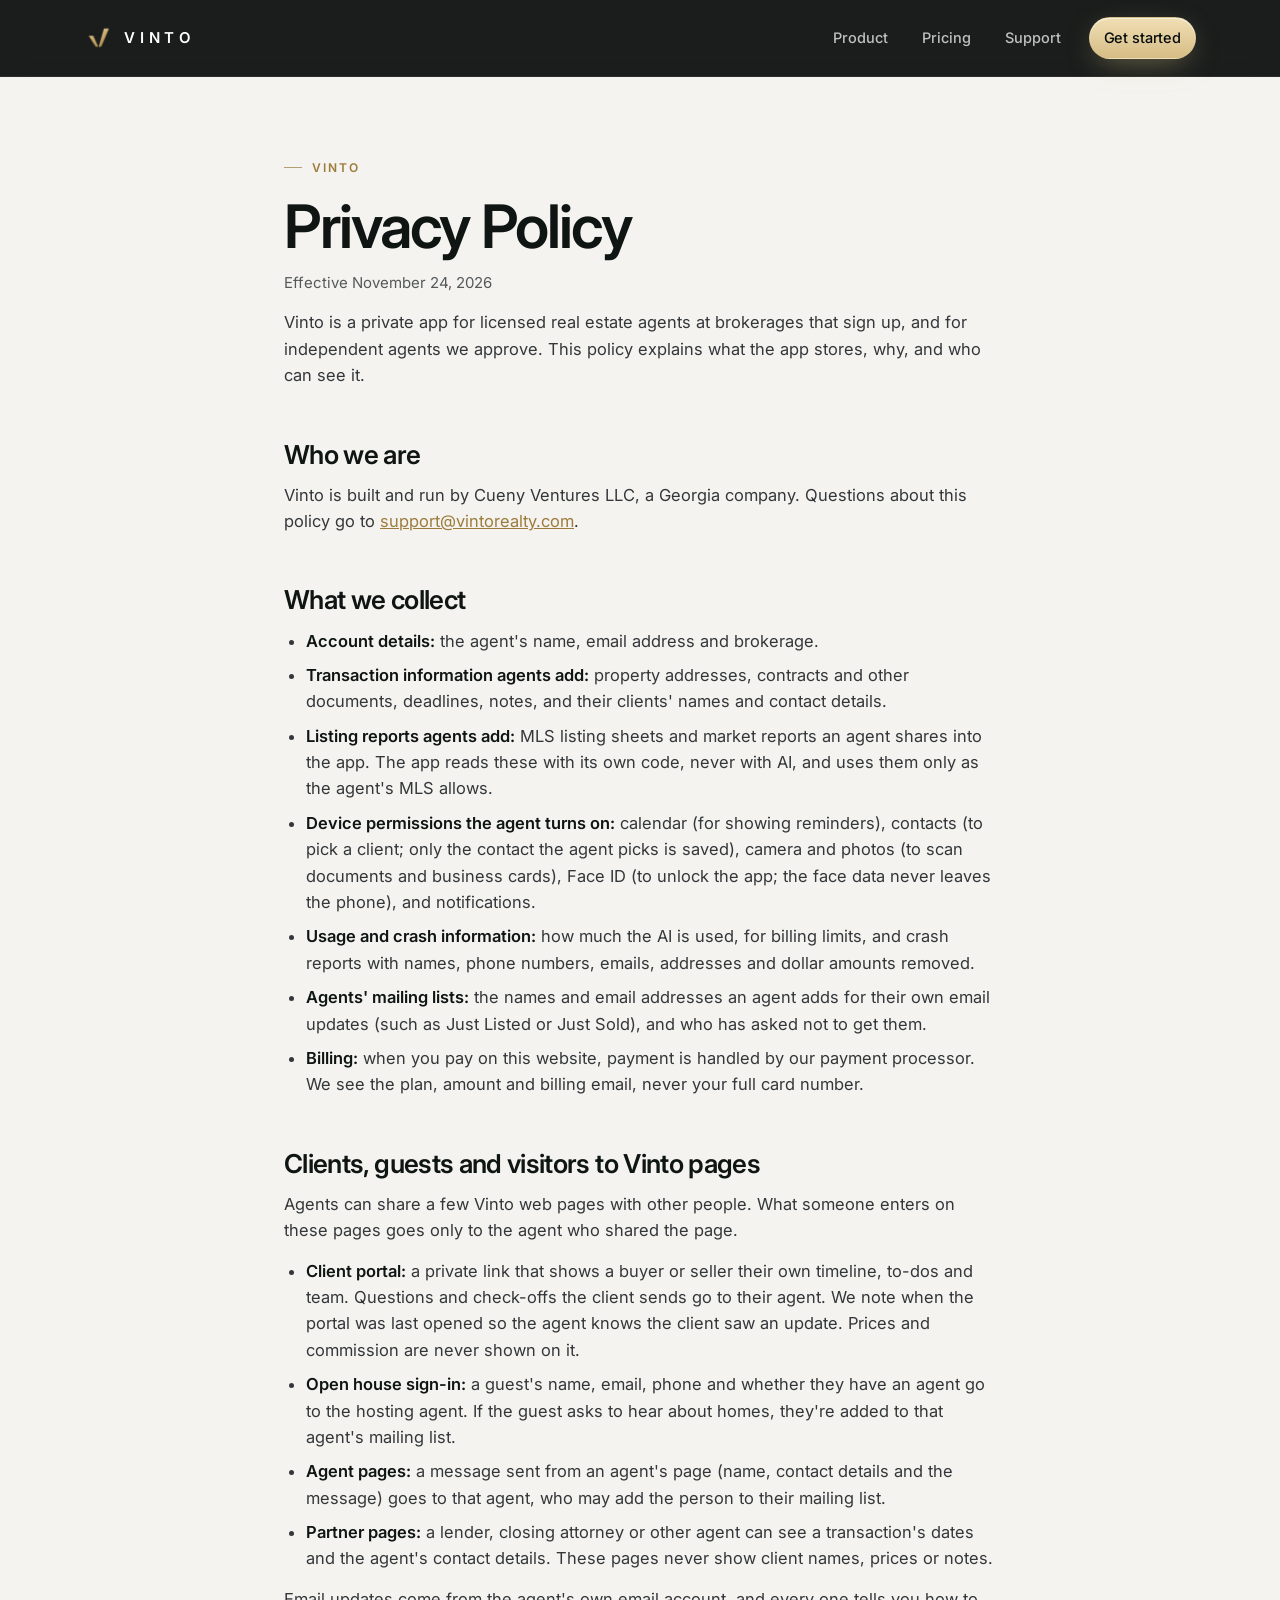
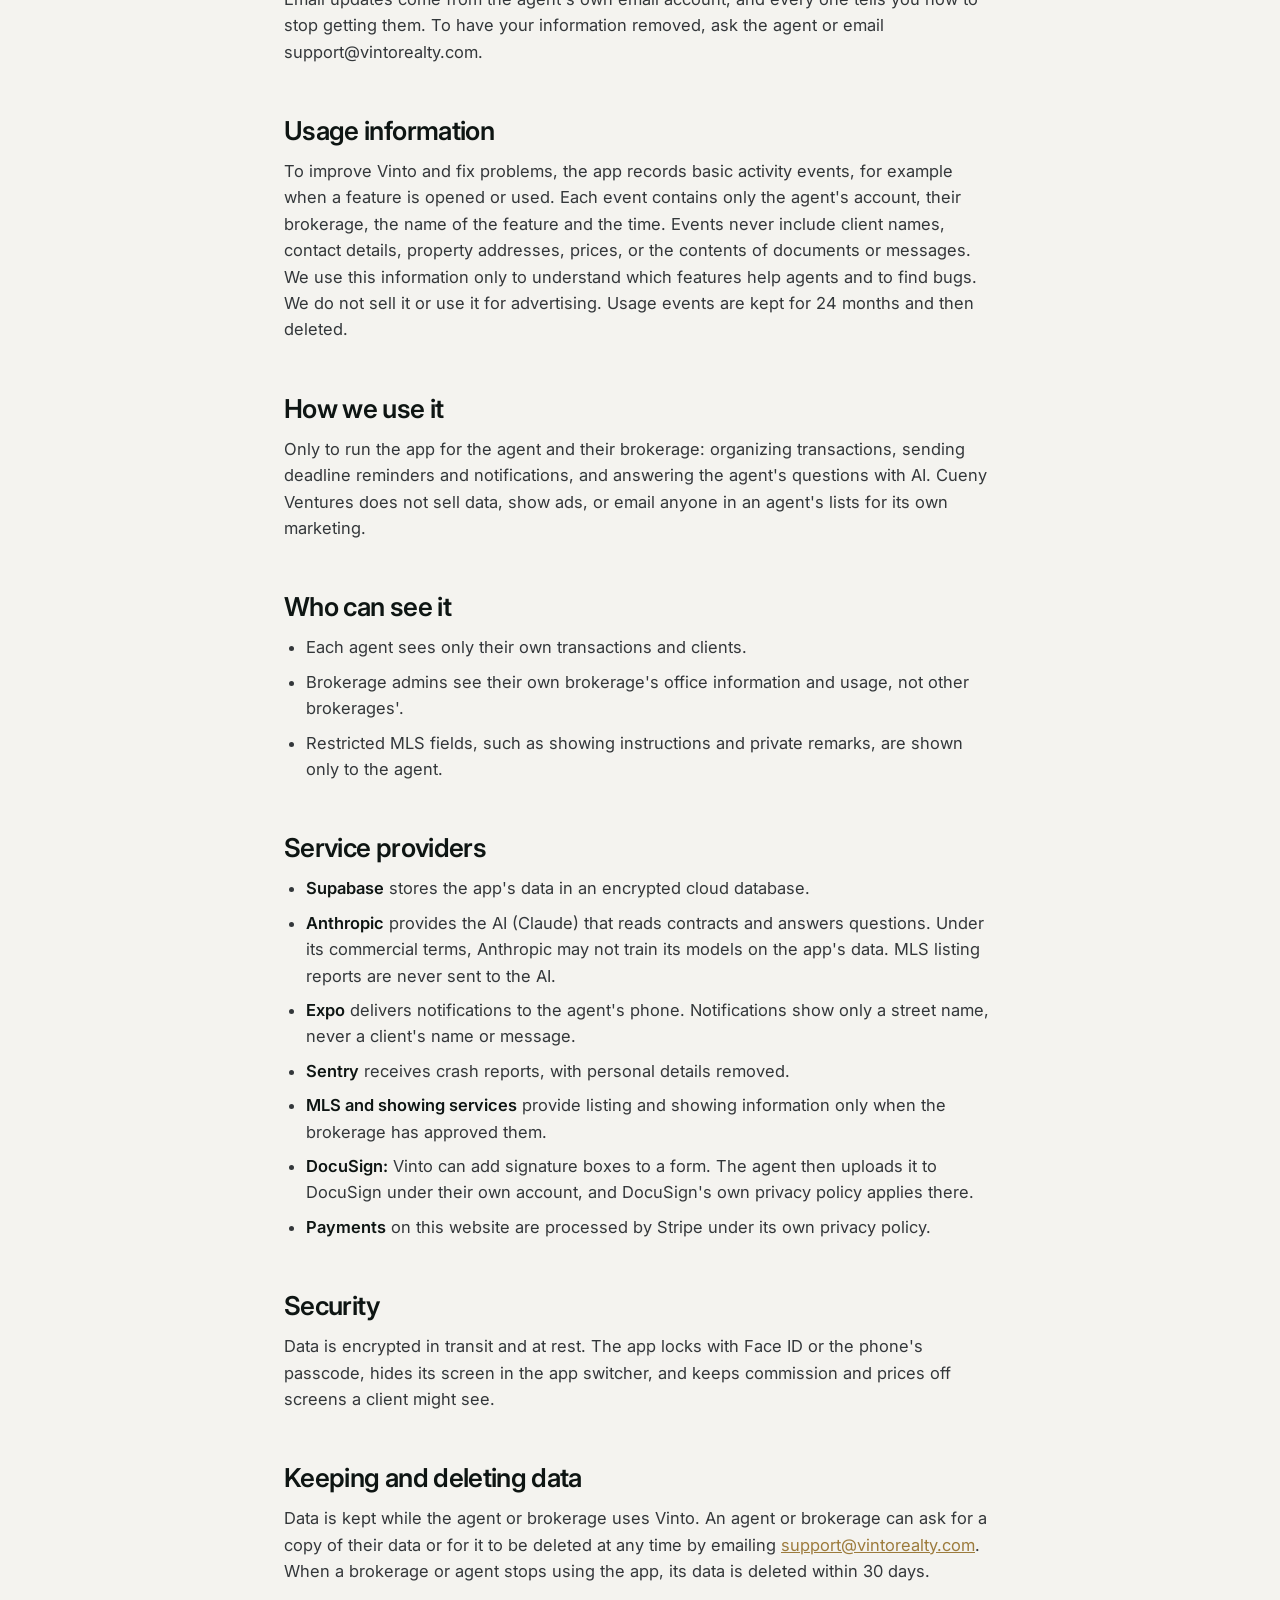
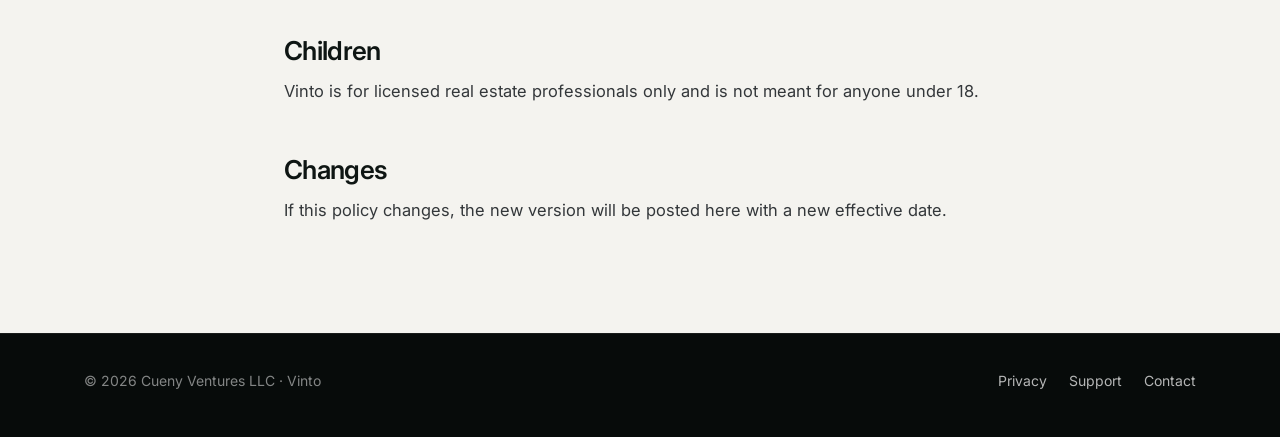
<file: privacy.html>
<!doctype html>
<html lang="en">
<head>
<meta charset="utf-8">
<link rel="canonical" href="https://vintorealty.com/privacy.html">
<meta name="viewport" content="width=device-width, initial-scale=1">
<title>Privacy Policy · Vinto</title>
<meta name="description" content="How Vinto handles agent and client information.">
<link rel="icon" href="img/favicon.png">
<link rel="apple-touch-icon" href="img/apple-touch-icon.png">
<link rel="preconnect" href="https://fonts.googleapis.com">
<link rel="preconnect" href="https://fonts.gstatic.com" crossorigin>
<link href="https://fonts.googleapis.com/css2?family=Inter:wght@400;500;600;700&family=Instrument+Serif:ital@1&display=swap" rel="stylesheet">
<link rel="stylesheet" href="styles.css">
</head>
<body class="page">
<header class="top">
  <div class="wrap">
    <a class="brand" href="./"><img src="img/mark.png" alt=""><span>VINTO</span></a>
    <nav class="nav">
      <a href="./#features">Product</a>
      <a href="./#pricing">Pricing</a>
      <a href="support.html">Support</a>
      <a class="btn btn-gold" href="./#pricing">Get started</a>
    </nav>
  </div>
</header>
<main class="doc"><div class="wrap">
<span class="eyebrow">Vinto</span>
<h1>Privacy Policy</h1>
<p class="meta">Effective November 24, 2026</p>
<p>Vinto is a private app for licensed real estate agents at brokerages that sign up, and for independent agents we approve. This policy explains what the app stores, why, and who can see it.</p>

<h2>Who we are</h2>
<p>Vinto is built and run by Cueny Ventures LLC, a Georgia company. Questions about this policy go to <a href="mailto:support@vintorealty.com">support@vintorealty.com</a>.</p>

<h2>What we collect</h2>
<ul>
<li><strong>Account details:</strong> the agent's name, email address and brokerage.</li>
<li><strong>Transaction information agents add:</strong> property addresses, contracts and other documents, deadlines, notes, and their clients' names and contact details.</li>
<li><strong>Listing reports agents add:</strong> MLS listing sheets and market reports an agent shares into the app. The app reads these with its own code, never with AI, and uses them only as the agent's MLS allows.</li>
<li><strong>Device permissions the agent turns on:</strong> calendar (for showing reminders), contacts (to pick a client; only the contact the agent picks is saved), camera and photos (to scan documents and business cards), Face ID (to unlock the app; the face data never leaves the phone), and notifications.</li>
<li><strong>Usage and crash information:</strong> how much the AI is used, for billing limits, and crash reports with names, phone numbers, emails, addresses and dollar amounts removed.</li>
<li><strong>Agents' mailing lists:</strong> the names and email addresses an agent adds for their own email updates (such as Just Listed or Just Sold), and who has asked not to get them.</li>
<li><strong>Billing:</strong> when you pay on this website, payment is handled by our payment processor. We see the plan, amount and billing email, never your full card number.</li>
</ul>

<h2>Clients, guests and visitors to Vinto pages</h2>
<p>Agents can share a few Vinto web pages with other people. What someone enters on these pages goes only to the agent who shared the page.</p>
<ul>
<li><strong>Client portal:</strong> a private link that shows a buyer or seller their own timeline, to-dos and team. Questions and check-offs the client sends go to their agent. We note when the portal was last opened so the agent knows the client saw an update. Prices and commission are never shown on it.</li>
<li><strong>Open house sign-in:</strong> a guest's name, email, phone and whether they have an agent go to the hosting agent. If the guest asks to hear about homes, they're added to that agent's mailing list.</li>
<li><strong>Agent pages:</strong> a message sent from an agent's page (name, contact details and the message) goes to that agent, who may add the person to their mailing list.</li>
<li><strong>Partner pages:</strong> a lender, closing attorney or other agent can see a transaction's dates and the agent's contact details. These pages never show client names, prices or notes.</li>
</ul>
<p>Email updates come from the agent's own email account, and every one tells you how to stop getting them. To have your information removed, ask the agent or email support@vintorealty.com.</p>

<h2>Usage information</h2>
<p>To improve Vinto and fix problems, the app records basic activity events, for example when a feature is opened or used. Each event contains only the agent's account, their brokerage, the name of the feature and the time. Events never include client names, contact details, property addresses, prices, or the contents of documents or messages. We use this information only to understand which features help agents and to find bugs. We do not sell it or use it for advertising. Usage events are kept for 24 months and then deleted.</p>

<h2>How we use it</h2>
<p>Only to run the app for the agent and their brokerage: organizing transactions, sending deadline reminders and notifications, and answering the agent's questions with AI. Cueny Ventures does not sell data, show ads, or email anyone in an agent's lists for its own marketing.</p>

<h2>Who can see it</h2>
<ul>
<li>Each agent sees only their own transactions and clients.</li>
<li>Brokerage admins see their own brokerage's office information and usage, not other brokerages'.</li>
<li>Restricted MLS fields, such as showing instructions and private remarks, are shown only to the agent.</li>
</ul>

<h2>Service providers</h2>
<ul>
<li><strong>Supabase</strong> stores the app's data in an encrypted cloud database.</li>
<li><strong>Anthropic</strong> provides the AI (Claude) that reads contracts and answers questions. Under its commercial terms, Anthropic may not train its models on the app's data. MLS listing reports are never sent to the AI.</li>
<li><strong>Expo</strong> delivers notifications to the agent's phone. Notifications show only a street name, never a client's name or message.</li>
<li><strong>Sentry</strong> receives crash reports, with personal details removed.</li>
<li><strong>MLS and showing services</strong> provide listing and showing information only when the brokerage has approved them.</li>
<li><strong>DocuSign:</strong> Vinto can add signature boxes to a form. The agent then uploads it to DocuSign under their own account, and DocuSign's own privacy policy applies there.</li>
<li><strong>Payments</strong> on this website are processed by Stripe under its own privacy policy.</li>
</ul>

<h2>Security</h2>
<p>Data is encrypted in transit and at rest. The app locks with Face ID or the phone's passcode, hides its screen in the app switcher, and keeps commission and prices off screens a client might see.</p>

<h2>Keeping and deleting data</h2>
<p>Data is kept while the agent or brokerage uses Vinto. An agent or brokerage can ask for a copy of their data or for it to be deleted at any time by emailing <a href="mailto:support@vintorealty.com">support@vintorealty.com</a>. When a brokerage or agent stops using the app, its data is deleted within 30 days.</p>

<h2>Children</h2>
<p>Vinto is for licensed real estate professionals only and is not meant for anyone under 18.</p>

<h2>Changes</h2>
<p>If this policy changes, the new version will be posted here with a new effective date.</p>
</div></main>
<footer>
  <div class="wrap">
    <p>© 2026 Cueny Ventures LLC · Vinto</p>
    <nav><a href="privacy.html">Privacy</a><a href="support.html">Support</a><a href="mailto:support@vintorealty.com">Contact</a></nav>
  </div>
</footer>
</body>
</html>
</file>
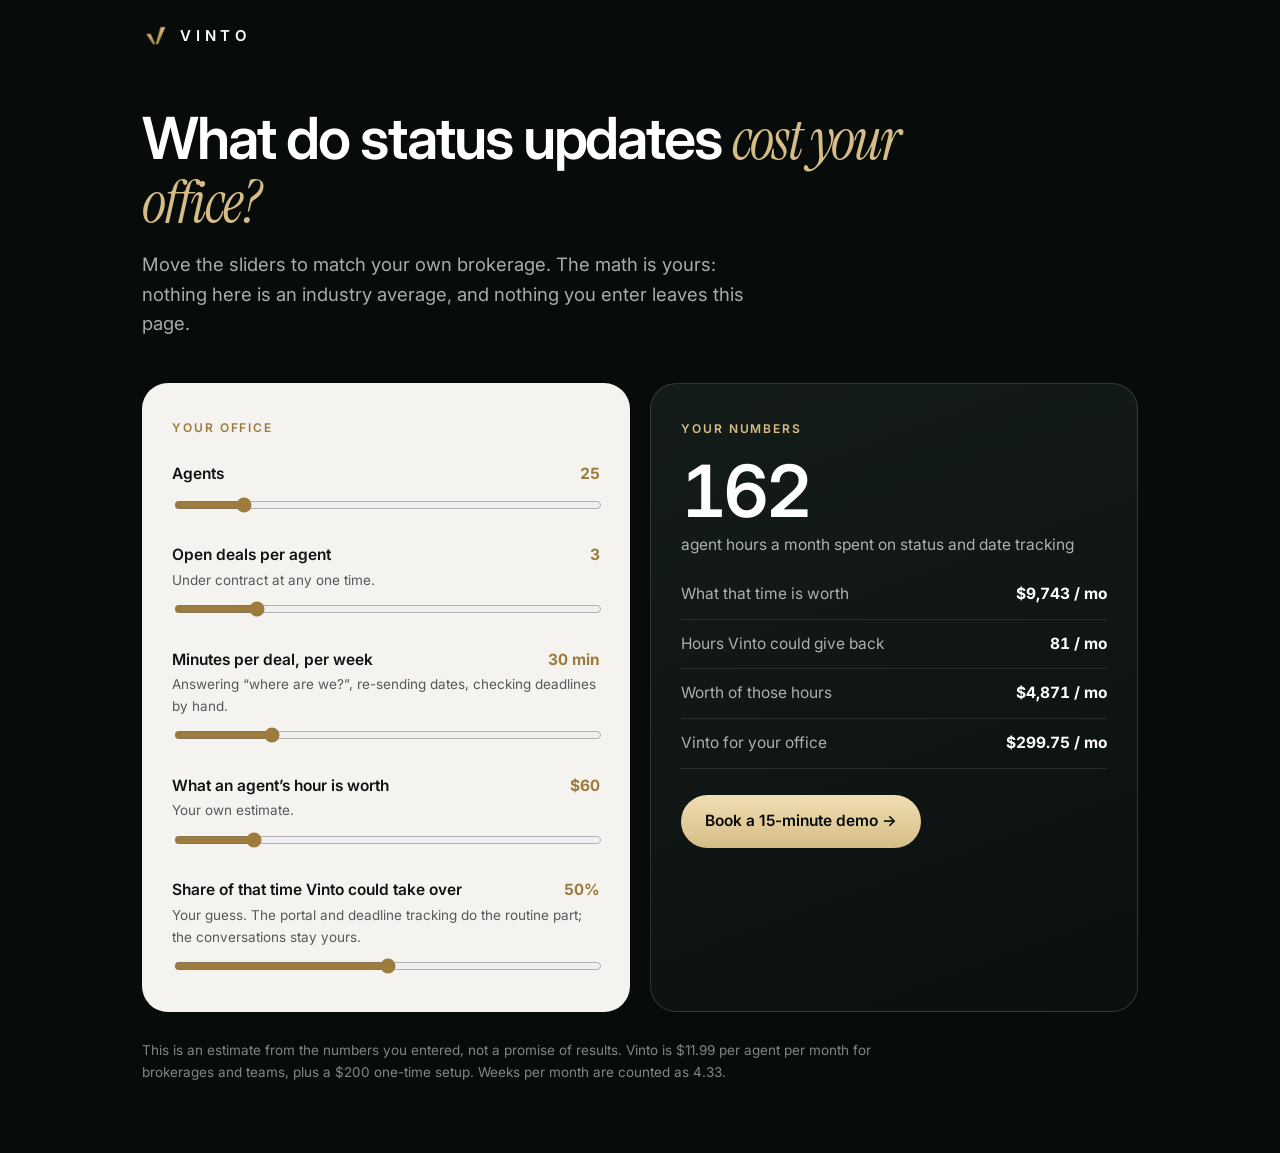
<file: roi.html>
<!doctype html>
<html lang="en">
<head>
<meta charset="utf-8">
<meta name="viewport" content="width=device-width, initial-scale=1, viewport-fit=cover">
<title>Vinto · What status updates cost your office</title>
<meta name="description" content="A simple calculator for brokers: enter your own numbers and see how many hours your agents spend on status updates and deadline tracking.">
<meta name="robots" content="noindex">
<meta name="theme-color" content="#070B0A">
<link rel="icon" href="img/favicon.png">
<link rel="preconnect" href="https://fonts.googleapis.com">
<link rel="preconnect" href="https://fonts.gstatic.com" crossorigin>
<link href="https://fonts.googleapis.com/css2?family=Inter:wght@400;500;600;700&family=Instrument+Serif:ital@1&display=swap" rel="stylesheet">
<style>
:root{--ink:#0E1513;--obsidian:#070B0A;--champagne:#D6BD86;--champagne-2:#F0DEB4;--gold:#9C7B3C;--ivory:#F4F3EF;--line:#E6E3DA;--muted:#55595A;--sans:Inter,-apple-system,Helvetica,Arial,sans-serif;--serif:"Instrument Serif",Georgia,serif}
*{box-sizing:border-box}body{margin:0;background:var(--obsidian);color:#fff;font:17px/1.6 var(--sans);-webkit-font-smoothing:antialiased}
.wrap{max-width:1040px;margin:0 auto;padding:0 22px}
header{padding:22px 0}.brand{display:inline-flex;align-items:center;gap:10px;text-decoration:none;color:#fff}.brand img{width:28px;height:28px}.brand span{font-weight:600;font-size:15px;letter-spacing:.32em}
h1{font-size:clamp(34px,5.4vw,58px);line-height:1.05;letter-spacing:-.035em;font-weight:600;margin:28px 0 0;max-width:760px}
h1 em{font-family:var(--serif);font-weight:400;color:var(--champagne)}
.lede{color:rgba(255,255,255,.66);font-size:18.5px;max-width:620px;margin:16px 0 0}
.grid{display:grid;grid-template-columns:1fr 1fr;gap:20px;margin:44px 0 28px}
.card{background:var(--ivory);color:var(--ink);border-radius:26px;padding:30px}
.out{background:linear-gradient(160deg,#141c19,#0b100f);color:#fff;border:1px solid rgba(214,189,134,.2)}
.k{font-size:12px;font-weight:600;letter-spacing:.16em;text-transform:uppercase;color:var(--gold)}.out .k{color:var(--champagne)}
.f{margin-top:22px}.f label{display:flex;justify-content:space-between;gap:12px;font-weight:600;font-size:15.5px}
.f label b{color:var(--gold);font-variant-numeric:tabular-nums}
.f small{display:block;color:var(--muted);font-size:13.5px;margin-top:2px}
input[type=range]{width:100%;margin-top:10px;accent-color:var(--gold)}
.big{font-size:clamp(46px,7vw,72px);font-weight:600;letter-spacing:-.05em;line-height:1;margin-top:14px;font-variant-numeric:tabular-nums}
.sub{color:rgba(255,255,255,.66);font-size:15.5px;margin-top:6px}
.rows{margin-top:24px;display:grid;gap:12px}
.rows div{display:flex;justify-content:space-between;gap:14px;padding-bottom:12px;border-bottom:1px solid rgba(255,255,255,.1);font-size:15.5px}
.rows span{color:rgba(255,255,255,.66)}.rows b{font-variant-numeric:tabular-nums}
.btn{display:inline-flex;margin-top:26px;padding:14px 24px;border-radius:999px;font-weight:600;font-size:15.5px;text-decoration:none;background:linear-gradient(180deg,var(--champagne-2),var(--champagne));color:var(--obsidian)}
.fine{color:rgba(255,255,255,.5);font-size:13.5px;max-width:760px;padding-bottom:56px}
:focus-visible{outline:2px solid var(--champagne);outline-offset:3px}
@media (max-width:820px){.grid{grid-template-columns:1fr}.card{padding:24px}}
</style>
</head>
<body>
<div class="wrap">
  <header><a class="brand" href="./"><img src="img/mark.png" alt=""><span>VINTO</span></a></header>
  <h1>What do status updates <em>cost your office?</em></h1>
  <p class="lede">Move the sliders to match your own brokerage. The math is yours: nothing here is an industry average, and nothing you enter leaves this page.</p>
  <div class="grid">
    <div class="card">
      <span class="k">Your office</span>
      <div class="f"><label for="a">Agents <b id="av"></b></label><input type="range" id="a" min="3" max="150" value="25"></div>
      <div class="f"><label for="d">Open deals per agent <b id="dv"></b></label><small>Under contract at any one time.</small><input type="range" id="d" min="1" max="12" value="3"></div>
      <div class="f"><label for="m">Minutes per deal, per week <b id="mv"></b></label><small>Answering “where are we?”, re-sending dates, checking deadlines by hand.</small><input type="range" id="m" min="5" max="120" step="5" value="30"></div>
      <div class="f"><label for="h">What an agent’s hour is worth <b id="hv"></b></label><small>Your own estimate.</small><input type="range" id="h" min="20" max="250" step="5" value="60"></div>
      <div class="f"><label for="s">Share of that time Vinto could take over <b id="sv"></b></label><small>Your guess. The portal and deadline tracking do the routine part; the conversations stay yours.</small><input type="range" id="s" min="10" max="90" step="5" value="50"></div>
    </div>
    <div class="card out" aria-live="polite">
      <span class="k">Your numbers</span>
      <div class="big" id="hours">0</div>
      <div class="sub">agent hours a month spent on status and date tracking</div>
      <div class="rows">
        <div><span>What that time is worth</span><b id="worth"></b></div>
        <div><span>Hours Vinto could give back</span><b id="back"></b></div>
        <div><span>Worth of those hours</span><b id="backw"></b></div>
        <div><span>Vinto for your office</span><b id="cost"></b></div>
      </div>
      <a class="btn" id="cta" href="#">Book a 15-minute demo →</a>
    </div>
  </div>
  <p class="fine">This is an estimate from the numbers you entered, not a promise of results. Vinto is $11.99 per agent per month for brokerages and teams, plus a $200 one-time setup. Weeks per month are counted as 4.33.</p>
</div>
<script>
(function () {
  var $ = function (id) { return document.getElementById(id); };
  var usd = function (v) { return '$' + Math.round(v).toLocaleString('en-US'); };
  var num = function (v) { return Math.round(v).toLocaleString('en-US'); };
  function run() {
    var a = +$('a').value, d = +$('d').value, m = +$('m').value, h = +$('h').value, s = +$('s').value / 100;
    $('av').textContent = a; $('dv').textContent = d; $('mv').textContent = m + ' min'; $('hv').textContent = '$' + h; $('sv').textContent = Math.round(s * 100) + '%';
    var hours = a * d * m / 60 * 4.33, cost = a * 11.99;
    $('hours').textContent = num(hours);
    $('worth').textContent = usd(hours * h) + ' / mo';
    $('back').textContent = num(hours * s) + ' / mo';
    $('backw').textContent = usd(hours * s * h) + ' / mo';
    $('cost').textContent = '$' + cost.toLocaleString('en-US', { minimumFractionDigits: 2, maximumFractionDigits: 2 }) + ' / mo';
    $('cta').href = 'mailto:support@vintorealty.com?subject=' + encodeURIComponent('Vinto demo') + '&body=' + encodeURIComponent('Hi Hudson,\n\nI’d like a 15-minute Vinto demo.\n\nName:\nBrokerage:\nNumber of agents: ' + a + '\nBest times:\n');
  }
  ['a', 'd', 'm', 'h', 's'].forEach(function (id) { $(id).addEventListener('input', run); });
  run();
})();
</script>
</body>
</html>
</file>
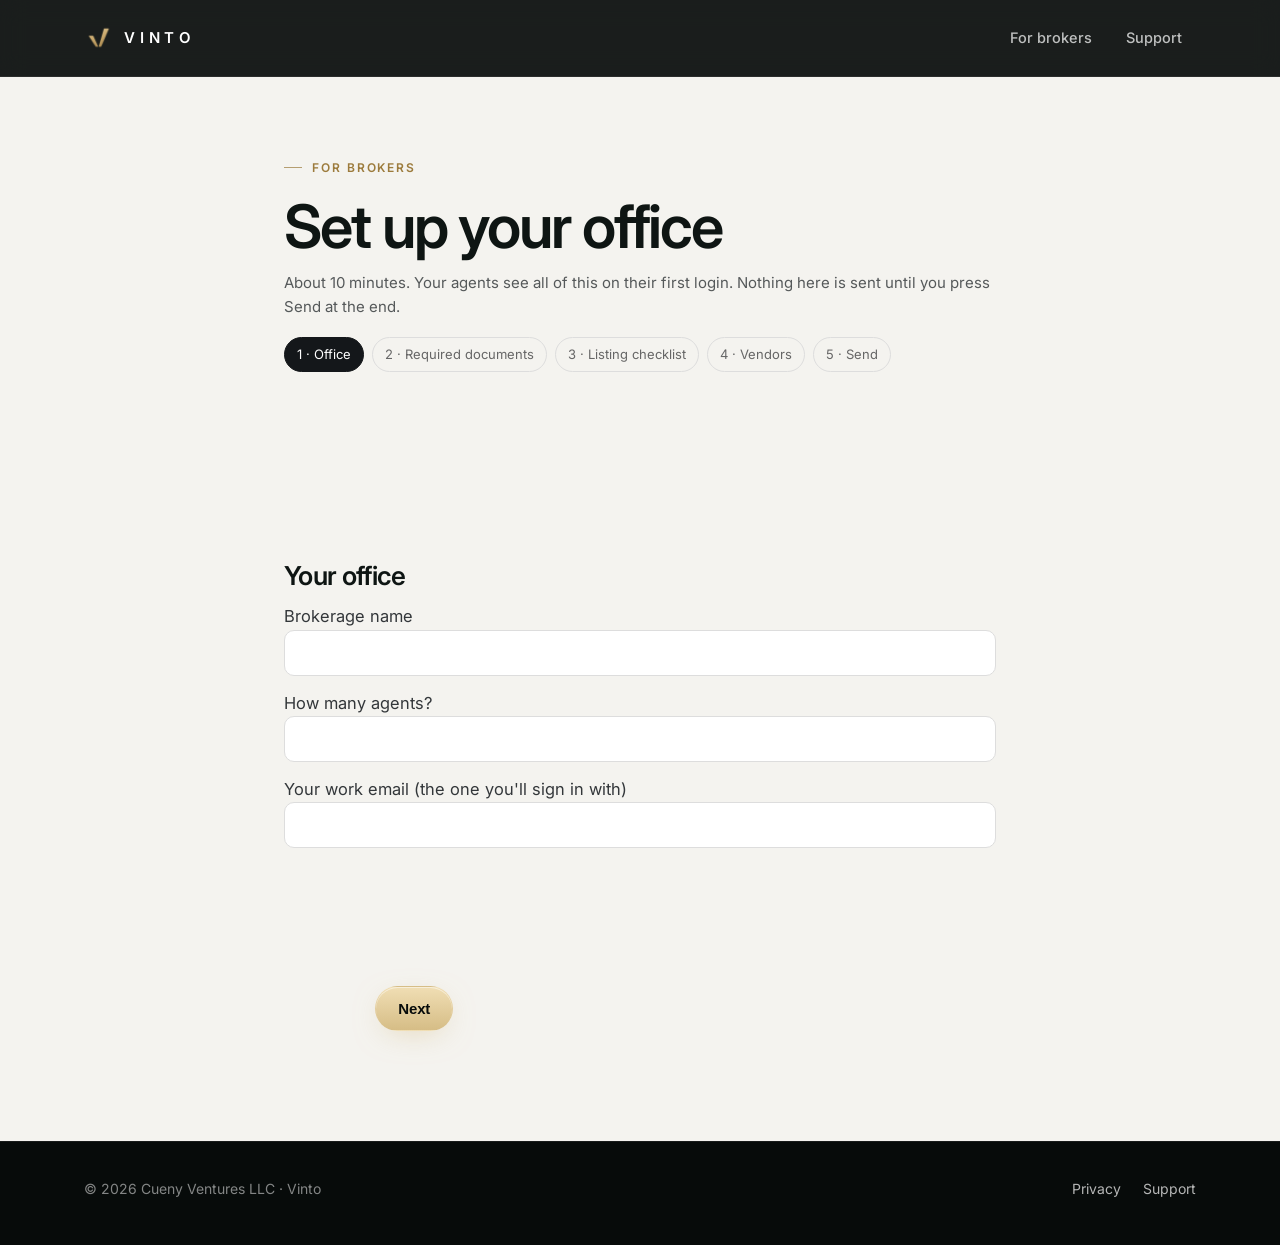
<file: setup.html>
<!doctype html>
<html lang="en">
<head>
<meta charset="utf-8">
<meta name="viewport" content="width=device-width, initial-scale=1">
<title>Office setup · Vinto</title>
<meta name="robots" content="noindex">
<meta name="description" content="Set up your office in Vinto in about 10 minutes, before your first login.">
<link rel="icon" href="img/favicon.png">
<link rel="preconnect" href="https://fonts.googleapis.com">
<link rel="preconnect" href="https://fonts.gstatic.com" crossorigin>
<link href="https://fonts.googleapis.com/css2?family=Inter:wght@400;500;600;700&family=Instrument+Serif:ital@1&display=swap" rel="stylesheet">
<link rel="stylesheet" href="styles.css">
<style>
  .steps-nav{display:flex;gap:8px;flex-wrap:wrap;margin:18px 0}
  .steps-nav span{padding:6px 12px;border-radius:99px;border:1px solid #ddd;font-size:13px;color:#666}
  .steps-nav span.on{background:#14171A;color:#fff;border-color:#14171A}
  .pane{display:none}.pane.on{display:block}
  .pick{display:flex;gap:10px;align-items:flex-start;padding:8px 0;border-bottom:1px solid #eee;font-size:15px}
  .pick input{margin-top:4px}
  textarea,input[type=text]{width:100%;box-sizing:border-box;border:1px solid #ddd;border-radius:10px;padding:10px 12px;font:inherit;font-size:15px}
  textarea{min-height:110px}
  .row{display:flex;gap:10px;margin-top:18px;flex-wrap:wrap}
  pre{white-space:pre-wrap;background:#F6F3EC;border-radius:10px;padding:14px;font-size:13px;max-height:320px;overflow:auto}
</style>
</head>
<body class="page">
<header class="top">
  <div class="wrap">
    <a class="brand" href="./"><img src="img/mark.png" alt=""><span>VINTO</span></a>
    <nav class="nav"><a href="brokers.html">For brokers</a><a href="support.html">Support</a></nav>
  </div>
</header>
<main class="doc"><div class="wrap">
<span class="eyebrow">For brokers</span>
<h1>Set up your office</h1>
<p class="meta">About 10 minutes. Your agents see all of this on their first login. Nothing here is sent until you press Send at the end.</p>
<div class="steps-nav" id="nav"><span class="on">1 · Office</span><span>2 · Required documents</span><span>3 · Listing checklist</span><span>4 · Vendors</span><span>5 · Send</span></div>

<form id="wiz" novalidate>
<section class="pane on">
  <h2>Your office</h2>
  <p><label>Brokerage name<br><input type="text" id="office" maxlength="80" required></label></p>
  <p><label>How many agents?<br><input type="text" id="agents" maxlength="6" inputmode="numeric"></label></p>
  <p><label>Your work email (the one you'll sign in with)<br><input type="text" id="email" maxlength="120" autocomplete="email"></label></p>
</section>

<section class="pane">
  <h2>Documents every file needs before broker review</h2>
  <p class="meta">Pick what your office requires. Add your own below.</p>
  <div id="docs"></div>
  <p><label>Anything else (one per line)<br><textarea id="docsMore"></textarea></label></p>
</section>

<section class="pane">
  <h2>Steps added to every new listing</h2>
  <div id="list"></div>
  <p><label>Anything else (one per line)<br><textarea id="listMore"></textarea></label></p>
</section>

<section class="pane">
  <h2>Preferred vendors</h2>
  <p class="meta">Lenders, closing attorneys, inspectors, photographers. One per line: role, name, phone or email. Agents see these as suggestions only.</p>
  <textarea id="vendors" placeholder="Closing attorney, Smith Law, 555-0100"></textarea>
</section>

<section class="pane">
  <h2>Check and send</h2>
  <p class="meta">This goes to the Vinto team, who load it into your office before your first login. Copy it if your email app doesn't open.</p>
  <pre id="out"></pre>
  <div class="row"><button type="button" class="btn" id="copy">Copy</button><a class="btn btn-gold" id="send" href="#">Send to Vinto</a></div>
  <p class="meta">Or email it to support@vintorealty.com.</p>
</section>

<div class="row"><button type="button" class="btn" id="back">Back</button><button type="button" class="btn btn-gold" id="next">Next</button></div>
</form>
</div></main>
<footer><div class="wrap"><p>© 2026 Cueny Ventures LLC · Vinto</p><nav><a href="privacy.html">Privacy</a><a href="support.html">Support</a></nav></div></footer>
<script>
(function () {
  // Broker setup wizard (idea 76). Not linked from the site yet; publish only with Hudson's OK.
  var DOCS = ['Purchase and Sale Agreement (all pages, signed)', 'Agency agreement (buyer or listing)', 'Seller’s Property Disclosure', 'Lead-based paint disclosure (homes built before 1978)', 'Earnest money receipt', 'Due diligence and amendments', 'Closing statement (settlement statement)', 'Wire-fraud warning, signed'];
  var LIST = ['Listing agreement signed', 'Seller’s Property Disclosure from seller', 'Photos scheduled', 'Sign and lockbox ordered', 'Showing instructions set', 'Broker review of listing before going live'];
  var esc = function (s) { return String(s).replace(/[&<>"]/g, function (c) { return { '&': '&amp;', '<': '&lt;', '>': '&gt;', '"': '&quot;' }[c]; }); };
  var picks = function (id, items) { document.getElementById(id).innerHTML = items.map(function (x) { return '<label class="pick"><input type="checkbox" checked value="' + esc(x) + '"><span>' + esc(x) + '</span></label>'; }).join(''); };
  picks('docs', DOCS); picks('list', LIST);
  var panes = [].slice.call(document.querySelectorAll('.pane')), dots = [].slice.call(document.querySelectorAll('#nav span')), at = 0;
  var lines = function (id) { return document.getElementById(id).value.split('\n').map(function (x) { return x.trim(); }).filter(Boolean); };
  var checked = function (id) { return [].slice.call(document.querySelectorAll('#' + id + ' input:checked')).map(function (x) { return x.value; }); };
  function summary() {
    var v = function (id) { return document.getElementById(id).value.trim(); };
    return ['Office: ' + v('office'), 'Agents: ' + (v('agents') || '?'), 'Broker email: ' + v('email'), '',
      'Required documents:', ].concat(checked('docs').concat(lines('docsMore')).map(function (x) { return '- ' + x; }),
      ['', 'Listing checklist:'], checked('list').concat(lines('listMore')).map(function (x) { return '- ' + x; }),
      ['', 'Preferred vendors:'], lines('vendors').map(function (x) { return '- ' + x; })).join('\n');
  }
  function show(i) {
    at = Math.max(0, Math.min(panes.length - 1, i));
    panes.forEach(function (p, k) { p.classList.toggle('on', k === at); });
    dots.forEach(function (d, k) { d.classList.toggle('on', k === at); });
    document.getElementById('back').style.visibility = at ? 'visible' : 'hidden';
    document.getElementById('next').style.display = at === panes.length - 1 ? 'none' : '';
    if (at === panes.length - 1) {
      var s = summary();
      document.getElementById('out').textContent = s;
      document.getElementById('send').href = 'mailto:support@vintorealty.com?subject=' + encodeURIComponent('Office setup: ' + document.getElementById('office').value.trim()) + '&body=' + encodeURIComponent(s);
    }
    window.scrollTo(0, 0);
  }
  document.getElementById('next').onclick = function () {
    if (at === 0 && !document.getElementById('office').value.trim()) { document.getElementById('office').focus(); return; }
    show(at + 1);
  };
  document.getElementById('back').onclick = function () { show(at - 1); };
  document.getElementById('copy').onclick = function () {
    var b = this, t = document.getElementById('out').textContent;
    (navigator.clipboard ? navigator.clipboard.writeText(t) : Promise.reject()).then(function () { b.textContent = 'Copied'; }, function () {
      var r = document.createRange(); r.selectNodeContents(document.getElementById('out')); var s = getSelection(); s.removeAllRanges(); s.addRange(r);
    });
  };
  show(0);
})();
</script>
</body>
</html>
</file>
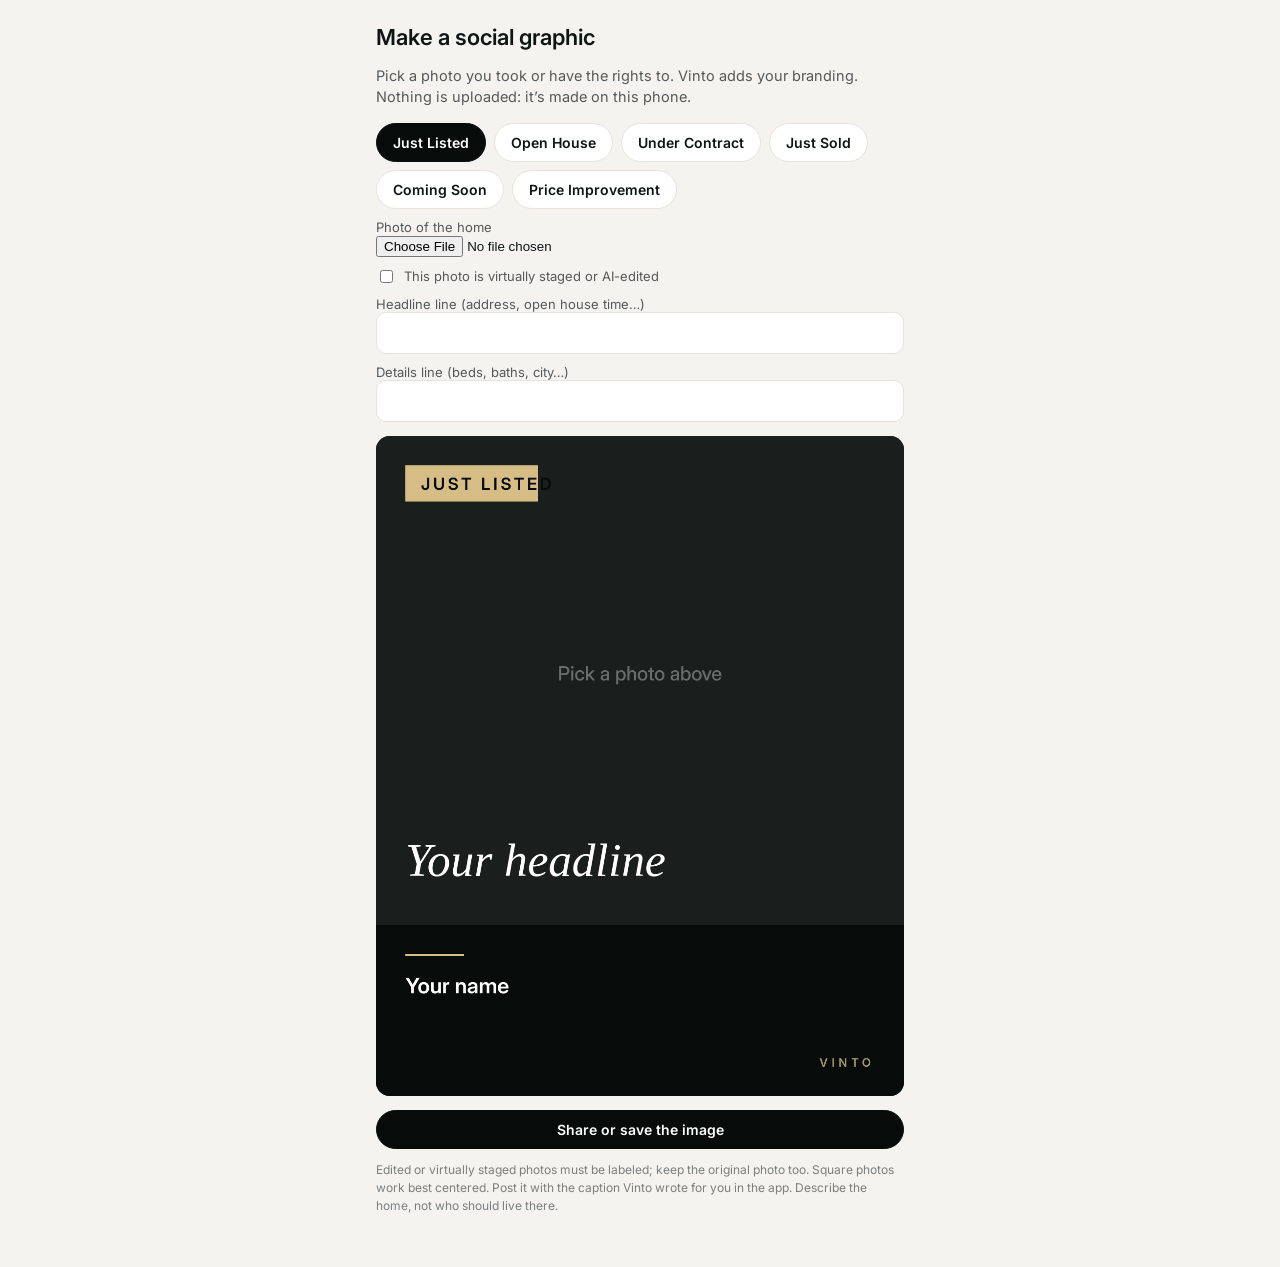
<file: social.html>
<!doctype html>
<html lang="en">
<head>
<meta charset="utf-8">
<meta name="viewport" content="width=device-width, initial-scale=1, viewport-fit=cover">
<title>Vinto · Social graphic</title>
<meta name="robots" content="noindex">
<link rel="icon" href="img/favicon.png">
<link rel="preconnect" href="https://fonts.googleapis.com">
<link rel="preconnect" href="https://fonts.gstatic.com" crossorigin>
<link href="https://fonts.googleapis.com/css2?family=Inter:wght@400;500;600;700&family=Instrument+Serif:ital@1&display=swap" rel="stylesheet">
<style>
:root { --obsidian: #070B0A; --ivory: #F4F3EF; --gold: #9C7B3C; --champagne: #D6BD86; --line: #E6E3DA; --muted: #55595A; --sans: Inter, -apple-system, Helvetica, Arial, sans-serif; }
* { box-sizing: border-box; }
body { margin: 0; background: var(--ivory); color: #0E1513; font-family: var(--sans); }
.wrap { max-width: 560px; margin: 0 auto; padding: 20px max(16px, env(safe-area-inset-left, 0px)) 40px max(16px, env(safe-area-inset-right, 0px)); }
h1 { font-size: 22px; font-weight: 600; margin: 4px 0 6px; }
p { color: var(--muted); font-size: 14.5px; line-height: 1.5; }
.row { display: flex; gap: 8px; flex-wrap: wrap; margin: 10px 0; }
.row button, .btn { font: 600 14px var(--sans); border-radius: 999px; padding: 10px 16px; border: 1px solid var(--line); background: #fff; color: #0E1513; cursor: pointer; }
.row button.on { background: var(--obsidian); color: #fff; border-color: var(--obsidian); }
.btn.primary { background: var(--obsidian); color: #fff; border-color: var(--obsidian); width: 100%; margin-top: 10px; }
label { display: block; font-size: 13px; color: var(--muted); margin-top: 10px; }
input[type=text] { width: 100%; font: 16px var(--sans); padding: 10px 12px; border-radius: 10px; border: 1px solid var(--line); }
canvas { width: 100%; height: auto; border-radius: 14px; margin-top: 14px; background: #111; }
.fine { font-size: 12px; color: #7B7F80; }
</style>
</head>
<body>
<div class="wrap">
  <h1>Make a social graphic</h1>
  <p>Pick a photo you took or have the rights to. Vinto adds your branding. Nothing is uploaded: it’s made on this phone.</p>
  <div class="row" id="kinds"></div>
  <label for="photo">Photo of the home</label>
  <input type="file" id="photo" accept="image/*">
  <label style="display:flex;gap:8px;align-items:center"><input type="checkbox" id="staged"> This photo is virtually staged or AI-edited</label>
  <label for="line">Headline line (address, open house time…)</label>
  <input type="text" id="line" maxlength="60">
  <label for="sub">Details line (beds, baths, city…)</label>
  <input type="text" id="sub" maxlength="70">
  <canvas id="c" width="1080" height="1350"></canvas>
  <button class="btn primary" type="button" id="share">Share or save the image</button>
  <p class="fine">Edited or virtually staged photos must be labeled; keep the original photo too. Square photos work best centered. Post it with the caption Vinto wrote for you in the app. Describe the home, not who should live there.</p>
</div>
<script>
(function () {
  var q = new URLSearchParams(location.hash.slice(1));
  var KINDS = ['Just Listed', 'Open House', 'Under Contract', 'Just Sold', 'Coming Soon', 'Price Improvement'];
  var kind = KINDS.indexOf(q.get('kind')) >= 0 ? q.get('kind') : 'Just Listed';
  var agent = (q.get('agent') || '').slice(0, 50), brokerage = (q.get('brokerage') || '').slice(0, 50);
  var line = document.getElementById('line'), sub = document.getElementById('sub');
  line.value = (q.get('line') || '').slice(0, 60); sub.value = (q.get('sub') || '').slice(0, 70);
  var img = null, c = document.getElementById('c'), x = c.getContext('2d');
  var kinds = document.getElementById('kinds');
  KINDS.forEach(function (k) {
    var b = document.createElement('button'); b.type = 'button'; b.textContent = k; if (k === kind) b.className = 'on';
    b.addEventListener('click', function () { kind = k; Array.prototype.forEach.call(kinds.children, function (n) { n.className = n.textContent === k ? 'on' : ''; }); draw(); });
    kinds.appendChild(b);
  });
  function fit(text, max, font) { x.font = font; var t = String(text); while (x.measureText(t).width > max && t.length > 3) t = t.slice(0, -2); return t === String(text) ? t : t + '…'; }
  function draw() {
    var W = c.width, H = c.height;
    x.fillStyle = '#070B0A'; x.fillRect(0, 0, W, H);
    if (img) {
      var ph = 1000, s = Math.max(W / img.width, ph / img.height), w = img.width * s, h = img.height * s;
      x.save(); x.beginPath(); x.rect(0, 0, W, ph); x.clip(); x.drawImage(img, (W - w) / 2, (ph - h) / 2, w, h); x.restore();
      if (document.getElementById('staged').checked) {
        // AI photo label (idea 51): MLS and consumer-protection rules expect edited photos to say so, on the image.
        x.font = '600 28px Inter, Helvetica, Arial'; var lw = x.measureText('VIRTUALLY STAGED').width + 40;
        x.fillStyle = 'rgba(7,11,10,.78)'; x.fillRect(W - 60 - lw, 60, lw, 56);
        x.fillStyle = '#ffffff'; x.textAlign = 'center'; x.fillText('VIRTUALLY STAGED', W - 60 - lw / 2, 98); x.textAlign = 'left';
      }
      var g = x.createLinearGradient(0, 640, 0, 1000); g.addColorStop(0, 'rgba(7,11,10,0)'); g.addColorStop(1, 'rgba(7,11,10,.92)'); x.fillStyle = g; x.fillRect(0, 640, W, 360);
    } else {
      x.fillStyle = '#1a1f1d'; x.fillRect(0, 0, W, 1000); x.fillStyle = 'rgba(255,255,255,.35)'; x.font = '500 40px Inter, Helvetica, Arial'; x.textAlign = 'center'; x.fillText('Pick a photo above', W / 2, 500);
    }
    x.textAlign = 'left';
    // Kind ribbon
    x.font = '600 34px Inter, Helvetica, Arial'; var kw = x.measureText(kind.toUpperCase()).width + 64;
    x.fillStyle = '#D6BD86'; x.fillRect(60, 60, kw, 74); x.fillStyle = '#070B0A';
    if (x.letterSpacing !== undefined) x.letterSpacing = '6px';
    x.fillText(kind.toUpperCase(), 92, 110);
    if (x.letterSpacing !== undefined) x.letterSpacing = '0px';
    // Headline + details over the bottom of the photo
    x.fillStyle = '#ffffff'; x.font = 'italic 96px "Instrument Serif", Georgia, serif';
    x.fillText(fit(line.value || 'Your headline', W - 120, x.font), 60, 900);
    x.fillStyle = 'rgba(255,255,255,.8)'; x.font = '400 38px Inter, Helvetica, Arial';
    x.fillText(fit(sub.value, W - 120, x.font), 60, 960);
    // Agent band
    x.fillStyle = '#D6BD86'; x.fillRect(60, 1060, 120, 4);
    x.fillStyle = '#ffffff'; x.font = '600 44px Inter, Helvetica, Arial'; x.fillText(fit(agent || 'Your name', W - 120, x.font), 60, 1140);
    x.fillStyle = 'rgba(255,255,255,.65)'; x.font = '400 34px Inter, Helvetica, Arial'; x.fillText(fit(brokerage, W - 120, x.font), 60, 1192);
    x.fillStyle = 'rgba(214,189,134,.8)'; x.font = '600 24px Inter, Helvetica, Arial';
    if (x.letterSpacing !== undefined) x.letterSpacing = '8px';
    x.textAlign = 'right'; x.fillText('VINTO', W - 60, 1290); x.textAlign = 'left';
    if (x.letterSpacing !== undefined) x.letterSpacing = '0px';
  }
  document.getElementById('photo').addEventListener('change', function (e) {
    var f = e.target.files && e.target.files[0]; if (!f) return;
    var u = URL.createObjectURL(f), im = new Image();
    im.onload = function () { img = im; draw(); };
    im.src = u;
  });
  document.getElementById('staged').addEventListener('change', draw);
  line.addEventListener('input', draw); sub.addEventListener('input', draw);
  document.getElementById('share').addEventListener('click', function () {
    c.toBlob(function (blob) {
      var name = kind.toLowerCase().replace(/\s+/g, '-') + '.png', file = new File([blob], name, { type: 'image/png' });
      if (navigator.canShare && navigator.canShare({ files: [file] })) navigator.share({ files: [file], title: kind }).catch(function () {});
      else { var a = document.createElement('a'); a.href = URL.createObjectURL(blob); a.download = name; document.body.appendChild(a); a.click(); setTimeout(function () { a.remove(); }, 500); }
    }, 'image/png');
  });
  (document.fonts && document.fonts.ready ? document.fonts.ready : Promise.resolve()).then(draw);
})();
</script>
</body>
</html>
</file>
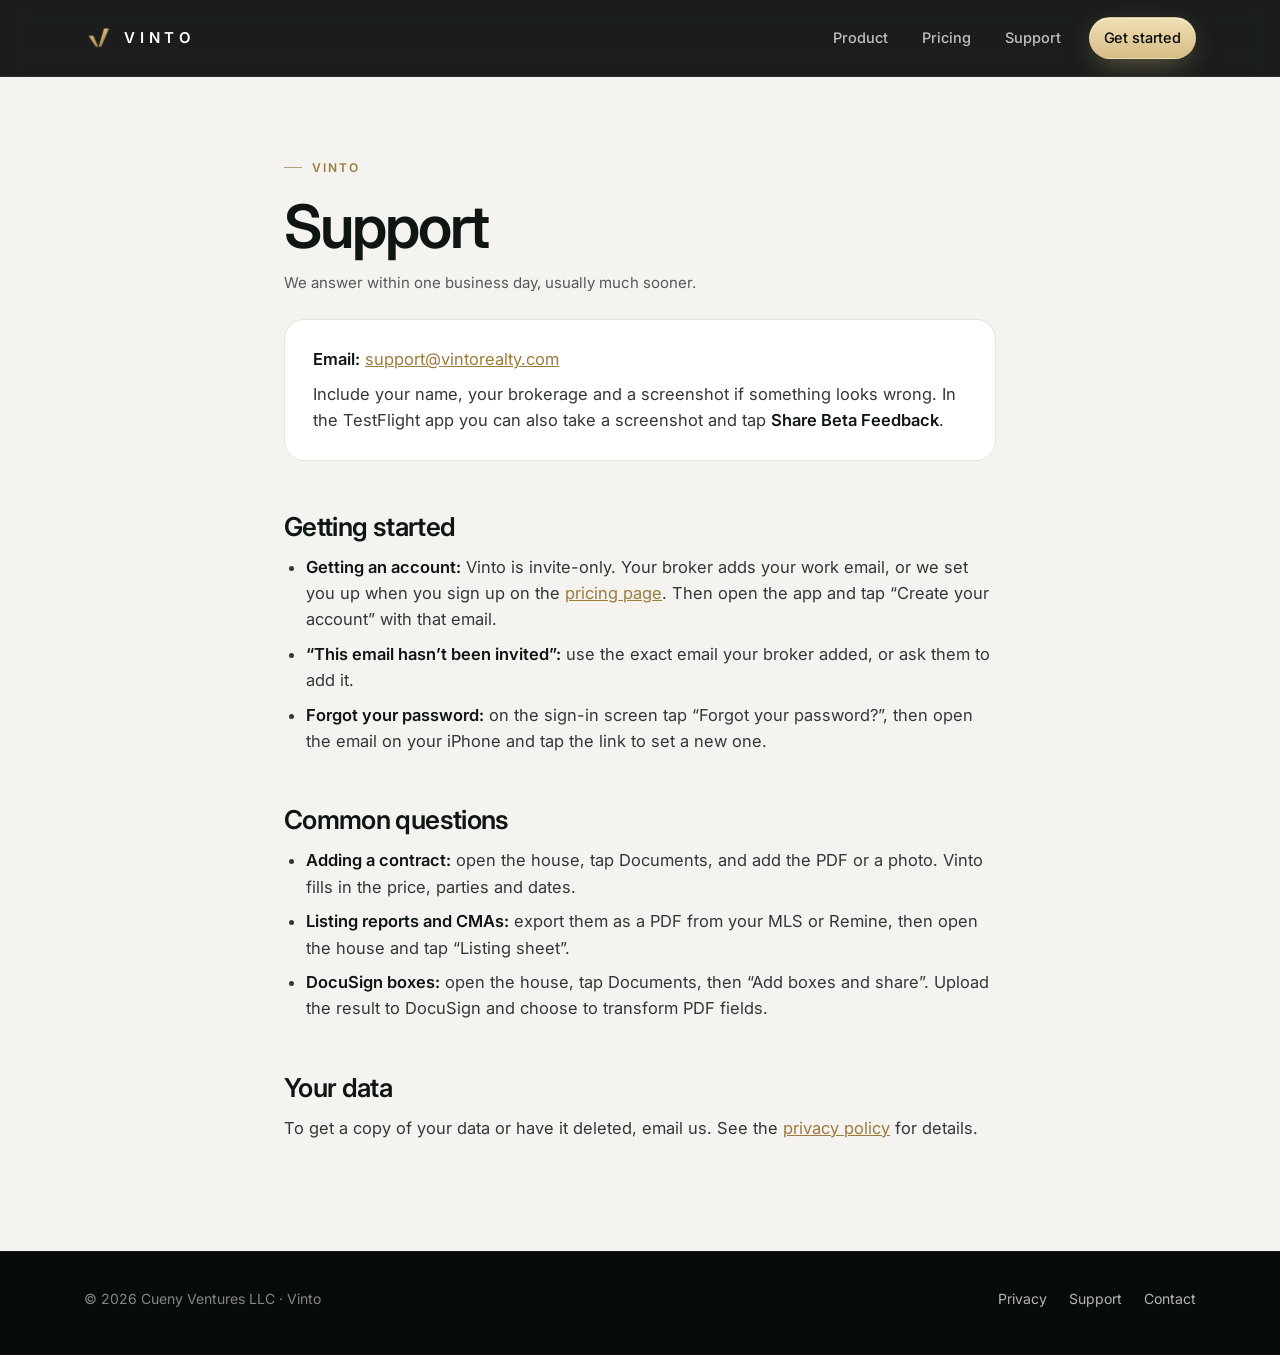
<file: support.html>
<!doctype html>
<html lang="en">
<head>
<meta charset="utf-8">
<link rel="canonical" href="https://vintorealty.com/support.html">
<meta name="viewport" content="width=device-width, initial-scale=1">
<title>Support · Vinto</title>
<meta name="description" content="Get help with Vinto.">
<link rel="icon" href="img/favicon.png">
<link rel="apple-touch-icon" href="img/apple-touch-icon.png">
<link rel="preconnect" href="https://fonts.googleapis.com">
<link rel="preconnect" href="https://fonts.gstatic.com" crossorigin>
<link href="https://fonts.googleapis.com/css2?family=Inter:wght@400;500;600;700&family=Instrument+Serif:ital@1&display=swap" rel="stylesheet">
<link rel="stylesheet" href="styles.css">
</head>
<body class="page">
<header class="top">
  <div class="wrap">
    <a class="brand" href="./"><img src="img/mark.png" alt=""><span>VINTO</span></a>
    <nav class="nav">
      <a href="./#features">Product</a>
      <a href="./#pricing">Pricing</a>
      <a href="support.html">Support</a>
      <a class="btn btn-gold" href="./#pricing">Get started</a>
    </nav>
  </div>
</header>
<main class="doc"><div class="wrap">
<span class="eyebrow">Vinto</span>
<h1>Support</h1>
<p class="meta">We answer within one business day, usually much sooner.</p>

<div class="card">
<p style="margin:0"><strong>Email:</strong> <a href="mailto:support@vintorealty.com?subject=Vinto%20help">support@vintorealty.com</a></p>
<p style="margin-top:8px">Include your name, your brokerage and a screenshot if something looks wrong. In the TestFlight app you can also take a screenshot and tap <strong>Share Beta Feedback</strong>.</p>
</div>

<h2>Getting started</h2>
<ul>
<li><strong>Getting an account:</strong> Vinto is invite-only. Your broker adds your work email, or we set you up when you sign up on the <a href="./#pricing">pricing page</a>. Then open the app and tap “Create your account” with that email.</li>
<li><strong>“This email hasn’t been invited”:</strong> use the exact email your broker added, or ask them to add it.</li>
<li><strong>Forgot your password:</strong> on the sign-in screen tap “Forgot your password?”, then open the email on your iPhone and tap the link to set a new one.</li>
</ul>

<h2>Common questions</h2>
<ul>
<li><strong>Adding a contract:</strong> open the house, tap Documents, and add the PDF or a photo. Vinto fills in the price, parties and dates.</li>
<li><strong>Listing reports and CMAs:</strong> export them as a PDF from your MLS or Remine, then open the house and tap “Listing sheet”.</li>
<li><strong>DocuSign boxes:</strong> open the house, tap Documents, then “Add boxes and share”. Upload the result to DocuSign and choose to transform PDF fields.</li>
</ul>

<h2>Your data</h2>
<p>To get a copy of your data or have it deleted, email us. See the <a href="privacy.html">privacy policy</a> for details.</p>
</div></main>
<footer>
  <div class="wrap">
    <p>© 2026 Cueny Ventures LLC · Vinto</p>
    <nav><a href="privacy.html">Privacy</a><a href="support.html">Support</a><a href="mailto:support@vintorealty.com">Contact</a></nav>
  </div>
</footer>
</body>
</html>
</file>
<file: styles.css>
:root {
  --ink: #0E1513;
  --obsidian: #070B0A;
  --obsidian-2: #0D1311;
  --panel: #111917;
  --edge: rgba(214,189,134,.16);
  --edge-soft: rgba(255,255,255,.07);
  --champagne: #D6BD86;
  --champagne-2: #F0DEB4;
  --gold: #9C7B3C;
  --ivory: #F4F3EF;
  --paper: #FFFFFF;
  --line: #E6E3DA;
  --muted: #55595A;
  --muted-dark: rgba(255,255,255,.62);
  --sans: "Inter", -apple-system, "Helvetica Neue", Arial, sans-serif;
  --serif: "Instrument Serif", Georgia, serif;
}
* { box-sizing: border-box; }
html { scroll-behavior: smooth; }
body { margin: 0; background: var(--ivory); color: var(--ink); font-family: var(--sans); font-size: 17px; line-height: 1.6; -webkit-font-smoothing: antialiased; }
a { color: inherit; }
img { display: block; max-width: 100%; }
.wrap { max-width: 1160px; margin: 0 auto; padding: 0 24px; }
.eyebrow { display: inline-flex; align-items: center; gap: 10px; font-weight: 600; font-size: 12px; letter-spacing: .16em; text-transform: uppercase; color: var(--gold); }
.eyebrow::before { content: ""; width: 18px; height: 1px; background: currentColor; opacity: .7; }
.dark .eyebrow { color: var(--champagne); }
h1, h2, h3 { margin: 0; font-weight: 600; letter-spacing: -0.035em; line-height: 1.04; }
h1 { font-size: clamp(46px, 7.2vw, 88px); }
h2 { font-size: clamp(34px, 4.6vw, 56px); }
h3 { font-size: 21px; letter-spacing: -0.02em; line-height: 1.25; }
em.serif { font-family: var(--serif); font-style: italic; font-weight: 400; letter-spacing: -0.01em; }
.gold-text { background: linear-gradient(100deg, var(--champagne-2), var(--champagne) 45%, #B8964F); -webkit-background-clip: text; background-clip: text; color: transparent; }
p { margin: 0; }

/* Header */
.top { position: absolute; inset: 0 0 auto 0; z-index: 10; }
.top .wrap { display: flex; align-items: center; justify-content: space-between; height: 76px; }
.brand { display: flex; align-items: center; gap: 10px; text-decoration: none; color: #fff; }
.brand img { width: 30px; height: 30px; }
.brand span { font-weight: 600; font-size: 15px; letter-spacing: .32em; }
.nav { display: flex; gap: 6px; align-items: center; }
.nav a { color: rgba(255,255,255,.72); text-decoration: none; font-size: 14.5px; font-weight: 500; padding: 8px 14px; border-radius: 999px; }
.nav a:hover { color: #fff; background: rgba(255,255,255,.06); }
.nav .btn { margin-left: 8px; }
.nav a.btn-gold, .nav a.btn-gold:hover { color: var(--obsidian); background: linear-gradient(180deg, var(--champagne-2), var(--champagne)); }
.page .top { position: sticky; top: 0; background: rgba(7,11,10,.92); backdrop-filter: blur(12px); -webkit-backdrop-filter: blur(12px); border-bottom: 1px solid var(--edge-soft); }

/* Buttons */
.btn { display: inline-flex; align-items: center; justify-content: center; gap: 8px; padding: 13px 22px; border-radius: 999px; font-weight: 600; font-size: 15px; letter-spacing: -0.01em; text-decoration: none; border: 1px solid transparent; cursor: pointer; transition: transform .15s, background .2s, border-color .2s, box-shadow .2s; white-space: nowrap; }
.btn:hover { transform: translateY(-1px); }
.btn-gold { background: linear-gradient(180deg, var(--champagne-2), var(--champagne)); color: var(--obsidian); box-shadow: 0 8px 30px -10px rgba(214,189,134,.6), inset 0 1px 0 rgba(255,255,255,.5); }
.btn-glass { background: rgba(255,255,255,.06); border-color: rgba(255,255,255,.14); color: #fff; }
.btn-glass:hover { background: rgba(255,255,255,.1); }
.btn-ink { background: var(--ink); color: #fff; }
.btn-ink:hover { background: #000; }
.btn-line { border-color: var(--line); background: #fff; color: var(--ink); }
.arrow { transition: transform .2s; }
.btn:hover .arrow { transform: translateX(3px); }

/* Hero */
.hero { position: relative; overflow: hidden; background: var(--obsidian); color: #fff; padding: 140px 0 80px; }
.hero::before { content: ""; position: absolute; inset: 0; background:
  radial-gradient(900px 500px at 70% 20%, rgba(214,189,134,.16), transparent 60%),
  radial-gradient(700px 500px at 10% 0%, rgba(47,98,80,.35), transparent 60%); }
.hero::after { content: ""; position: absolute; inset: 0; background-image: linear-gradient(rgba(255,255,255,.035) 1px, transparent 1px), linear-gradient(90deg, rgba(255,255,255,.035) 1px, transparent 1px); background-size: 56px 56px; mask-image: radial-gradient(ellipse at 50% 30%, #000 30%, transparent 75%); -webkit-mask-image: radial-gradient(ellipse at 50% 30%, #000 30%, transparent 75%); }
.hero .wrap { position: relative; z-index: 2; display: grid; grid-template-columns: 1.1fr .9fr; gap: 56px; align-items: center; }
.badge { display: inline-flex; align-items: center; gap: 10px; padding: 6px 14px 6px 6px; border-radius: 999px; border: 1px solid var(--edge); background: rgba(255,255,255,.03); font-size: 13.5px; color: rgba(255,255,255,.8); }
.badge b { font-weight: 600; font-size: 11.5px; letter-spacing: .08em; text-transform: uppercase; color: var(--obsidian); background: var(--champagne); padding: 4px 9px; border-radius: 999px; }
.hero h1 { margin-top: 26px; }
.hero .lede { margin-top: 24px; max-width: 540px; font-size: 19px; color: var(--muted-dark); }
.hero .actions { margin-top: 36px; display: flex; gap: 12px; flex-wrap: wrap; }
.hero .proof { margin-top: 34px; display: flex; gap: 26px; flex-wrap: wrap; font-size: 13.5px; color: rgba(255,255,255,.55); }
.hero .proof span::before { content: "✓"; color: var(--champagne); margin-right: 8px; }

/* Phone mockup */
.phone { justify-self: center; width: 320px; border-radius: 46px; padding: 11px; background: linear-gradient(160deg, #2a302e, #0b0f0e); box-shadow: 0 60px 120px -30px rgba(0,0,0,.8), 0 0 0 1px rgba(255,255,255,.08), inset 0 0 0 1px rgba(255,255,255,.05); }
.screen { border-radius: 36px; overflow: hidden; background: #F4F3EF; height: 620px; position: relative; color: var(--ink); }
.screen .bar { background: var(--obsidian); color: #fff; padding: 46px 18px 18px; }
.screen .bar small { font-size: 10px; letter-spacing: .14em; text-transform: uppercase; color: var(--champagne); font-weight: 600; }
.screen .bar h4 { margin: 4px 0 0; font-size: 24px; font-weight: 600; letter-spacing: -0.03em; }
.screen .stats { display: grid; grid-template-columns: repeat(3,1fr); gap: 8px; margin-top: 14px; }
.screen .stats div { background: rgba(255,255,255,.06); border: 1px solid rgba(255,255,255,.08); border-radius: 12px; padding: 8px 10px; }
.screen .stats b { display: block; font-size: 18px; letter-spacing: -0.02em; }
.screen .stats span { font-size: 10px; color: rgba(255,255,255,.6); }
.screen .list { padding: 14px 14px 0; display: grid; gap: 9px; }
.screen .item { background: #fff; border: 1px solid #ECE9E1; border-radius: 14px; padding: 11px 12px; display: grid; grid-template-columns: 8px 1fr auto; gap: 10px; align-items: center; }
.screen .item i { width: 8px; height: 8px; border-radius: 50%; background: var(--champagne); }
.screen .item i.r { background: #D9534F; } .screen .item i.g { background: #2F8F6B; }
.screen .item b { display: block; font-size: 13px; font-weight: 600; letter-spacing: -0.01em; }
.screen .item span { font-size: 11px; color: #6b6f70; }
.screen .item em { font-style: normal; font-size: 10.5px; font-weight: 600; padding: 4px 8px; border-radius: 999px; background: #F4EDDF; color: #7A5F2B; }
.screen .ask { position: absolute; left: 14px; right: 14px; bottom: 16px; background: var(--obsidian); color: rgba(255,255,255,.75); border-radius: 16px; padding: 12px 14px; font-size: 12px; display: flex; gap: 8px; align-items: center; }
.screen .ask b { color: var(--champagne); }

/* Logos/trust strip */
.strip { background: var(--obsidian); border-top: 1px solid var(--edge-soft); color: rgba(255,255,255,.5); padding: 26px 0; position: relative; z-index: 1; }
.strip .wrap { display: flex; justify-content: center; gap: 40px; flex-wrap: wrap; font-size: 13.5px; letter-spacing: .04em; }
.strip b { color: rgba(255,255,255,.85); font-weight: 500; }

/* Sections */
section { padding: 120px 0; }
.head { max-width: 680px; }
.head h2 { margin-top: 18px; }
.head p { margin-top: 18px; color: var(--muted); font-size: 18.5px; }
.dark { background: var(--obsidian); color: #fff; }
.dark .head p { color: var(--muted-dark); }
.center { text-align: center; margin-left: auto; margin-right: auto; }

/* Bento */
.bento { display: grid; grid-template-columns: repeat(6, 1fr); gap: 16px; margin-top: 64px; }
.tile { background: var(--paper); border: 1px solid var(--line); border-radius: 24px; padding: 30px; position: relative; overflow: hidden; }
.tile .k { font-size: 12px; font-weight: 600; letter-spacing: .14em; text-transform: uppercase; color: var(--gold); }
.tile h3 { margin-top: 14px; }
.tile p { margin-top: 10px; color: var(--muted); font-size: 16px; }
.t-a { grid-column: span 4; } .t-b { grid-column: span 2; } .t-c { grid-column: span 2; } .t-d { grid-column: span 2; } .t-e { grid-column: span 2; } .t-f { grid-column: span 3; } .t-g { grid-column: span 3; } .t-h { grid-column: span 6; }
.tile.ink { background: var(--ink); color: #fff; border-color: var(--ink); }
.tile.ink p { color: var(--muted-dark); }
.tile.ink .k { color: var(--champagne); }
.chiprow { display: flex; flex-wrap: wrap; gap: 8px; margin-top: 22px; }
.chiprow span { font-size: 13px; font-weight: 500; padding: 7px 12px; border-radius: 999px; background: var(--ivory); border: 1px solid var(--line); }
.tile.ink .chiprow span { background: rgba(255,255,255,.06); border-color: rgba(255,255,255,.1); color: rgba(255,255,255,.85); }
.dates { margin-top: 22px; display: grid; gap: 8px; }
.dates div { display: flex; justify-content: space-between; font-size: 14px; padding: 10px 14px; border-radius: 12px; background: var(--ivory); }
.dates b { font-weight: 600; } .dates .due { color: #B42318; font-weight: 600; }

/* Privacy */
.privacy .grid { display: grid; grid-template-columns: 1fr 1fr; gap: 72px; align-items: start; }
.checks { display: grid; gap: 14px; }
.check { display: grid; grid-template-columns: 40px 1fr; gap: 16px; padding: 20px 22px; border-radius: 18px; background: rgba(255,255,255,.03); border: 1px solid var(--edge-soft); }
.check .ico { width: 40px; height: 40px; border-radius: 12px; display: grid; place-items: center; background: rgba(214,189,134,.12); color: var(--champagne); font-size: 18px; }
.check b { display: block; font-weight: 600; letter-spacing: -0.01em; }
.check span { color: var(--muted-dark); font-size: 15px; }

/* Pricing */
.plans { display: grid; grid-template-columns: 1fr 1fr; gap: 20px; margin-top: 60px; max-width: 980px; margin-left: auto; margin-right: auto; }
.plan { background: var(--paper); border: 1px solid var(--line); border-radius: 28px; padding: 38px; display: flex; flex-direction: column; }
.plan.featured { background: var(--obsidian); color: #fff; border-color: transparent; box-shadow: 0 40px 80px -40px rgba(7,11,10,.6), inset 0 0 0 1px var(--edge); position: relative; }
.plan .tag { align-self: flex-start; font-size: 12px; font-weight: 600; letter-spacing: .1em; text-transform: uppercase; padding: 5px 10px; border-radius: 999px; background: var(--ivory); color: var(--gold); }
.plan.featured .tag { background: rgba(214,189,134,.14); color: var(--champagne); }
.plan h3 { margin-top: 18px; font-size: 26px; }
.plan .price { margin-top: 18px; display: flex; align-items: baseline; gap: 8px; }
.plan .amount { font-size: 60px; font-weight: 600; letter-spacing: -0.05em; line-height: 1; }
.plan .per { color: var(--muted); font-size: 15px; }
.plan.featured .per { color: var(--muted-dark); }
.plan .alt { margin-top: 10px; font-size: 14.5px; color: var(--muted); min-height: 22px; }
.plan.featured .alt { color: var(--muted-dark); }
.toggle { display: inline-flex; margin-top: 22px; padding: 4px; border-radius: 999px; background: var(--ivory); align-self: flex-start; }
.plan.featured .toggle { background: rgba(255,255,255,.07); }
.toggle button { font: 600 13px var(--sans); padding: 8px 16px; border: 0; border-radius: 999px; background: transparent; color: var(--muted); cursor: pointer; }
.plan.featured .toggle button { color: var(--muted-dark); }
.toggle button[aria-pressed="true"] { background: #fff; color: var(--ink); box-shadow: 0 1px 3px rgba(0,0,0,.12); }
.plan.featured .toggle button[aria-pressed="true"] { background: var(--champagne); color: var(--obsidian); }
.plan ul { list-style: none; padding: 0; margin: 28px 0 32px; flex: 1; display: grid; gap: 12px; }
.plan li { font-size: 15.5px; display: grid; grid-template-columns: 24px 1fr; align-items: start; }
.plan li::before { content: "✓"; color: var(--gold); font-weight: 600; }
.plan.featured li { color: rgba(255,255,255,.86); }
.plan.featured li::before { color: var(--champagne); }
.fine { margin-top: 26px; text-align: center; color: var(--muted); font-size: 14px; }

/* FAQ */
.faq .grid { display: grid; grid-template-columns: .8fr 1.2fr; gap: 72px; }
details { border-bottom: 1px solid var(--line); padding: 22px 0; }
details:first-child { border-top: 1px solid var(--line); }
summary { cursor: pointer; list-style: none; font-size: 19px; font-weight: 600; letter-spacing: -0.015em; display: flex; justify-content: space-between; gap: 20px; }
summary::-webkit-details-marker { display: none; }
summary::after { content: "+"; color: var(--gold); font-weight: 400; font-size: 24px; line-height: 1; transition: transform .2s; }
details[open] summary::after { transform: rotate(45deg); }
details p { margin-top: 12px; color: var(--muted); font-size: 16px; }

/* CTA + footer */
.cta { position: relative; overflow: hidden; text-align: center; }
.cta::before { content: ""; position: absolute; inset: 0; background: radial-gradient(700px 400px at 50% 0%, rgba(214,189,134,.18), transparent 70%); }
.cta .wrap { position: relative; }
.cta h2 { max-width: 760px; margin: 18px auto 0; }
.cta p { margin: 20px auto 0; max-width: 540px; color: var(--muted-dark); font-size: 18px; }
.cta .actions { margin-top: 36px; display: flex; gap: 12px; justify-content: center; flex-wrap: wrap; }
footer { background: var(--obsidian); color: rgba(255,255,255,.5); padding: 36px 0 44px; font-size: 14px; border-top: 1px solid var(--edge-soft); }
footer .wrap { display: flex; justify-content: space-between; gap: 20px; flex-wrap: wrap; align-items: center; }
footer nav { display: flex; gap: 22px; flex-wrap: wrap; }
footer a { color: rgba(255,255,255,.7); text-decoration: none; }
footer a:hover { color: var(--champagne); }

/* Document pages */
.doc { padding: 72px 0 110px; }
.doc .wrap { max-width: 760px; }
.doc h1 { font-size: clamp(40px, 6vw, 60px); margin-top: 18px; }
.doc .meta { margin-top: 14px; color: var(--muted); font-size: 15px; }
.doc h2 { font-size: 26px; margin-top: 52px; letter-spacing: -0.025em; }
.doc p, .doc li { color: #33373A; font-size: 16.5px; }
.doc p { margin-top: 14px; }
.doc ul { margin: 14px 0 0; padding-left: 22px; }
.doc li { margin-top: 8px; }
.doc strong { color: var(--ink); font-weight: 600; }
.doc a { color: var(--gold); }
.card { background: #fff; border: 1px solid var(--line); border-radius: 20px; padding: 26px 28px; margin-top: 24px; }

@media (max-width: 960px) {
  .hero .wrap { grid-template-columns: 1fr; }
  .phone { transform: none; margin-top: 10px; }
  .bento { grid-template-columns: 1fr 1fr; }
  .t-a, .t-f, .t-g, .t-h { grid-column: span 2; } .t-b, .t-c, .t-d, .t-e { grid-column: span 1; }
  .privacy .grid, .faq .grid { grid-template-columns: 1fr; gap: 44px; }
}
@media (max-width: 640px) {
  body { font-size: 16px; }
  .wrap { padding: 0 16px; }
  .nav a:not(.btn) { display: none; }
  .nav .btn { padding: 10px 16px; font-size: 14px; }
  .hero { padding-top: 120px; }
  .hero .lede { font-size: 17px; }
  section { padding: 84px 0; }
  .bento, .plans { grid-template-columns: 1fr; }
  .t-a, .t-b, .t-c, .t-d, .t-e, .t-f, .t-g, .t-h { grid-column: span 1; }
  .tile, .plan { padding: 26px; }
  .phone { width: 290px; } .screen { height: 560px; }
  .plan .amount { font-size: 50px; }
}
@media (max-width: 640px) { .strip .wrap { gap: 10px 22px; font-size: 13px; } .strip { padding: 22px 0; } }

/* ---------- Inside the app: scroll-split phone ---------- */
.split { --s: 1; position: relative; height: 340vh; background: radial-gradient(ellipse 60% 50% at 62% 50%, rgba(214,189,134,.10), transparent 70%), var(--obsidian); color: #fff; }
.split-stage { position: sticky; top: 0; height: 100vh; overflow: hidden; display: flex; align-items: center; }
.split-grid { display: grid; grid-template-columns: .85fr 1.15fr; gap: 40px; align-items: center; width: 100%; }
.split-copy h2 { margin-top: 18px; }
.split-copy p { margin-top: 18px; color: var(--muted-dark); font-size: 18.5px; max-width: 420px; }
.split-scene { position: relative; height: calc(642px * var(--s) * 1.45); display: flex; align-items: center; perspective: 1800px; }
.split-fit { width: calc(320px * var(--s)); height: calc(642px * var(--s)); flex: none; }
.split-phone { --p: 0; width: 320px; height: 642px; position: relative; transform-origin: 0 0; transform-style: preserve-3d;
  transform: scale(var(--s)) rotateY(calc(var(--p) * -16deg)) rotateX(calc(var(--p) * 9deg)); }
.split-phone .band { position: absolute; inset: 0; transform-style: preserve-3d; will-change: transform; }
.split-phone .slice { position: absolute; left: 0; right: 0; overflow: hidden; }
.split-phone .slice .phone { width: 320px; margin: 0; box-shadow: 0 40px 90px -30px rgba(0,0,0,.85), 0 0 0 1px rgba(255,255,255,.08); }
.split-phone .cap { position: absolute; left: 0; right: 0; height: 18px; margin-top: -9px; transform: rotateX(90deg); opacity: calc(var(--p) * 1.4);
  background: linear-gradient(90deg, #262c2a 0 11px, #E9E5DA 11px calc(100% - 11px), #262c2a calc(100% - 11px));
  box-shadow: 0 0 0 1px rgba(214,189,134,.35), 0 0 28px rgba(214,189,134,.45); }
.split-phone .cap::after { content: ""; position: absolute; left: 11px; right: 11px; top: 50%; height: 1px; background: var(--champagne); opacity: .8; }
.split-labels { list-style: none; margin: 0; padding: 0; position: absolute; left: calc(320px * var(--s)); top: 50%; width: min(330px, calc(100% - 320px * var(--s))); height: calc(642px * var(--s)); transform: translateY(-50%); pointer-events: none; }
.split-labels li { --a: 0; --y: 0px; position: absolute; left: 0; right: 0; top: calc((1/6 + var(--i) / 3) * 100%); display: flex; align-items: center; gap: 14px;
  transform: translateY(calc(-50% + var(--y))); opacity: var(--a); }
.split-line { flex: none; width: calc(72px * var(--a)); height: 1px; background: linear-gradient(90deg, rgba(214,189,134,.1), var(--champagne)); margin-left: 10px; }
.split-line::after { content: ""; display: block; width: 5px; height: 5px; border-radius: 50%; background: var(--champagne); margin: -2px 0 0 calc(100% - 2px); box-shadow: 0 0 10px var(--champagne); }
.split-labels b.split-num { display: block; font-size: 44px; font-weight: 600; line-height: 1; letter-spacing: -0.04em; font-variant-numeric: tabular-nums; color: #fff; }
.split-k { display: block; margin-top: 6px; font-size: 11.5px; font-weight: 600; letter-spacing: .16em; text-transform: uppercase; color: var(--champagne); }
.split-labels p { margin: 6px 0 0; font-size: 14.5px; line-height: 1.45; color: var(--muted-dark); }
@media (max-width: 900px) {
  .split-grid { grid-template-columns: 1fr; gap: 10px; }
  .split-copy p { font-size: 16px; margin-top: 10px; }
  .split-copy h2 { font-size: 34px; }
}
@media (max-width: 560px) {
  .split { height: 300vh; }
  .split-copy h2 { font-size: 30px; }
  .split-copy p { display: none; }
  .split-line { width: calc(18px * var(--a)); margin-left: 6px; }
  .split-labels b.split-num { font-size: 30px; }
  .split-k { font-size: 10px; letter-spacing: .12em; }
  .split-labels p { font-size: 12.5px; }
}
@media (prefers-reduced-motion: reduce) { .split { height: auto; } .split-stage { position: relative; height: auto; padding: 100px 0; } }
@media (max-width: 560px) { .split-scene { padding-left: 10px; } }

/* Hero phone tilt and reveal-on-scroll */
.hero .phone { transition: transform .5s cubic-bezier(.2,.7,.2,1); transform: perspective(1400px) rotateY(var(--ry, -8deg)) rotateX(var(--rx, 4deg)); }
.reveal { opacity: 0; transform: translateY(28px); transition: opacity .8s cubic-bezier(.2,.7,.2,1), transform .8s cubic-bezier(.2,.7,.2,1); transition-delay: var(--d, 0s); }
.reveal.in { opacity: 1; transform: none; }
@media (prefers-reduced-motion: reduce) { .reveal { opacity: 1; transform: none; transition: none; } .hero .phone { transform: none; } }
.plan .offer { margin-top: 14px; padding: 10px 14px; border-radius: 14px; font-size: 14px; line-height: 1.45; background: rgba(214,189,134,.12); border: 1px solid rgba(214,189,134,.28); color: rgba(255,255,255,.85); }
.plan .offer b { display: block; font-size: 11.5px; letter-spacing: .14em; text-transform: uppercase; color: var(--champagne); margin-bottom: 2px; }

/* Night map behind the hero */
.hero-map { position: absolute; z-index: 0; display: block; left: -25%; top: -30%; width: 150%; height: 145%;
  transform-origin: 50% 70%; transform: perspective(1100px) rotateX(42deg) rotateZ(var(--tilt, 0deg)); will-change: transform; }
.hero .wrap > div, .hero .phone { position: relative; z-index: 3; }
.hero::after { display: none; }
.hero::before { z-index: 1; pointer-events: none; }
.hero-shade { position: absolute; inset: 0; z-index: 1; pointer-events: none;
  background: linear-gradient(90deg, rgba(7,11,10,.9) 0%, rgba(7,11,10,.6) 36%, rgba(7,11,10,0) 62%, rgba(7,11,10,.2) 100%),
              linear-gradient(0deg, rgba(7,11,10,1) 0%, rgba(7,11,10,0) 18%); }
@media (max-width: 900px) { .hero-shade { background: linear-gradient(180deg, rgba(7,11,10,.55) 0%, rgba(7,11,10,.85) 55%, rgba(7,11,10,1) 100%); } }

/* ---------- Client portal showcase ---------- */
.portal-sec { position: relative; overflow: hidden; background: var(--obsidian); color: #fff; padding: 130px 0; }
.portal-glow { position: absolute; inset: -20% -10% auto auto; width: 900px; height: 900px; border-radius: 50%;
  background: radial-gradient(circle, rgba(214,189,134,.16), transparent 62%); filter: blur(10px); pointer-events: none; animation: glow 12s ease-in-out infinite alternate; }
@keyframes glow { to { transform: translate(-120px, 120px) scale(1.15); } }
.portal-grid { position: relative; display: grid; grid-template-columns: 1fr 1.05fr; gap: 70px; align-items: center; }
.portal-copy h2 { margin-top: 18px; }
.portal-copy > p { margin-top: 18px; color: var(--muted-dark); font-size: 18.5px; max-width: 520px; }
.portal-points { list-style: none; margin: 30px 0 0; padding: 0; display: grid; gap: 14px; }
.portal-points li { position: relative; padding-left: 30px; }
.portal-points li::before { content: ""; position: absolute; left: 0; top: 7px; width: 14px; height: 14px; border-radius: 4px; border: 1px solid var(--champagne);
  background: linear-gradient(135deg, rgba(214,189,134,.5), rgba(214,189,134,0)); box-shadow: 0 0 14px rgba(214,189,134,.35); }
.portal-points b { display: block; font-weight: 600; }
.portal-points span { color: var(--muted-dark); font-size: 15.5px; }
.portal-copy .actions { margin-top: 32px; display: flex; gap: 12px; flex-wrap: wrap; }
.portal-stats { margin-top: 40px; display: grid; grid-template-columns: repeat(3, 1fr); gap: 1px; background: var(--edge-soft); border: 1px solid var(--edge-soft); border-radius: 18px; overflow: hidden; }
.portal-stats div { background: rgba(255,255,255,.02); padding: 18px 16px; }
.portal-stats b { display: block; font-size: 30px; font-weight: 600; letter-spacing: -0.04em; background: linear-gradient(180deg, #fff, rgba(255,255,255,.6)); -webkit-background-clip: text; background-clip: text; color: transparent; }
.portal-stats span { font-size: 13px; color: var(--muted-dark); }

.portal-stage { position: relative; perspective: 1600px; }
.browser { position: relative; border-radius: 18px; overflow: hidden; background: #0d1311;
  transform: rotateY(-14deg) rotateX(6deg); transform-style: preserve-3d; transition: transform .6s cubic-bezier(.2,.7,.2,1);
  box-shadow: 0 60px 120px -40px rgba(0,0,0,.9), 0 0 0 1px rgba(214,189,134,.22), 0 0 80px -20px rgba(214,189,134,.25); }
.portal-stage:hover .browser { transform: rotateY(-4deg) rotateX(2deg); }
.browser::after { content: ""; position: absolute; inset: 0; pointer-events: none; border-radius: 18px;
  background: linear-gradient(115deg, rgba(255,255,255,.10), transparent 30%, transparent 70%, rgba(214,189,134,.08)); }
.browser-bar { display: flex; align-items: center; gap: 7px; padding: 12px 14px; background: #121a18; border-bottom: 1px solid rgba(255,255,255,.06); }
.browser-bar i { width: 10px; height: 10px; border-radius: 50%; background: rgba(255,255,255,.14); }
.browser-bar span { margin-left: 10px; font-size: 12px; color: rgba(255,255,255,.5); background: rgba(255,255,255,.05); padding: 4px 12px; border-radius: 999px; }
.pv-hero { padding: 24px 24px 22px; background: radial-gradient(ellipse 80% 90% at 90% 0%, rgba(214,189,134,.18), transparent 60%), #070B0A; }
.pv-hero small { font-size: 10px; letter-spacing: .2em; color: rgba(255,255,255,.55); font-weight: 600; }
.pv-hero h4 { margin: 12px 0 0; font-size: 24px; line-height: 1.1; letter-spacing: -0.03em; font-weight: 600; }
.pv-hero h4 em { font-family: var(--serif); font-weight: 400; color: var(--champagne); }
.pv-count { margin-top: 14px; display: flex; align-items: baseline; gap: 8px; }
.pv-count b { font-size: 42px; font-weight: 600; letter-spacing: -0.05em; line-height: 1; font-variant-numeric: tabular-nums; }
.pv-count span { color: rgba(255,255,255,.6); font-size: 13px; }
.pv-body { background: var(--ivory); padding: 14px; display: grid; gap: 10px; color: var(--ink); }
.pv-card { background: #fff; border: 1px solid var(--line); border-radius: 14px; padding: 14px 16px; }
.pv-k { font-size: 10px; letter-spacing: .16em; text-transform: uppercase; font-weight: 600; color: var(--gold); margin-bottom: 8px; }
.pv-steps { list-style: none; margin: 0; padding: 0; display: grid; gap: 6px; }
.pv-steps li { position: relative; padding-left: 24px; font-size: 13.5px; font-weight: 500; color: var(--ink); transition: color .4s; }
.pv-steps li::before { content: ""; position: absolute; left: 0; top: 3px; width: 13px; height: 13px; border-radius: 50%; border: 1.5px solid #d8d4c9; background: #fff; transition: all .4s; }
.pv-steps li.done { color: #9a9d9e; text-decoration: line-through; text-decoration-color: rgba(0,0,0,.18); }
.pv-steps li.done::before { background: #2F8F6B; border-color: #2F8F6B; }
.pv-steps li.next::before { border-color: var(--gold); box-shadow: 0 0 0 4px rgba(214,189,134,.3); }
.pv-check { display: flex; align-items: center; gap: 10px; font-size: 13.5px; padding: 5px 0; }
.pv-check i { width: 16px; height: 16px; border-radius: 5px; border: 1.5px solid var(--gold); flex: none; transition: all .35s; }
.pv-check.on i { background: var(--gold); box-shadow: inset 0 0 0 3px #fff; }
.pv-check.on { color: #9a9d9e; text-decoration: line-through; }
.pv-home { display: flex; justify-content: space-between; gap: 10px; align-items: center; font-size: 13.5px; font-weight: 500; padding: 5px 0; }
.pv-home em { font-style: normal; font-size: 12px; color: var(--muted); padding: 3px 10px; border-radius: 999px; background: var(--ivory); border: 1px solid var(--line); white-space: nowrap; transition: all .35s; }
.pv-home em.pv-like.on { background: #E8F4EE; border-color: #2F8F6B; color: #2F8F6B; transform: scale(1.06); }
.float { position: absolute; z-index: 2; font-size: 13px; font-weight: 500; padding: 9px 14px; border-radius: 999px; color: #fff; white-space: nowrap;
  background: rgba(13,19,17,.72); border: 1px solid rgba(214,189,134,.3); backdrop-filter: blur(10px); -webkit-backdrop-filter: blur(10px);
  box-shadow: 0 20px 40px -20px rgba(0,0,0,.8); animation: bob 6s ease-in-out infinite; }
.float.f1 { top: 8%; left: -6%; } .float.f2 { top: 46%; right: -7%; animation-delay: -2s; } .float.f3 { bottom: -3%; left: -5%; animation-delay: -4s; }
@keyframes bob { 50% { transform: translateY(-10px); } }
.live-dot { display: inline-block; width: 8px; height: 8px; border-radius: 50%; background: #3fc28f; margin-right: 8px; box-shadow: 0 0 0 0 rgba(63,194,143,.6); animation: ping 1.8s infinite; }
@keyframes ping { 70% { box-shadow: 0 0 0 8px rgba(63,194,143,0); } 100% { box-shadow: 0 0 0 0 rgba(63,194,143,0); } }
@media (max-width: 960px) {
  .portal-grid { grid-template-columns: 1fr; gap: 56px; }
  .browser { transform: none; } .float.f1 { left: 0; } .float.f2 { right: 0; } .portal-sec { padding: 96px 0; }
}
@media (max-width: 520px) { .portal-stats { grid-template-columns: 1fr; } .float { font-size: 12px; } .float.f2 { display: none; } }
@media (prefers-reduced-motion: reduce) { .float, .portal-glow, .live-dot { animation: none; } }

/* ---------- Bento: cursor spotlight + glowing border ---------- */
.tile { isolation: isolate; transition: transform .3s cubic-bezier(.2,.7,.2,1), box-shadow .3s; }
.tile::before { content: ""; position: absolute; inset: 0; z-index: -1; pointer-events: none; opacity: 0; transition: opacity .3s;
  background: radial-gradient(420px circle at var(--mx, 50%) var(--my, 50%), rgba(214,189,134,.16), transparent 45%); }
.tile:hover::before { opacity: 1; }
.tile:hover { transform: translateY(-3px); box-shadow: 0 30px 60px -30px rgba(7,11,10,.35); }
.tile.ink::after { content: ""; position: absolute; inset: 0; border-radius: inherit; padding: 1px; pointer-events: none;
  background: conic-gradient(from var(--ang, 0deg), transparent 0 70%, rgba(214,189,134,.9) 80%, transparent 90%);
  -webkit-mask: linear-gradient(#000 0 0) content-box, linear-gradient(#000 0 0); -webkit-mask-composite: xor; mask-composite: exclude; animation: spin 6s linear infinite; }
@property --ang { syntax: "<angle>"; initial-value: 0deg; inherits: false; }
@keyframes spin { to { --ang: 360deg; } }
@media (prefers-reduced-motion: reduce) { .tile.ink::after { animation: none; } }
a.badge { text-decoration: none; } a.badge:hover { border-color: rgba(214,189,134,.5); }

/* Features: three pillars (Nov 24 cleanup) */
.pillars { display: grid; grid-template-columns: repeat(3, 1fr); gap: 18px; margin-top: 56px; }
.pillar { padding: 34px 32px; display: flex; flex-direction: column; }
.pillar h3 { font-size: 24px; margin-top: 14px; }
.pillar ul { list-style: none; margin: 22px 0 0; padding: 0; display: grid; gap: 16px; }
.pillar li { position: relative; padding-left: 22px; font-size: 15.5px; line-height: 1.55; color: var(--muted); }
.pillar li::before { content: ""; position: absolute; left: 0; top: .62em; width: 8px; height: 8px; border-radius: 50%; background: var(--champagne); }
.pillar li b { color: var(--ink); font-weight: 600; }
.pillar.ink li { color: var(--muted-dark); }
.pillar.ink li b { color: #fff; }
.also { margin-top: 26px; text-align: center; color: var(--muted); font-size: 15px; }
.also span { color: var(--gold); font-weight: 600; letter-spacing: .04em; }
@media (max-width: 980px) { .pillars { grid-template-columns: 1fr; } .pillar { padding: 28px 24px; } }
</file>
